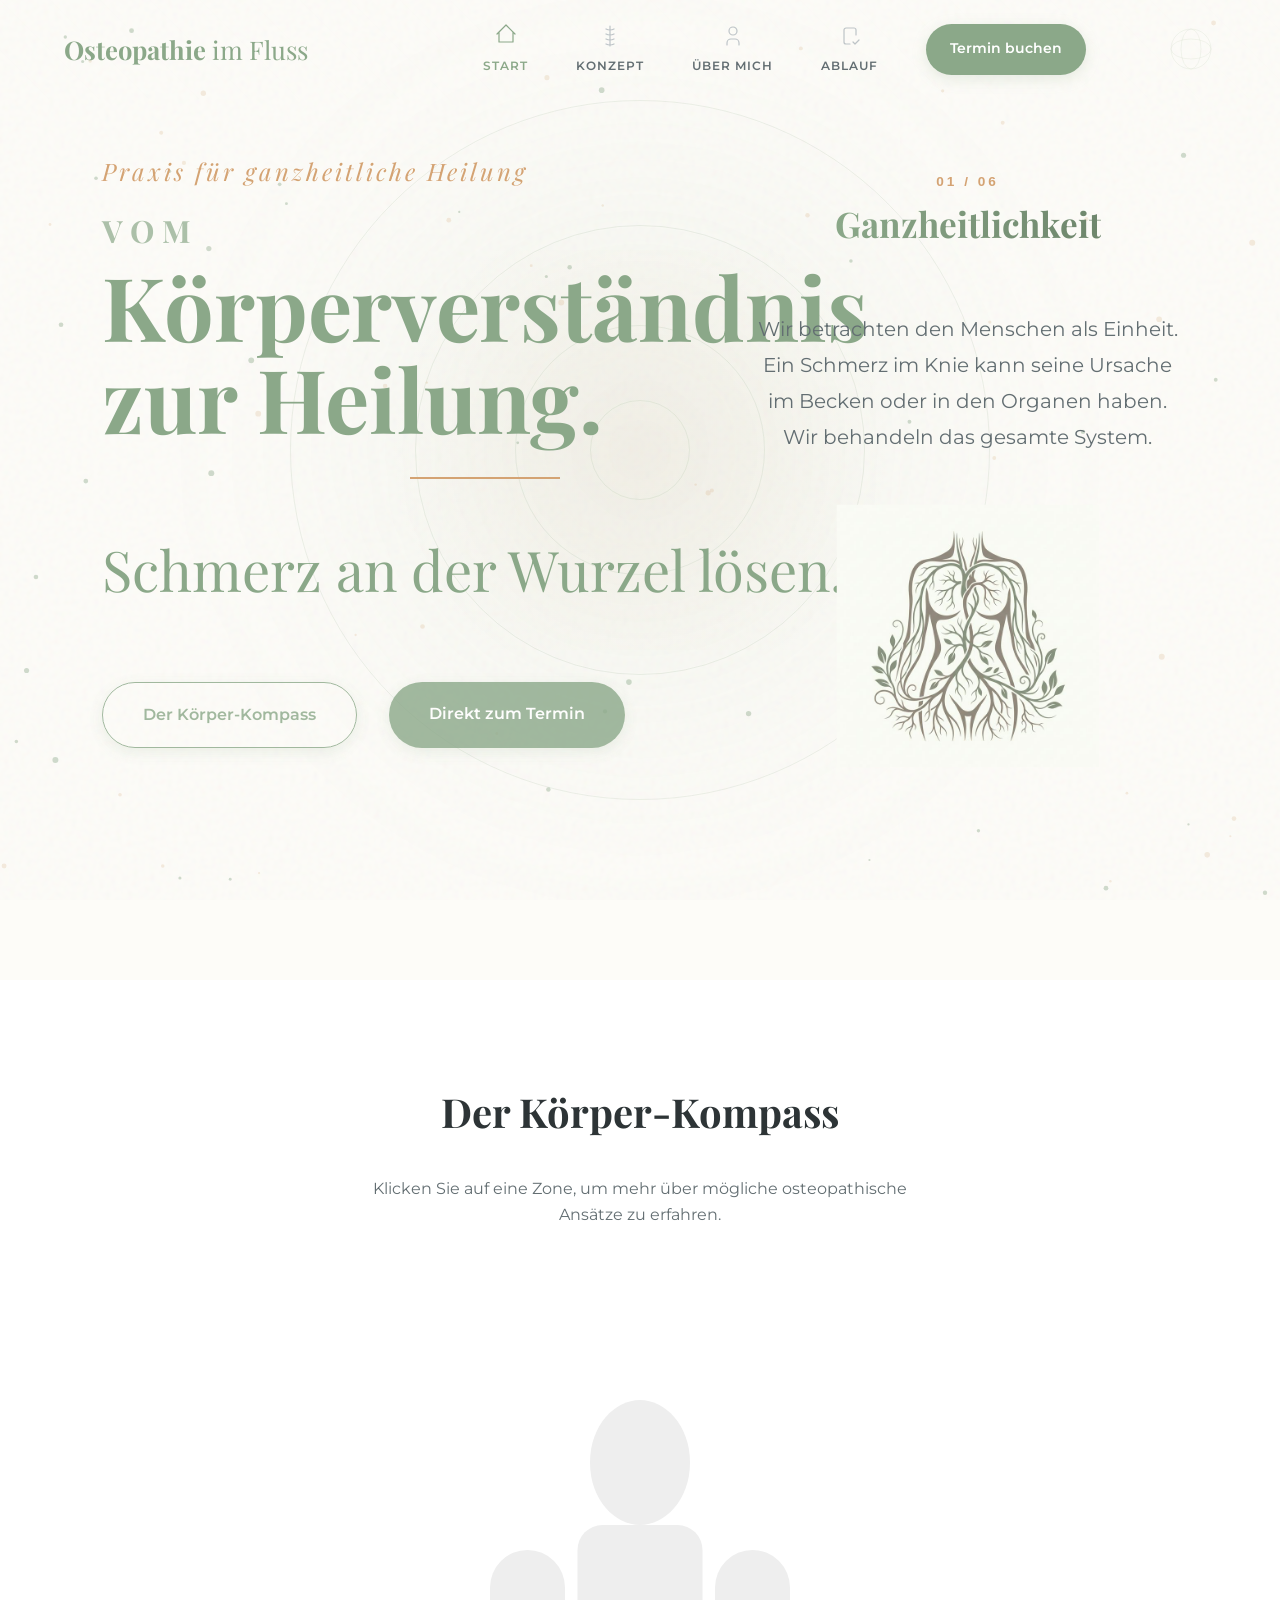
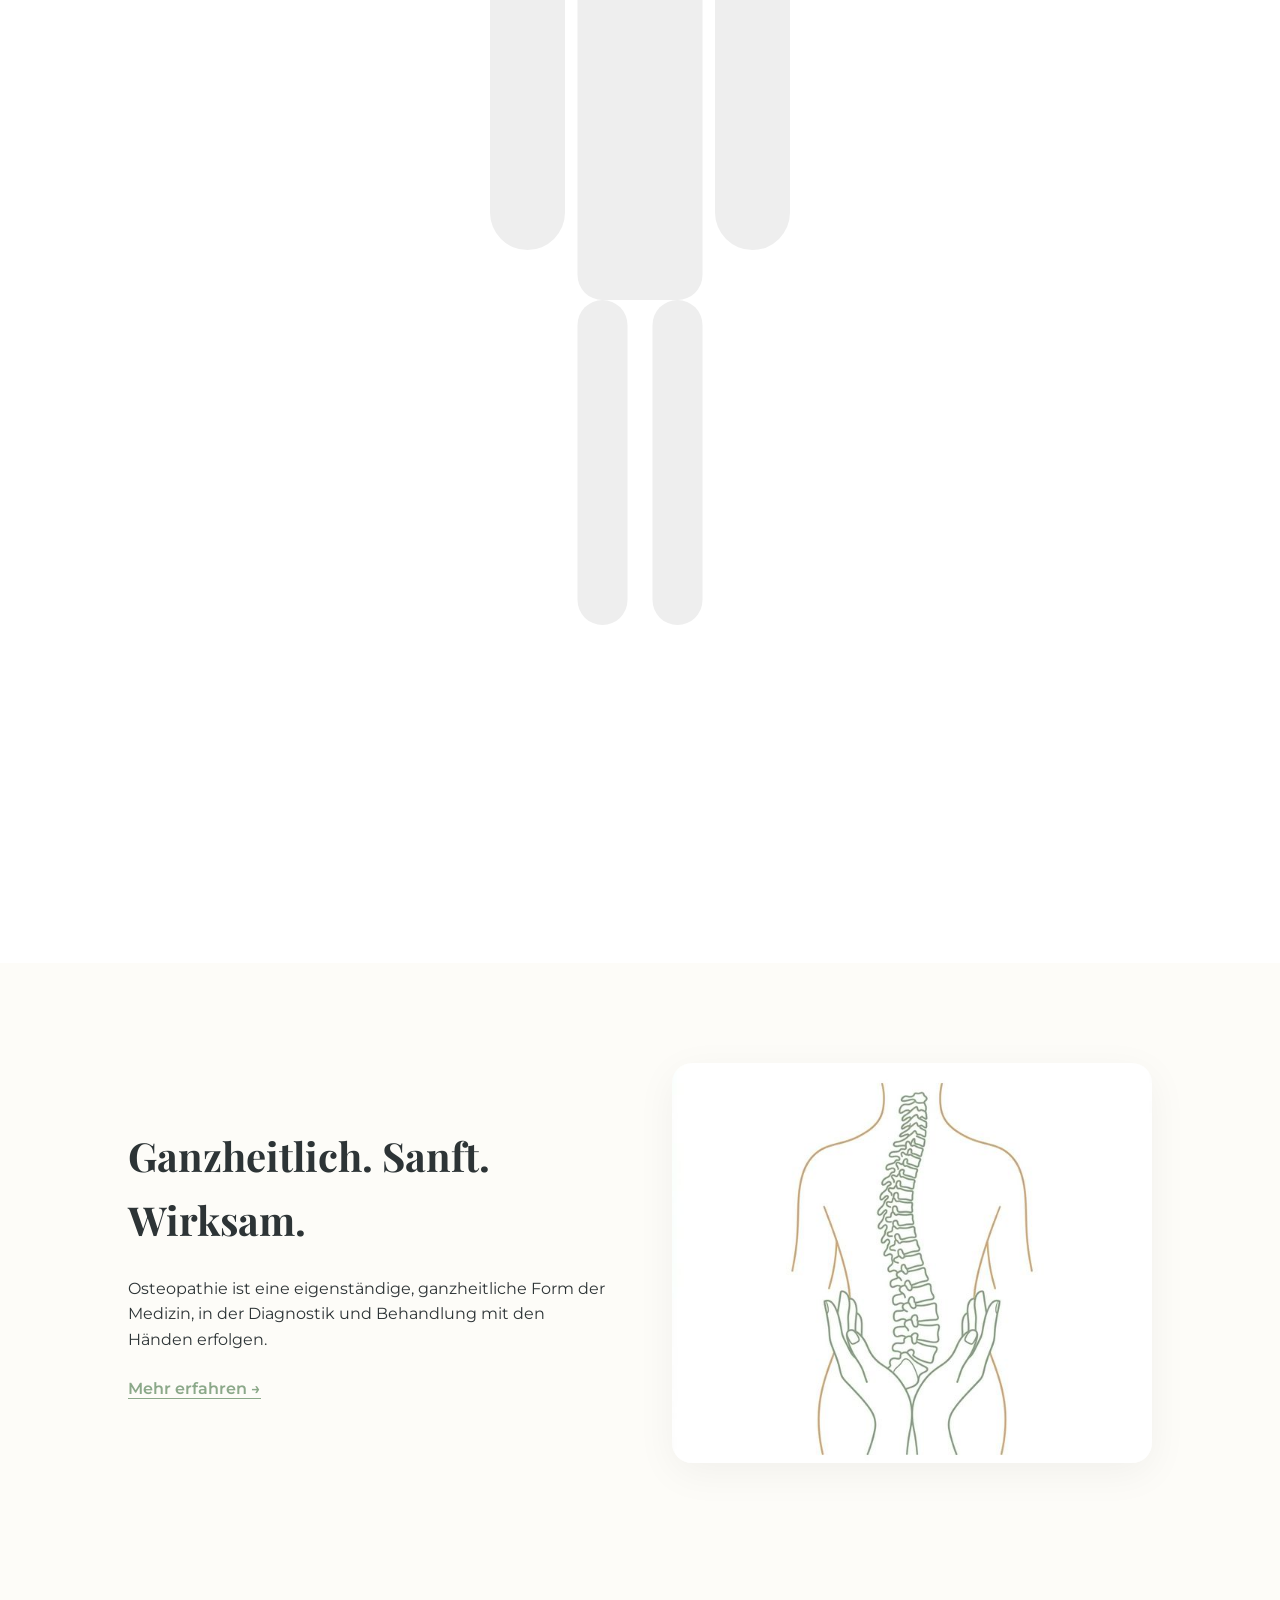
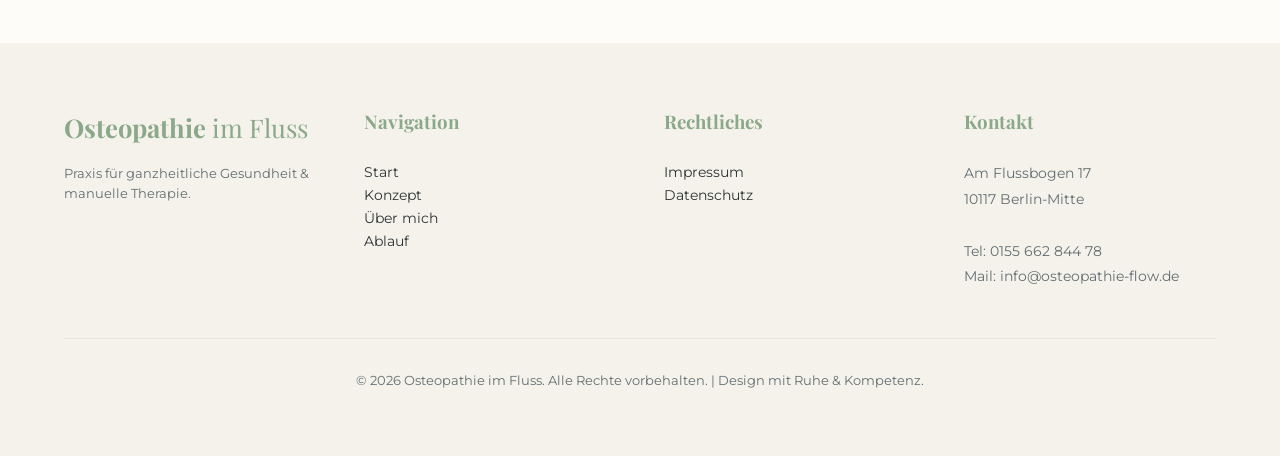
<file: index.html>
<!DOCTYPE html>
<html lang="de">
<head>
    <meta charset="UTF-8">
    <meta name="viewport" content="width=device-width, initial-scale=1.0">
    <title>Osteopathie Berlin | Den Körper verstehen. Schmerz an der Wurzel lösen.</title>
    <meta name="description" content="Ganzheitliche Osteopathie in Berlin. Wir verstehen Ihren Körper und lösen Schmerzen an der Wurzel. Jetzt Termin vereinbaren!">
    <link rel="stylesheet" href="style.css">
    <link rel="icon" type="image/svg+xml" href="favicon.svg">
    <!-- PRELOAD HERO CONTENT -->
    <link rel="preload" as="image" href="hero-img.png">
</head>
<body>

    <nav id="mainNav">
        <div class="logo">Osteopathie <span style="font-weight: 300;">im Fluss</span></div>
        <div class="nav-links">
            <a href="index.html" class="nav-item active">
                <svg viewBox="0 0 24 24" fill="none" stroke="currentColor" xmlns="http://www.w3.org/2000/svg">
                    <path d="M3 12L12 3L21 12M5 10V20H19V10" stroke-linecap="round" stroke-linejoin="round"/>
                </svg>
                <span>Start</span>
            </a>
            <a href="was-ist-osteopathie.html" class="nav-item">
                <svg viewBox="0 0 24 24" fill="none" stroke="currentColor" xmlns="http://www.w3.org/2000/svg">
                    <path d="M12 2V22M8 5C8 5 10 6 12 6C14 6 16 5 16 5M8 10C8 10 10 11 12 11C14 11 16 10 16 10M8 15C8 15 10 16 12 16C14 16 16 15 16 15M8 20C8 20 10 21 12 21C14 21 16 20 16 20" stroke-linecap="round" stroke-linejoin="round"/>
                </svg>
                <span>Konzept</span>
            </a>
            <a href="ueber-mich.html" class="nav-item">
                <svg viewBox="0 0 24 24" fill="none" stroke="currentColor" xmlns="http://www.w3.org/2000/svg">
                    <path d="M12 11C14.2091 11 16 9.20914 16 7C16 4.79086 14.2091 3 12 3C9.79086 3 8 4.79086 8 7C8 9.20914 9.79086 11 12 11Z" stroke-linecap="round" stroke-linejoin="round"/>
                    <path d="M6 21V19C6 16.7909 7.79086 15 10 15H14C16.2091 15 18 16.7909 18 19V21" stroke-linecap="round" stroke-linejoin="round"/>
                </svg>
                <span>Über mich</span>
            </a>
            <a href="ablauf-kosten.html" class="nav-item">
                <svg viewBox="0 0 24 24" fill="none" stroke="currentColor" xmlns="http://www.w3.org/2000/svg">
                    <path d="M18 11V6C18 4.89543 17.1046 4 16 4H8C6.89543 4 6 4.89543 6 6V18C6 19.1046 6.89543 20 8 20H12" stroke-linecap="round" stroke-linejoin="round"/>
                    <path d="M15 18L17 20L21 16" stroke-linecap="round" stroke-linejoin="round"/>
                </svg>
                <span>Ablauf</span>
            </a>
            <a href="kontakt.html" class="cta-button">Termin buchen</a>
            <!-- MOBILE SCULPTURE -->
            <div class="sculpture-container">
                <svg viewBox="0 0 100 100">
                    <circle class="sculpture-part" cx="50" cy="50" r="40" />
                    <ellipse class="sculpture-part" cx="50" cy="50" rx="20" ry="40" />
                    <ellipse class="sculpture-part" cx="50" cy="50" rx="40" ry="20" />
                </svg>
            </div>
        </div>
    </nav>

    <main>
        <section class="concept-hero" id="conceptHero">
            <!-- Background Orbit System (Subtle Background) -->
            <div class="orbital-bg-system" id="orbitalSystem">
                <div class="orbit-line"></div>
                <div class="orbit-line"></div>
                <div class="orbit-line"></div>
                <div class="orbit-line"></div>
            </div>
            
            <canvas id="starfieldCanvas" class="particle-canvas"></canvas>
            
            <div class="glow-focus-box"></div>
            <div class="starfield-glow"></div>
 
            <!-- Left: Brand Message -->
            <div class="concept-hero-content">
                <span style="font-family: 'Playfair Display'; font-style: italic; color: var(--accent); font-size: 1.5rem; letter-spacing: 3px; display: block; margin-bottom: 1.5rem;">Praxis für ganzheitliche Heilung</span>
                <h1>
                    <span style="font-size: 0.35em; display: block; margin-bottom: 0.8rem; opacity: 0.7; letter-spacing: 8px;">VOM</span> 
                    Körperverständnis <br>zur Heilung.
                </h1>
                <div class="title-line"></div>
                <h2>Schmerz an der Wurzel lösen.</h2>
                
                <div class="hero-actions">
                    <a href="#kompass" class="cta-button" onclick="window.triggerRipple(event.clientX, event.clientY)" style="background: transparent; border: 1px solid var(--primary); color: var(--primary); padding: 1.2rem 2.5rem; font-size: 1rem;">Der Körper-Kompass</a>
                    <a href="kontakt.html" class="cta-button" style="padding: 1.2rem 2.5rem; font-size: 1rem;">Direkt zum Termin</a>
                </div>
            </div>

            <!-- Right: Rotating Insights -->
            <div class="insight-card-container">
                <!-- 1. Ganzheitlichkeit -->
                <div class="insight-card active">
                    <span class="insight-number">01 / 06</span>
                    <div class="insight-element" style="background-image: url('illus_ganzheit.png');"></div>
                    <h3>Ganzheitlichkeit</h3>
                    <p>Wir betrachten den Menschen als Einheit. Ein Schmerz im Knie kann seine Ursache im Becken oder in den Organen haben. Wir behandeln das gesamte System.</p>
                </div>

                <!-- 2. Autokorrektur -->
                <div class="insight-card">
                    <span class="insight-number">02 / 06</span>
                    <div class="insight-element" style="background-image: url('illus_autokor.png');"></div>
                    <h3>Autokorrektur</h3>
                    <p>Der Körper trägt die Heilkraft in sich. Wir lösen Barrieren, damit Ihr System seine eigenen Selbstheilungskräfte wieder voll entfalten kann.</p>
                </div>

                <!-- 3. Struktur und Funktion -->
                <div class="insight-card">
                    <span class="insight-number">03 / 06</span>
                    <div class="insight-element" style="background-image: url('illus_struktur.png');"></div>
                    <h3>Struktur & Funktion</h3>
                    <p>Die Form bestimmt die Funktion – und umgekehrt. Wir setzen an beiden Punkten gleichzeitig an, um Bewegungseinschränkungen nachhaltig zu lösen.</p>
                </div>

                <!-- 4. Rule of the Artery -->
                <div class="insight-card">
                    <span class="insight-number">04 / 06</span>
                    <div class="insight-element" style="background-image: url('illus_arterie.png');"></div>
                    <h3>Gesetz der Arterie</h3>
                    <p>Alle Körperflüssigkeiten müssen frei fließen, um Zellen zu versorgen. Getreu unserem Motto „im Fluss“ sorgen wir für uneingeschränkte Zirkulation.</p>
                </div>

                <!-- 5. Die drei Teilbereiche -->
                <div class="insight-card">
                    <span class="insight-number">05 / 06</span>
                    <div class="insight-element" style="background-image: url('illus_trio.png');"></div>
                    <h3>Das Trio der Heilung</h3>
                    <p>Wir vereinen Parietale (Bewegungsapparat), Viszerale (Organe) und Craniosacrale (Nervensystem) Osteopathie in einer Behandlung.</p>
                </div>

                <!-- 6. Die Palpation -->
                <div class="insight-card">
                    <span class="insight-number">06 / 06</span>
                    <div class="insight-element" style="background-image: url('illus_palpat.png');"></div>
                    <h3>Die Palpation</h3>
                    <p>Unsere Hände sind das wichtigste Werkzeug. Wir spüren feinste Spannungsänderungen, die für technische Geräte oft unsichtbar bleiben.</p>
                </div>
            </div>
        </section>

        <script>
            // Orbital Parallax & Particle System
            const hero = document.getElementById('conceptHero');
            const orbitLines = document.querySelectorAll('.orbit-line');
            const canvas = document.getElementById('starfieldCanvas');
            const ctx = canvas.getContext('2d');
            const insightCards = document.querySelectorAll('.insight-card');
            let currentInsight = 0;

            setTimeout(() => hero.classList.add('visible'), 500);

            // Cycle through insights every 2 seconds
            setInterval(() => {
                insightCards[currentInsight].classList.remove('active');
                currentInsight = (currentInsight + 1) % insightCards.length;
                insightCards[currentInsight].classList.add('active');
            }, 3000); // 3 seconds for better readability, can change back to 2000 if needed

            function resize() {
                canvas.width = window.innerWidth;
                canvas.height = window.innerHeight;
            }
            window.addEventListener('resize', resize);
            resize();

            const particles = [];
            for (let i = 0; i < 80; i++) {
                particles.push({
                    x: Math.random() * canvas.width,
                    y: Math.random() * canvas.height,
                    size: Math.random() * 2 + 1,
                    speedX: Math.random() * 0.4 - 0.2,
                    speedY: Math.random() * 0.4 - 0.2,
                    glow: Math.random() > 0.5
                });
            }

            function animate() {
                ctx.clearRect(0, 0, canvas.width, canvas.height);
                particles.forEach(p => {
                    p.x += p.speedX;
                    p.y += p.speedY;
                    if (p.x < 0 || p.x > canvas.width) p.speedX *= -1;
                    if (p.y < 0 || p.y > canvas.height) p.speedY *= -1;

                    ctx.beginPath();
                    ctx.arc(p.x, p.y, p.size, 0, Math.PI * 2);
                    ctx.fillStyle = p.glow ? 'rgba(139, 168, 137, 0.4)' : 'rgba(212, 163, 115, 0.2)';
                    ctx.fill();
                });
                requestAnimationFrame(animate);
            }
            animate();

            hero.addEventListener('mousemove', (e) => {
                const moveX = (e.clientX - window.innerWidth / 2) * 0.05;
                const moveY = (e.clientY - window.innerHeight / 2) * 0.05;
                
                orbitLines.forEach((line, index) => {
                    const depth = (index + 1) * 0.2;
                    line.style.transform = `translate(calc(-50% + ${moveX * depth}px), calc(-50% + ${moveY * depth}px))`;
                });
            });
        </script>

        <!-- KÖRPER-KOMPASS SECTION -->
        <section id="kompass" class="kompass-section" style="padding: 100px 5%; text-align: center; background: #fff;">
            <div class="container" style="max-width: 1200px; margin: 0 auto; display: flex; flex-direction: column; align-items: center;">
                <h2 style="font-size: 2.5rem; margin-bottom: 2rem;">Der Körper-Kompass</h2>
                <p style="margin-bottom: 3rem; color: var(--text-light); max-width: 600px;">Klicken Sie auf eine Zone, um mehr über mögliche osteopathische Ansätze zu erfahren.</p>
                
                <div class="compass-wrapper" style="position: relative; width: 100%; max-width: 500px;">
                    <!-- Minimalist Body SVG -->
                    <svg viewBox="0 0 200 400" xmlns="http://www.w3.org/2000/svg" style="width: 100%; height: auto;">
                        <path d="M100,50 C110,50 120,60 120,75 C120,90 110,100 100,100 C90,100 80,90 80,75 C80,60 90,50 100,50 Z" fill="#eee" class="zone" data-zone="Nacken" cursor="pointer" />
                        <rect x="75" y="100" width="50" height="150" fill="#eee" class="zone" data-zone="Rücken" cursor="pointer" rx="10" />
                        <rect x="40" y="110" width="30" height="120" fill="#eee" class="zone" data-zone="Hand/Arm" cursor="pointer" rx="15" />
                        <rect x="130" y="110" width="30" height="120" fill="#eee" class="zone" data-zone="Hand/Arm" cursor="pointer" rx="15" />
                        <rect x="75" y="250" width="20" height="130" fill="#eee" class="zone" data-zone="Beine" cursor="pointer" rx="10" />
                        <rect x="105" y="250" width="20" height="130" fill="#eee" class="zone" data-zone="Beine" cursor="pointer" rx="10" />
                    </svg>
                    
                    <div id="zone-info" style="margin-top: 2rem; padding: 2rem; background: var(--base); border-left: 4px solid var(--accent); border-radius: 8px; text-align: left; opacity: 0; transform: translateY(10px); transition: var(--transition);">
                        <h3 id="zone-title" style="margin-bottom: 0.5rem; color: var(--primary);">Zone wählen</h3>
                        <p id="zone-text" style="font-size: 0.9rem; color: var(--text-light);">Bitte klicken Sie auf eine Körperregion in der Grafik für Informationen.</p>
                    </div>
                </div>
            </div>
        </section>

        <!-- PHILOSOPHIE PREVIEW -->
        <section class="philosophy-preview" style="padding: 100px 10%; display: grid; grid-template-columns: 1fr 1fr; gap: 4rem; align-items: center;">
            <div class="content">
                <h2 style="font-size: 2.5rem; margin-bottom: 1.5rem;">Ganzheitlich. Sanft. Wirksam.</h2>
                <p style="margin-bottom: 1.5rem;">Osteopathie ist eine eigenständige, ganzheitliche Form der Medizin, in der Diagnostik und Behandlung mit den Händen erfolgen.</p>
                <a href="was-ist-osteopathie.html" style="color: var(--primary); font-weight: 600; border-bottom: 1px solid var(--primary);">Mehr erfahren &rarr;</a>
            </div>
            <div class="illustration" style="height: 400px; border-radius: 20px; overflow: hidden; position: relative; box-shadow: 0 10px 40px rgba(0,0,0,0.05);">
                <img src="hero-img.png" alt="Osteopathische Behandlung Illustration" style="width: 100%; height: 100%; object-fit: cover;">
            </div>
        </section>
    </main>

    <footer>
        <div class="footer-content">
            <div class="footer-section">
                <div class="logo">Osteopathie <span style="font-weight: 300;">im Fluss</span></div>
                <p style="font-size: 0.8rem; margin-top: 1rem; color: var(--text-light);">Praxis für ganzheitliche Gesundheit & manuelle Therapie.</p>
            </div>
            <div class="footer-section">
                <h3>Navigation</h3>
                <ul style="font-size: 0.9rem;">
                    <li><a href="index.html">Start</a></li>
                    <li><a href="was-ist-osteopathie.html">Konzept</a></li>
                    <li><a href="ueber-mich.html">Über mich</a></li>
                    <li><a href="ablauf-kosten.html">Ablauf</a></li>
                </ul>
            </div>
            <div class="footer-section">
                <h3>Rechtliches</h3>
                <ul style="font-size: 0.9rem;">
                    <li><a href="impressum.html">Impressum</a></li>
                    <li><a href="datenschutz.html">Datenschutz</a></li>
                </ul>
            </div>
            <div class="footer-section">
                <h3>Kontakt</h3>
                <p style="font-size: 0.9rem; color: var(--text-light); line-height: 1.8;">
                    Am Flussbogen 17<br>
                    10117 Berlin-Mitte<br><br>
                    Tel: 0155 662 844 78<br>
                    Mail: info@osteopathie-flow.de
                </p>
            </div>
        </div>
        <div class="footer-bottom">
            &copy; 2026 Osteopathie im Fluss. Alle Rechte vorbehalten. | Design mit Ruhe & Kompetenz.
        </div>
    </footer>

    <script>
        const zones = {
            "Nacken": "Nackenschmerzen und Blockaden der Halswirbelsäule können oft durch sanfte manuelle Techniken gelöst werden, die den Lymphfluss und die Durchblutung fördern.",
            "Rücken": "Rückenschmerzen sind oft komplex. Wir betrachten nicht nur die Wirbel, sondern auch die Faszien und inneren Organe, die oft die wahre Ursache für Verspannungen sind.",
            "Hand/Arm": "Bei Schulter-Arm-Syndromen oder Handgelenksbeschwerden suchen wir nach Bewegungseinschränkungen entlang der gesamten motorischen Kette von der Wirbelsäule bis zur Fingerspitze.",
            "Beine": "Beinhaltende Beschwerden, ob im Knie oder Hüfte, werden oft durch Statikprobleme im Becken verursacht. Wir balancieren Ihren Körperschwerpunkt aus."
        };

        const zoneElements = document.querySelectorAll('.zone');
        const infoBox = document.getElementById('zone-info');
        const titleEl = document.getElementById('zone-title');
        const textEl = document.getElementById('zone-text');

        zoneElements.forEach(zone => {
            zone.addEventListener('mouseenter', () => zone.style.fill = '#8BA889');
            zone.addEventListener('mouseleave', () => {
                if(titleEl.innerText !== zone.dataset.zone) zone.style.fill = '#eee';
            });
            zone.addEventListener('click', () => {
                // Reset all
                zoneElements.forEach(z => z.style.fill = '#eee');
                // Set active
                zone.style.fill = '#D4A373';
                
                titleEl.textContent = zone.dataset.zone;
                textEl.textContent = zones[zone.dataset.zone];
                
                infoBox.style.opacity = '1';
                infoBox.style.transform = 'translateY(0)';
            });
        });

        // Simple Fade-in animation on scroll
        const faders = document.querySelectorAll('section');
        const appearOptions = { threshold: 0.2 };
        const appearOnScroll = new IntersectionObserver((entries, observer) => {
            entries.forEach(entry => {
                if (!entry.isIntersecting) return;
                entry.target.style.opacity = '1';
                entry.target.style.transform = 'translateY(0)';
                observer.unobserve(entry.target);
            });
        }, appearOptions);

        faders.forEach(fader => {
            fader.style.opacity = '0';
            fader.style.transform = 'translateY(30px)';
            fader.style.transition = 'all 1s ease';
            appearOnScroll.observe(fader);
        });
    </script>
    <script>
        // Header Scroll Effect
        const mainNav = document.getElementById('mainNav');
        window.addEventListener('scroll', () => {
            if (window.scrollY > 50) {
                mainNav.classList.add('scrolled');
            } else {
                mainNav.classList.remove('scrolled');
            }
        });
    </script>
    <script src="particles.js"></script>
    <script src="hero-mesh.js"></script>
</body>
</html>
</file>
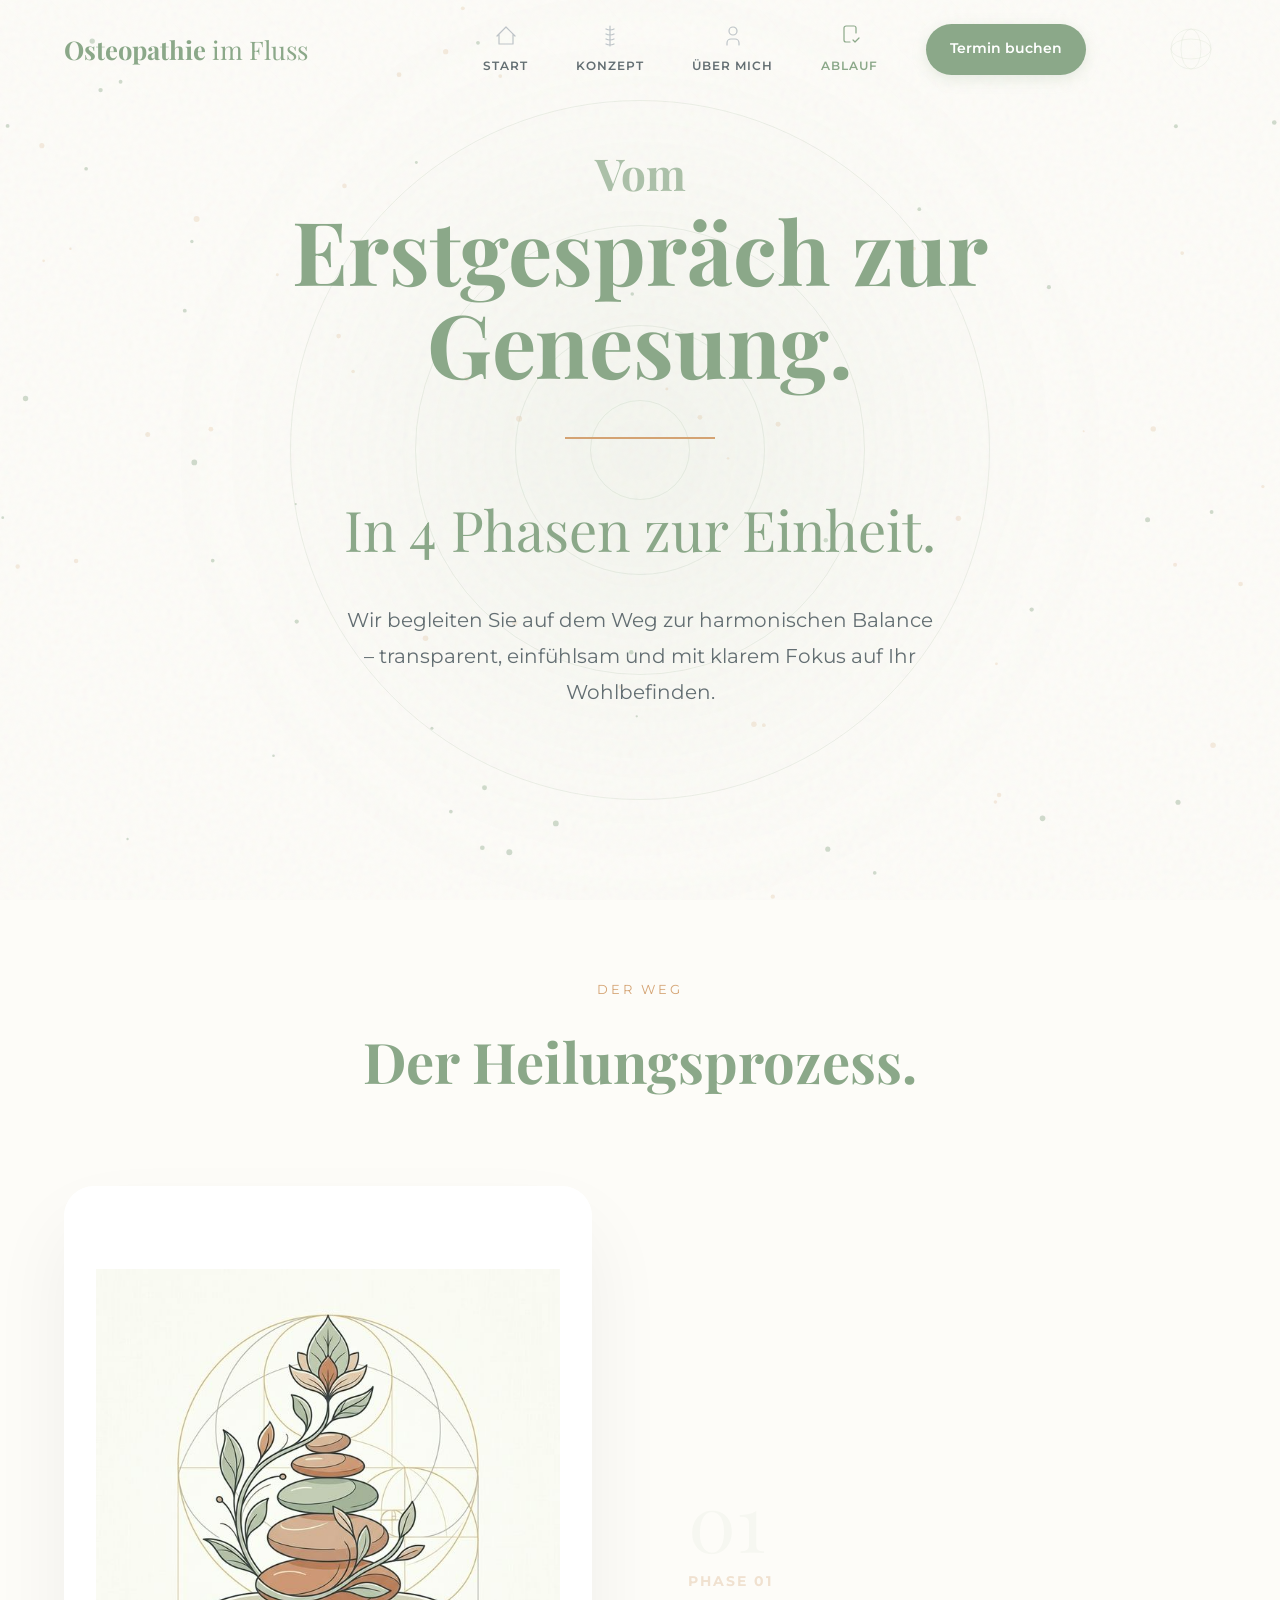
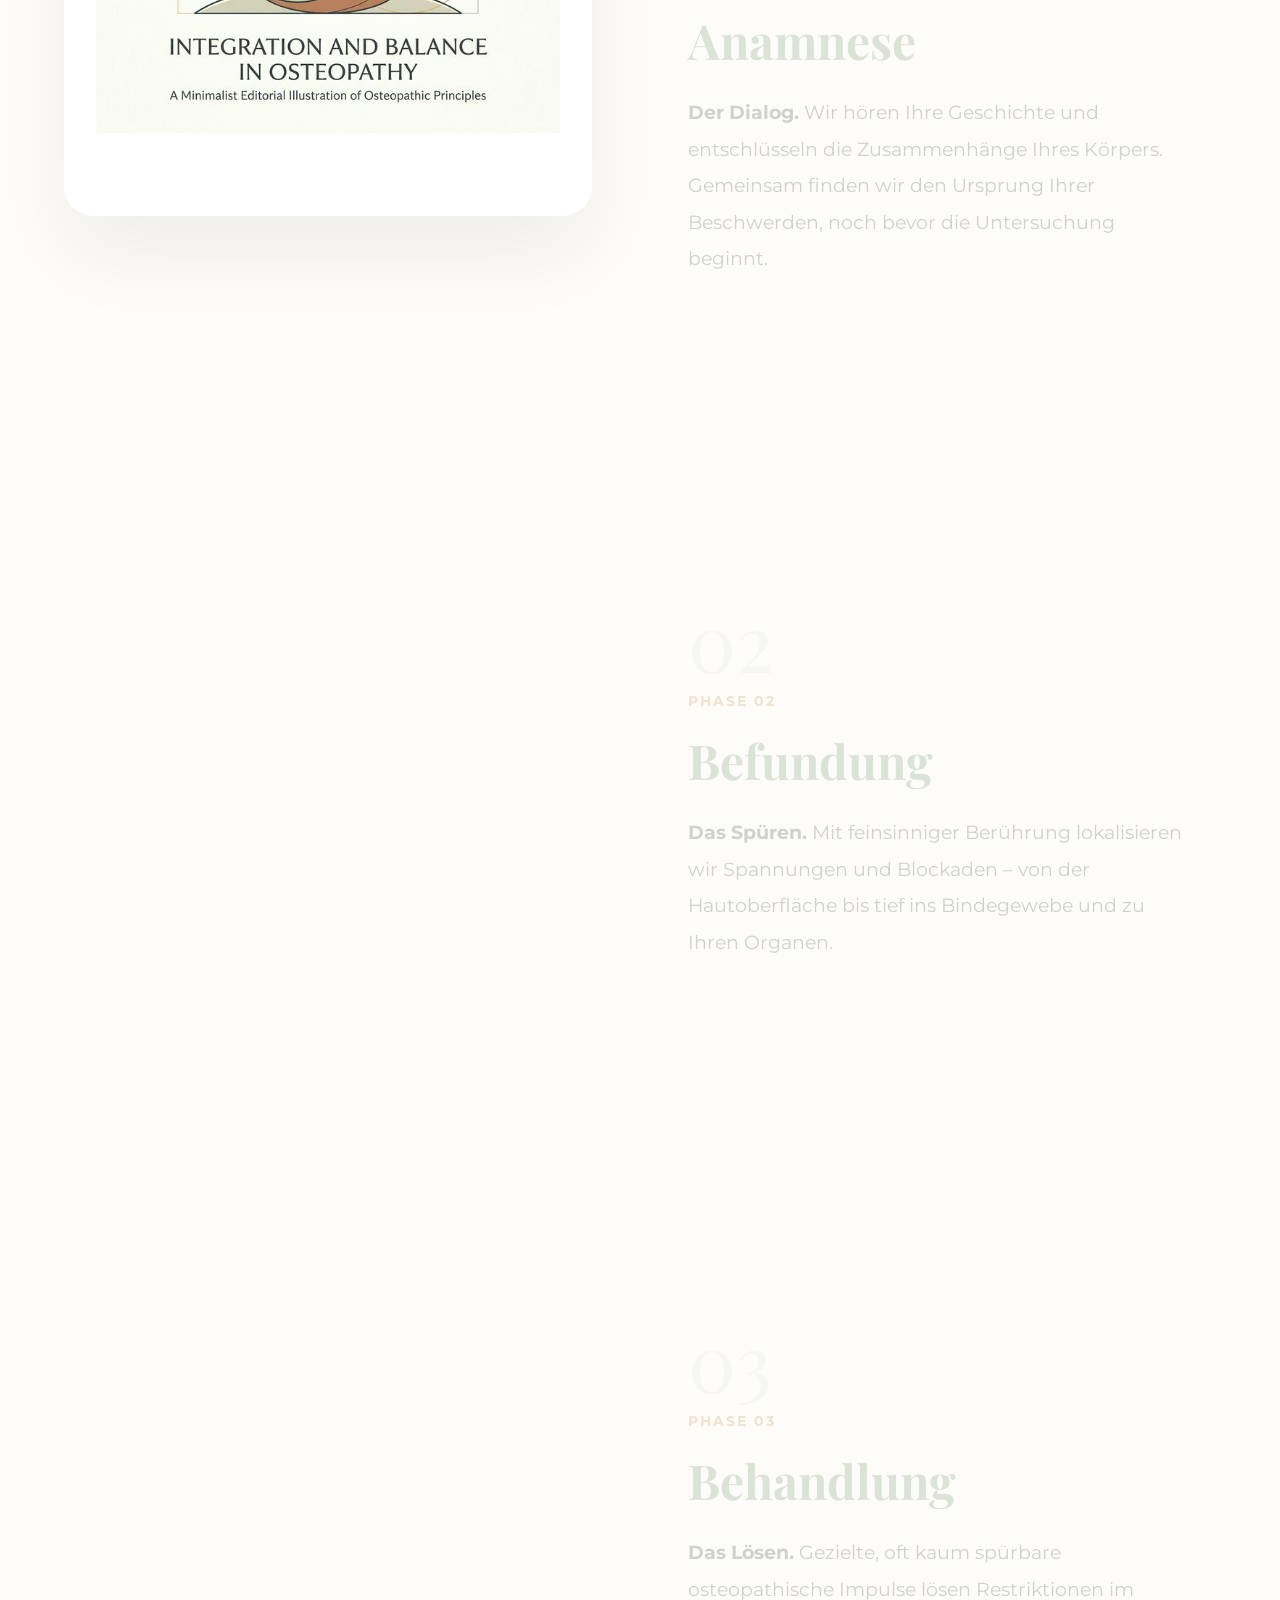
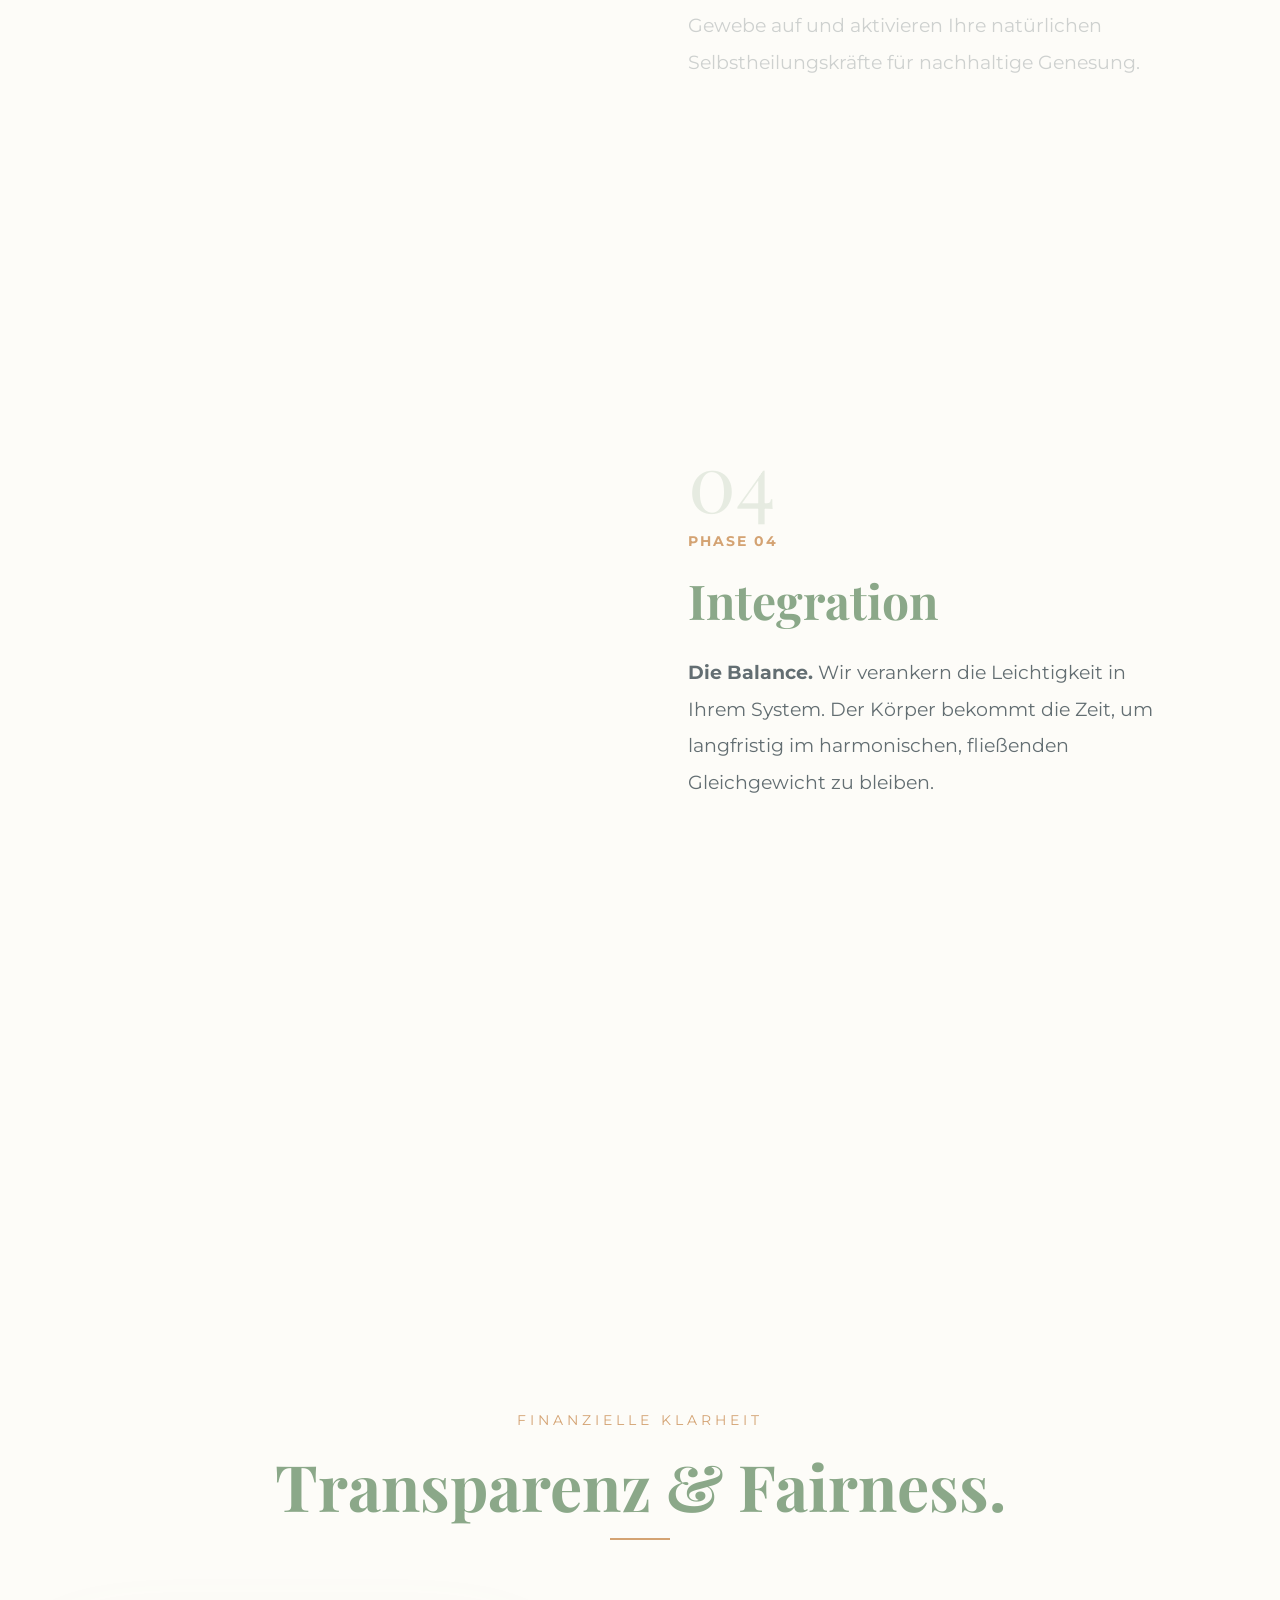
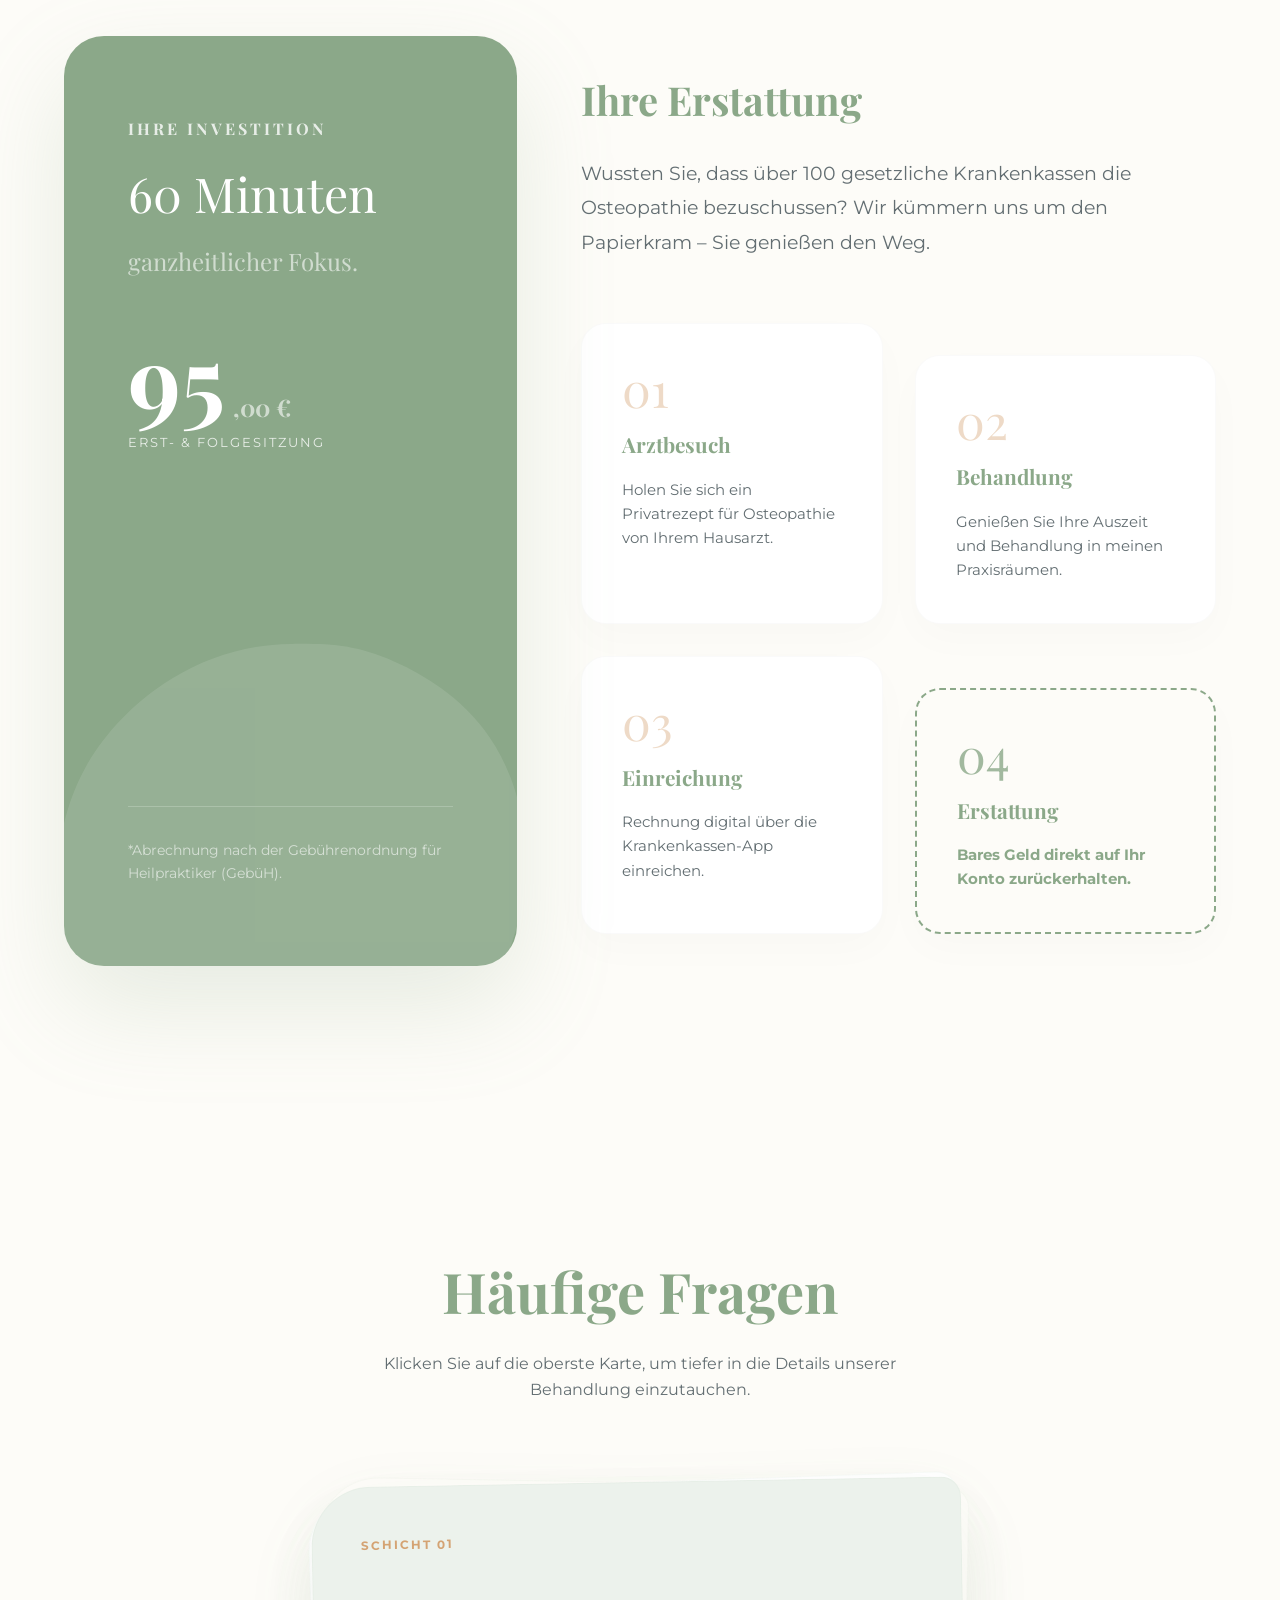
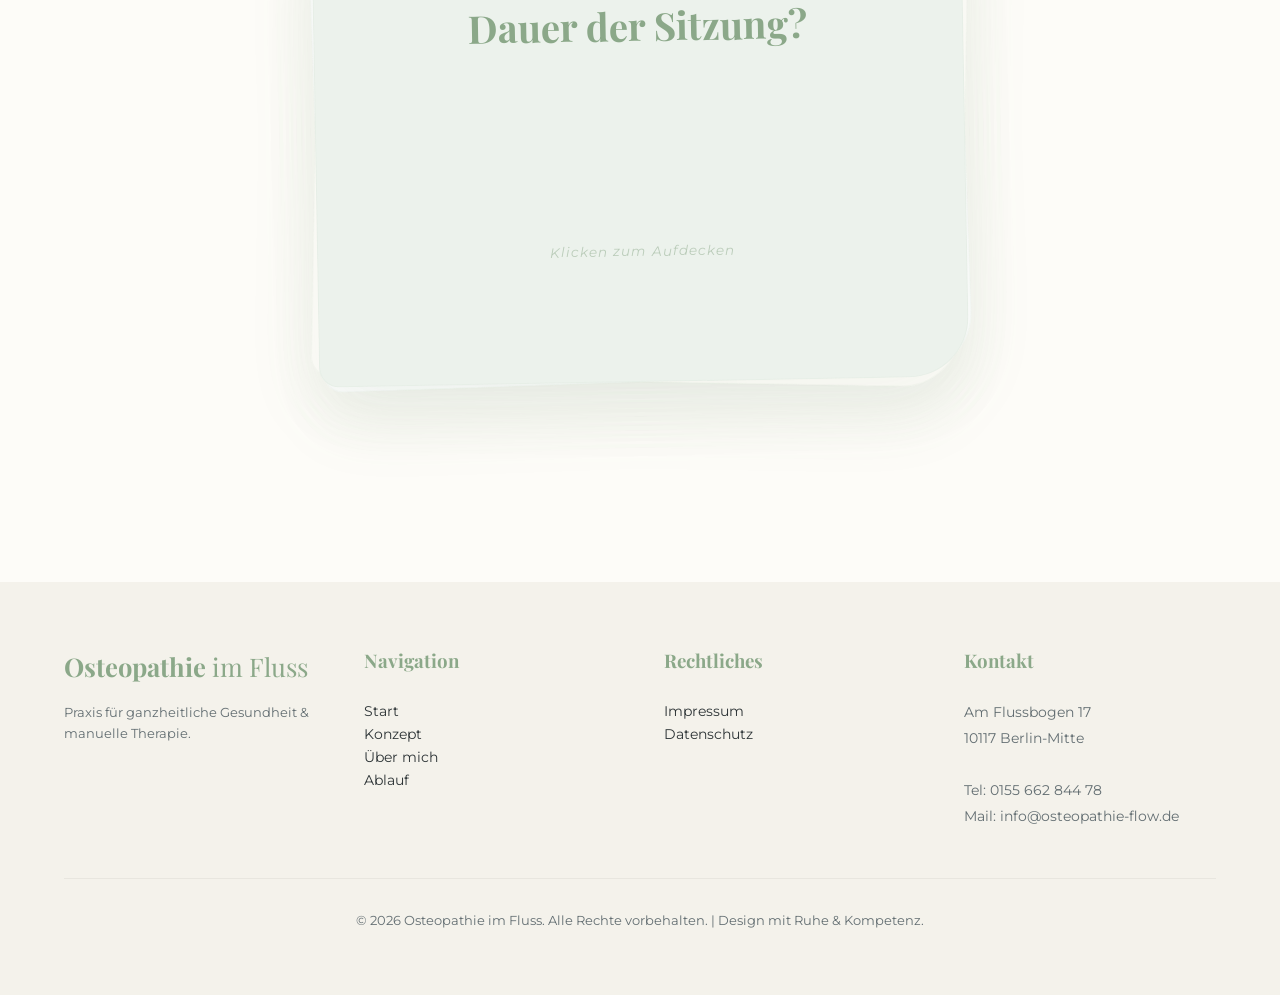
<file: ablauf-kosten.html>
<!DOCTYPE html>
<html lang="de">
<head>
    <meta charset="UTF-8">
    <meta name="viewport" content="width=device-width, initial-scale=1.0">
    <title>Ablauf & Kosten | Transparenz für Ihre Gesundheit</title>
    <meta name="description" content="Transparente Kosten & Informationen zum Ablauf einer osteopathischen Behandlung. Erstattung durch Krankenkassen & Erstgespräch.">
    <link rel="stylesheet" href="style.css">
    <link rel="icon" type="image/svg+xml" href="favicon.svg">
    <style>
        .step-card {
            display: flex;
            align-items: center;
            margin-bottom: 3rem;
            background: #fff;
            padding: 2rem;
            border-radius: 15px;
            box-shadow: 0 4px 15px rgba(0,0,0,0.03);
            transition: var(--transition);
        }
        .step-num {
            font-size: 3rem;
            color: var(--primary);
            font-family: 'Playfair Display', serif;
            margin-right: 2rem;
            font-weight: 700;
        }
        .faq-search {
            width: 100%;
            padding: 1rem;
            border: 1px solid #eee;
            border-radius: 50px;
            margin-bottom: 2rem;
            font-family: 'Montserrat', sans-serif;
        }
        .faq-item {
            margin-bottom: 1rem;
            padding: 1.5rem;
            background: #fff;
            border-radius: 10px;
            transition: var(--transition);
        }
        .faq-item h4 { margin-bottom: 0.5rem; color: var(--primary); }
    </style>
</head>
<body>

    <nav id="mainNav">
        <div class="logo">Osteopathie <span style="font-weight: 300;">im Fluss</span></div>
        <div class="nav-links">
            <a href="index.html" class="nav-item">
                <svg viewBox="0 0 24 24" fill="none" stroke="currentColor" xmlns="http://www.w3.org/2000/svg">
                    <path d="M3 12L12 3L21 12M5 10V20H19V10" stroke-linecap="round" stroke-linejoin="round"/>
                </svg>
                <span>Start</span>
            </a>
            <a href="was-ist-osteopathie.html" class="nav-item">
                <svg viewBox="0 0 24 24" fill="none" stroke="currentColor" xmlns="http://www.w3.org/2000/svg">
                    <path d="M12 2V22M8 5C8 5 10 6 12 6C14 6 16 5 16 5M8 10C8 10 10 11 12 11C14 11 16 10 16 10M8 15C8 15 10 16 12 16C14 16 16 15 16 15M8 20C8 20 10 21 12 21C14 21 16 20 16 20" stroke-linecap="round" stroke-linejoin="round"/>
                </svg>
                <span>Konzept</span>
            </a>
            <a href="ueber-mich.html" class="nav-item">
                <svg viewBox="0 0 24 24" fill="none" stroke="currentColor" xmlns="http://www.w3.org/2000/svg">
                    <path d="M12 11C14.2091 11 16 9.20914 16 7C16 4.79086 14.2091 3 12 3C9.79086 3 8 4.79086 8 7C8 9.20914 9.79086 11 12 11Z" stroke-linecap="round" stroke-linejoin="round"/>
                    <path d="M6 21V19C6 16.7909 7.79086 15 10 15H14C16.2091 15 18 16.7909 18 19V21" stroke-linecap="round" stroke-linejoin="round"/>
                </svg>
                <span>Über mich</span>
            </a>
            <a href="ablauf-kosten.html" class="nav-item active">
                <svg viewBox="0 0 24 24" fill="none" stroke="currentColor" xmlns="http://www.w3.org/2000/svg">
                    <path d="M18 11V6C18 4.89543 17.1046 4 16 4H8C6.89543 4 6 4.89543 6 6V18C6 19.1046 6.89543 20 8 20H12" stroke-linecap="round" stroke-linejoin="round"/>
                    <path d="M15 18L17 20L21 16" stroke-linecap="round" stroke-linejoin="round"/>
                </svg>
                <span>Ablauf</span>
            </a>
            <a href="kontakt.html" class="cta-button">Termin buchen</a>
            <!-- MOBILE SCULPTURE -->
            <div class="sculpture-container">
                <svg viewBox="0 0 100 100">
                    <circle class="sculpture-part" cx="50" cy="50" r="40" />
                    <ellipse class="sculpture-part" cx="50" cy="50" rx="20" ry="40" />
                    <ellipse class="sculpture-part" cx="50" cy="50" rx="40" ry="20" />
                </svg>
            </div>
        </div>
    </nav>

    <main>
        <!-- CONCEPT HERO (ORBITAL STARFIELD) -->
        <section class="concept-hero centered" id="conceptHero">
            <!-- Background Orbit System -->
            <div class="orbital-bg-system" id="orbitalSystem">
                <div class="orbit-line"></div>
                <div class="orbit-line"></div>
                <div class="orbit-line"></div>
                <div class="orbit-line"></div>
            </div>
            
            <!-- Stardust Particle System -->
            <canvas id="starfieldCanvas" class="particle-canvas"></canvas>
            
            <!-- Glow Focus -->
            <div class="glow-focus-box"></div>
            <div class="starfield-glow"></div>

            <div class="concept-hero-content">
                <h1><span style="font-size: 0.5em; display: block; margin-bottom: 0.5rem; opacity: 0.7;">Vom</span> Erstgespräch zur Genesung.</h1>
                <div class="title-line"></div>
                <h2>In 4 Phasen zur Einheit.</h2>
                <p>Wir begleiten Sie auf dem Weg zur harmonischen Balance – transparent, einfühlsam und mit klarem Fokus auf Ihr Wohlbefinden.</p>
            </div>
        </section>

        <script>
            // Orbital Parallax & Particle System
            const hero = document.getElementById('conceptHero');
            const orbitalSystem = document.getElementById('orbitalSystem');
            const orbitLines = document.querySelectorAll('.orbit-line');
            const canvas = document.getElementById('starfieldCanvas');
            const ctx = canvas.getContext('2d');

            setTimeout(() => hero.classList.add('visible'), 500);

            function resize() {
                canvas.width = window.innerWidth;
                canvas.height = window.innerHeight;
            }
            window.addEventListener('resize', resize);
            resize();

            const particles = [];
            for (let i = 0; i < 80; i++) {
                particles.push({
                    x: Math.random() * canvas.width,
                    y: Math.random() * canvas.height,
                    size: Math.random() * 2 + 1,
                    speedX: Math.random() * 0.5 - 0.25,
                    speedY: Math.random() * 0.5 - 0.25,
                    glow: Math.random() > 0.5
                });
            }

            function animate() {
                ctx.clearRect(0, 0, canvas.width, canvas.height);
                particles.forEach(p => {
                    p.x += p.speedX;
                    p.y += p.speedY;
                    if (p.x < 0 || p.x > canvas.width) p.speedX *= -1;
                    if (p.y < 0 || p.y > canvas.height) p.speedY *= -1;

                    ctx.beginPath();
                    ctx.arc(p.x, p.y, p.size, 0, Math.PI * 2);
                    ctx.fillStyle = p.glow ? 'rgba(139, 168, 137, 0.4)' : 'rgba(212, 163, 115, 0.2)';
                    ctx.fill();
                });
                requestAnimationFrame(animate);
            }
            animate();

            hero.addEventListener('mousemove', (e) => {
                const moveX = (e.clientX - window.innerWidth / 2) * 0.05;
                const moveY = (e.clientY - window.innerHeight / 2) * 0.05;
                
                orbitLines.forEach((line, index) => {
                    const depth = (index + 1) * 0.2;
                    line.style.transform = `translate(calc(-50% + ${moveX * depth}px), calc(-50% + ${moveY * depth}px))`;
                });
            });
        </script>

        <!-- STICKY SCROLL PROCESS (Der Heilungsprozess) -->
        <section class="sticky-process" style="max-width: 1400px; margin: 5rem auto 10rem auto; position: relative;">
            <div style="text-align: center; margin-bottom: 5rem;">
                <span style="text-transform: uppercase; font-size: 0.8rem; letter-spacing: 3px; color: var(--accent); display: block; margin-bottom: 1rem;">Der Weg</span>
                <h2 style="font-family: 'Playfair Display', serif; font-size: 3.5rem; color: var(--primary);">Der Heilungsprozess.</h2>
            </div>

            <div class="sticky-layout" style="display: flex; gap: 6rem; padding: 0 5%; align-items: flex-start;">
                
                <!-- Left: Sticky Image Container -->
                <div class="sticky-visuals" style="flex: 1; position: sticky; top: 15vh; height: 70vh; border-radius: 30px; overflow: hidden; box-shadow: 0 40px 80px rgba(0,0,0,0.06); background: #fff;">
                    <img id="img-step-1" src="phase_anamnese.png" class="step-image" style="position: absolute; top:0; left:0; width: 100%; height: 100%; object-fit: contain; mix-blend-mode: multiply; padding: 2rem; transition: opacity 0.8s ease, transform 1s ease;">
                    <img id="img-step-2" src="phase_befundung.png" class="step-image" style="position: absolute; top:0; left:0; width: 100%; height: 100%; object-fit: contain; mix-blend-mode: multiply; padding: 2rem; transition: opacity 0.8s ease, transform 1s ease; opacity: 0;">
                    <img id="img-step-3" src="phase_behandlung.png" class="step-image" style="position: absolute; top:0; left:0; width: 100%; height: 100%; object-fit: contain; mix-blend-mode: multiply; padding: 2rem; transition: opacity 0.8s ease, transform 1s ease; opacity: 0;">
                    <img id="img-step-4" src="phase_integration.png" class="step-image" style="position: absolute; top:0; left:0; width: 100%; height: 100%; object-fit: contain; mix-blend-mode: multiply; padding: 2rem; transition: opacity 0.8s ease, transform 1s ease; opacity: 0;">
                </div>

                <!-- Right: Scrolling Text Steps -->
                <div class="scrolling-steps" style="flex: 1; padding: 30vh 0 50vh 0;">
                    
                    <div class="process-text-step" data-step="1" style="min-height: 80vh;">
                        <span style="font-family: 'Playfair Display', serif; font-size: 5rem; color: rgba(139, 168, 137, 0.2); display: block; margin-bottom: -1rem;">01</span>
                        <span style="color: var(--accent); letter-spacing: 2px; text-transform: uppercase; font-size: 0.9rem; font-weight: 700;">Phase 01</span>
                        <h3 style="font-family: 'Playfair Display', serif; font-size: 3rem; color: var(--primary); margin: 0.5rem 0 1rem 0;">Anamnese</h3>
                        <p style="color: var(--text-light); line-height: 1.9; font-size: 1.2rem; max-width: 500px;"><strong>Der Dialog.</strong> Wir hören Ihre Geschichte und entschlüsseln die Zusammenhänge Ihres Körpers. Gemeinsam finden wir den Ursprung Ihrer Beschwerden, noch bevor die Untersuchung beginnt.</p>
                    </div>

                    <div class="process-text-step" data-step="2" style="min-height: 80vh;">
                        <span style="font-family: 'Playfair Display', serif; font-size: 5rem; color: rgba(139, 168, 137, 0.2); display: block; margin-bottom: -1rem;">02</span>
                        <span style="color: var(--accent); letter-spacing: 2px; text-transform: uppercase; font-size: 0.9rem; font-weight: 700;">Phase 02</span>
                        <h3 style="font-family: 'Playfair Display', serif; font-size: 3rem; color: var(--primary); margin: 0.5rem 0 1rem 0;">Befundung</h3>
                        <p style="color: var(--text-light); line-height: 1.9; font-size: 1.2rem; max-width: 500px;"><strong>Das Spüren.</strong> Mit feinsinniger Berührung lokalisieren wir Spannungen und Blockaden – von der Hautoberfläche bis tief ins Bindegewebe und zu Ihren Organen.</p>
                    </div>

                    <div class="process-text-step" data-step="3" style="min-height: 80vh;">
                        <span style="font-family: 'Playfair Display', serif; font-size: 5rem; color: rgba(139, 168, 137, 0.2); display: block; margin-bottom: -1rem;">03</span>
                        <span style="color: var(--accent); letter-spacing: 2px; text-transform: uppercase; font-size: 0.9rem; font-weight: 700;">Phase 03</span>
                        <h3 style="font-family: 'Playfair Display', serif; font-size: 3rem; color: var(--primary); margin: 0.5rem 0 1rem 0;">Behandlung</h3>
                        <p style="color: var(--text-light); line-height: 1.9; font-size: 1.2rem; max-width: 500px;"><strong>Das Lösen.</strong> Gezielte, oft kaum spürbare osteopathische Impulse lösen Restriktionen im Gewebe auf und aktivieren Ihre natürlichen Selbstheilungskräfte für nachhaltige Genesung.</p>
                    </div>

                    <div class="process-text-step" data-step="4" style="min-height: 30vh;">
                        <span style="font-family: 'Playfair Display', serif; font-size: 5rem; color: rgba(139, 168, 137, 0.2); display: block; margin-bottom: -1rem;">04</span>
                        <span style="color: var(--accent); letter-spacing: 2px; text-transform: uppercase; font-size: 0.9rem; font-weight: 700;">Phase 04</span>
                        <h3 style="font-family: 'Playfair Display', serif; font-size: 3rem; color: var(--primary); margin: 0.5rem 0 1rem 0;">Integration</h3>
                        <p style="color: var(--text-light); line-height: 1.9; font-size: 1.2rem; max-width: 500px;"><strong>Die Balance.</strong> Wir verankern die Leichtigkeit in Ihrem System. Der Körper bekommt die Zeit, um langfristig im harmonischen, fließenden Gleichgewicht zu bleiben.</p>
                    </div>

                </div>
            </div>

            <script>
                const processSteps = document.querySelectorAll('.process-text-step');
                const stepImages = document.querySelectorAll('.step-image');

                // Intersection Observer watches which text step is in the middle of the screen
                const processObserver = new IntersectionObserver((entries) => {
                    entries.forEach(entry => {
                        if (entry.isIntersecting) {
                            // Dim all text steps
                            processSteps.forEach(step => step.style.opacity = '0.3');
                            // Highlight the active text step
                            entry.target.style.opacity = '1';
                            
                            // Swap Image in sticky container
                            const stepId = entry.target.getAttribute('data-step');
                            stepImages.forEach(img => {
                                img.style.opacity = '0';
                                img.style.transform = 'scale(1.05)'; // slight zoom out when hidden
                            });
                            const activeImg = document.getElementById('img-step-' + stepId);
                            if(activeImg) {
                                activeImg.style.opacity = '1';
                                activeImg.style.transform = 'scale(1)'; // reset zoom when active
                            }
                        }
                    });
                }, { rootMargin: '-40% 0px -40% 0px', threshold: 0 });

                // Initialize styles and observer
                processSteps.forEach((step, index) => {
                    step.style.transition = 'opacity 0.6s ease';
                    step.style.opacity = index === 0 ? '1' : '0.3';
                    processObserver.observe(step);
                });
            </script>

            <style>
                @media (max-width: 900px) {
                    .sticky-layout { flex-direction: column !important; gap: 3rem !important; }
                    .sticky-visuals { position: relative !important; width: 100% !important; height: 400px !important; top: 0 !important; }
                    .scrolling-steps { padding: 0 !important; }
                    .process-text-step { min-height: auto !important; margin-bottom: 5rem; opacity: 1 !important; }
                }
            </style>
        </section>

        <!-- PREMIUM TRANSPARENCY SPREAD -->
        <section class="transparency-spread" style="margin: 0 auto 10rem auto; max-width: 1300px; padding: 0 5%;">
            <div style="text-align: center; margin-bottom: 6rem;">
                <span style="text-transform: uppercase; font-size: 0.85rem; letter-spacing: 4px; color: var(--accent); display: block; margin-bottom: 1.2rem;">Finanzielle Klarheit</span>
                <h2 style="font-family: 'Playfair Display', serif; font-size: 4rem; color: var(--primary); margin-bottom: 1rem; line-height: 1.1;">Transparenz & Fairness.</h2>
                <div style="width: 60px; height: 2px; background: var(--accent); margin: 0 auto;"></div>
            </div>

            <div class="spread-container" style="display: grid; grid-template-columns: 1fr 1.4fr; gap: 4rem; align-items: stretch;">
                
                <!-- COLUMN 1: THE TICKET (INVESTMENT) -->
                <div class="investment-card" style="background: var(--primary); color: #fff; padding: 5rem 4rem; border-radius: 40px; box-shadow: 0 40px 100px rgba(139, 168, 137, 0.2); position: relative; overflow: hidden; display: flex; flex-direction: column; justify-content: space-between;">
                    <!-- Decorative Background Wave -->
                    <svg style="position: absolute; bottom: -20%; right: -10%; width: 120%; opacity: 0.1; transform: rotate(-5deg);" viewBox="0 0 200 200">
                        <path fill="#fff" d="M44.7,-76.4C58.1,-69.2,70,-58.5,77.4,-45.3C84.8,-32,87.7,-16,86.6,-0.6C85.5,14.8,80.4,29.5,72.4,43.2C64.4,56.8,53.4,69.4,39.9,76.4C26.4,83.4,10.4,84.8,-5.1,83.7C-20.6,82.5,-35.6,78.8,-49.2,71.8C-62.8,64.7,-75,54.4,-81.4,41.2C-87.8,28.1,-88.4,12.1,-86.6,-3.4C-84.8,-18.9,-80.6,-33.9,-72.1,-46.8C-63.6,-59.7,-50.8,-70.5,-36.8,-77.4C-22.9,-84.3,-7.6,-87.3,7.6,-86.1C22.8,-84.9,31.3,-83.6,44.7,-76.4Z" transform="translate(100 100)" />
                    </svg>

                    <div>
                        <h3 style="font-family: 'Playfair Display', serif; font-size: 1rem; margin-bottom: 1.5rem; color: #fff; text-transform: uppercase; letter-spacing: 3px; opacity: 0.8;">Ihre Investition</h3>
                        <div style="font-family: 'Playfair Display', serif; font-size: 3rem; color: #fff; margin-bottom: 3rem; line-height: 1.2;">60 Minuten <br><span style="opacity: 0.6; font-size: 1.5rem;">ganzheitlicher Fokus.</span></div>
                        
                        <div class="price-row" style="margin-bottom: 3rem; position: relative; z-index: 2;">
                            <div style="font-family: 'Playfair Display', serif; font-size: 6rem; line-height: 1; font-weight: 700; margin-bottom: 0.5rem;">95<span style="font-size: 1.5rem; opacity: 0.6; margin-left: 0.5rem;">,00 €</span></div>
                            <span style="display: block; text-transform: uppercase; letter-spacing: 2px; font-size: 0.8rem; opacity: 0.8;">Erst- & Folgesitzung</span>
                        </div>
                    </div>

                    <div style="border-top: 1px solid rgba(255,255,255,0.2); padding-top: 2rem;">
                        <p style="font-size: 0.9rem; opacity: 0.6;">*Abrechnung nach der Gebührenordnung für Heilpraktiker (GebüH).</p>
                    </div>
                </div>

                <!-- COLUMN 2: THE REIMBURSEMENT FLOW (SOCIAL PROOF/PATH) -->
                <div class="reimbursement-panel" style="padding: 2rem 0; display: flex; flex-direction: column; justify-content: center;">
                    <div style="margin-bottom: 4rem;">
                        <h3 style="font-family: 'Playfair Display', serif; font-size: 2.5rem; color: var(--primary); margin-bottom: 1.5rem;">Ihre Erstattung</h3>
                        <p style="color: var(--text-light); font-size: 1.2rem; line-height: 1.8; max-width: 600px;">Wussten Sie, dass über 100 gesetzliche Krankenkassen die Osteopathie bezuschussen? Wir kümmern uns um den Papierkram – Sie genießen den Weg.</p>
                    </div>

                    <!-- Journey Tracker -->
                    <div class="journey-tracker" style="display: grid; grid-template-columns: 1fr 1fr; gap: 2rem;">
                        
                        <!-- Step 01 -->
                        <div class="journey-node" style="background: #fff; padding: 2.5rem; border-radius: 25px; box-shadow: 0 15px 40px rgba(0,0,0,0.02); transition: transform 0.4s ease; border: 1px solid rgba(0,0,0,0.02);">
                            <span style="color: var(--accent); font-family: 'Playfair Display', serif; font-size: 3rem; line-height: 1; display: block; margin-bottom: 1rem; opacity: 0.4;">01</span>
                            <h4 style="font-size: 1.3rem; color: var(--primary); margin-bottom: 1rem;">Arztbesuch</h4>
                            <p style="font-size: 0.95rem; color: var(--text-light); line-height: 1.6;">Holen Sie sich ein Privatrezept für Osteopathie von Ihrem Hausarzt.</p>
                        </div>

                        <!-- Step 02 -->
                        <div class="journey-node" style="background: #fff; padding: 2.5rem; border-radius: 25px; box-shadow: 0 15px 40px rgba(0,0,0,0.02); transition: transform 0.4s ease; border: 1px solid rgba(0,0,0,0.02); margin-top: 2rem;">
                            <span style="color: var(--accent); font-family: 'Playfair Display', serif; font-size: 3rem; line-height: 1; display: block; margin-bottom: 1rem; opacity: 0.4;">02</span>
                            <h4 style="font-size: 1.3rem; color: var(--primary); margin-bottom: 1rem;">Behandlung</h4>
                            <p style="font-size: 0.95rem; color: var(--text-light); line-height: 1.6;">Genießen Sie Ihre Auszeit und Behandlung in meinen Praxisräumen.</p>
                        </div>

                        <!-- Step 03 -->
                        <div class="journey-node" style="background: #fff; padding: 2.5rem; border-radius: 25px; box-shadow: 0 15px 40px rgba(0,0,0,0.02); transition: transform 0.4s ease; border: 1px solid rgba(0,0,0,0.02);">
                            <span style="color: var(--accent); font-family: 'Playfair Display', serif; font-size: 3rem; line-height: 1; display: block; margin-bottom: 1rem; opacity: 0.4;">03</span>
                            <h4 style="font-size: 1.3rem; color: var(--primary); margin-bottom: 1rem;">Einreichung</h4>
                            <p style="font-size: 0.95rem; color: var(--text-light); line-height: 1.6;">Rechnung digital über die Krankenkassen-App einreichen.</p>
                        </div>

                        <!-- Step 04 -->
                        <div class="journey-node" style="background: var(--base); padding: 2.5rem; border-radius: 25px; box-shadow: 0 15px 40px rgba(0,0,0,0.02); transition: transform 0.4s ease; border: 2px dashed var(--primary); margin-top: 2rem;">
                            <span style="color: var(--primary); font-family: 'Playfair Display', serif; font-size: 3rem; line-height: 1; display: block; margin-bottom: 1rem; opacity: 0.8;">04</span>
                            <h4 style="font-size: 1.3rem; color: var(--primary); margin-bottom: 1rem;">Erstattung</h4>
                            <p style="font-size: 0.95rem; color: var(--primary); font-weight: 700; line-height: 1.6;">Bares Geld direkt auf Ihr Konto zurückerhalten.</p>
                        </div>
                    </div>
                </div>
            </div>

            <style>
                .investment-card:hover { transform: translateY(-5px); }
                .journey-node:hover { transform: scale(1.05); border-color: var(--accent); }
                
                @media (max-width: 1000px) {
                    .transparency-spread .spread-container { grid-template-columns: 1fr !important; }
                    .transparency-spread .journey-tracker { grid-template-columns: 1fr !important; }
                    .transparency-spread .journey-node { margin-top: 0 !important; }
                }
            </style>
        </section>

        <!-- FAQ STACK SECTION -->
        <section class="faq-stack-section">
            <h2 style="text-align: center; font-size: 3.5rem; color: var(--primary);">Häufige Fragen</h2>
            <p style="text-align: center; color: var(--text-light); max-width: 600px; margin: 1rem auto 0;">Klicken Sie auf die oberste Karte, um tiefer in die Details unserer Behandlung einzutauchen.</p>
            
            <div class="stack-container" id="faqStack">
                <!-- Card 3: Clothing -->
                <div class="faq-card" style="z-index: 1;">
                    <span class="card-step">Schicht 03</span>
                    <h3>Was soll ich anziehen?</h3>
                    <p class="answer">Bequeme Unterwäsche ist ideal. Bringen Sie gerne ein großes Handtuch mit, damit Sie sich während der Behandlung rundum wohlfühlen.</p>
                </div>
                <!-- Card 2: Frequency -->
                <div class="faq-card" style="z-index: 2;">
                    <span class="card-step">Schicht 02</span>
                    <h3>Wie viele Termine?</h3>
                    <p class="answer">Oft reichen 2 bis 3 Sitzungen aus, um eine deutliche Besserung zu erzielen. Wir passen den Behandlungsplan ganz individuell an Ihre Bedürfnisse an.</p>
                </div>
                <!-- Card 1: Duration -->
                <div class="faq-card" style="z-index: 3;" onclick="revealCard(this)">
                    <span class="card-step">Schicht 01</span>
                    <h3>Dauer der Sitzung?</h3>
                    <p class="answer">Wir nehmen uns 55 bis 60 Minuten Zeit für Sie. Ruhe, Qualität und ein tiefes Verständnis stehen dabei für uns an oberster Stelle.</p>
                    <div class="reveal-hint">Klicken zum Aufdecken</div>
                </div>
            </div>
        </section>

    </main>

    <footer>
        <div class="footer-content">
            <div class="footer-section">
                <div class="logo">Osteopathie <span style="font-weight: 300;">im Fluss</span></div>
                <p style="font-size: 0.8rem; margin-top: 1rem; color: var(--text-light);">Praxis für ganzheitliche Gesundheit & manuelle Therapie.</p>
            </div>
            <div class="footer-section">
                <h3>Navigation</h3>
                <ul style="font-size: 0.9rem;">
                    <li><a href="index.html">Start</a></li>
                    <li><a href="was-ist-osteopathie.html">Konzept</a></li>
                    <li><a href="ueber-mich.html">Über mich</a></li>
                    <li><a href="ablauf-kosten.html">Ablauf</a></li>
                </ul>
            </div>
            <div class="footer-section">
                <h3>Rechtliches</h3>
                <ul style="font-size: 0.9rem;">
                    <li><a href="impressum.html">Impressum</a></li>
                    <li><a href="datenschutz.html">Datenschutz</a></li>
                </ul>
            </div>
            <div class="footer-section">
                <h3>Kontakt</h3>
                <p style="font-size: 0.9rem; color: var(--text-light); line-height: 1.8;">
                    Am Flussbogen 17<br>
                    10117 Berlin-Mitte<br><br>
                    Tel: 0155 662 844 78<br>
                    Mail: info@osteopathie-flow.de
                </p>
            </div>
        </div>
        <div class="footer-bottom">
            &copy; 2026 Osteopathie im Fluss. Alle Rechte vorbehalten. | Design mit Ruhe & Kompetenz.
        </div>
    </footer>

    <script>
        // FAQ STACK LOGIC
        function revealCard(card) {
            card.classList.add('fly-away');
            // Die nächste Karte wird interaktiv
            const nextCard = card.previousElementSibling;
            if (nextCard && nextCard.classList.contains('faq-card')) {
                nextCard.setAttribute('onclick', 'revealCard(this)');
                nextCard.querySelector('.answer').parentElement.classList.add('revealed');
                nextCard.innerHTML += '<span style="margin-top: 2rem; font-size: 0.8rem; color: var(--primary); opacity: 0.6;">Klicken zum Aufdecken</span>';
            }
        }

        // Header Scroll Effect
        const mainNav = document.getElementById('mainNav');
        window.addEventListener('scroll', () => {
            if (window.scrollY > 50) mainNav.classList.add('scrolled');
            else mainNav.classList.remove('scrolled');
        });
    </script>
    <script src="particles.js"></script>
</body>
</html>
</file>
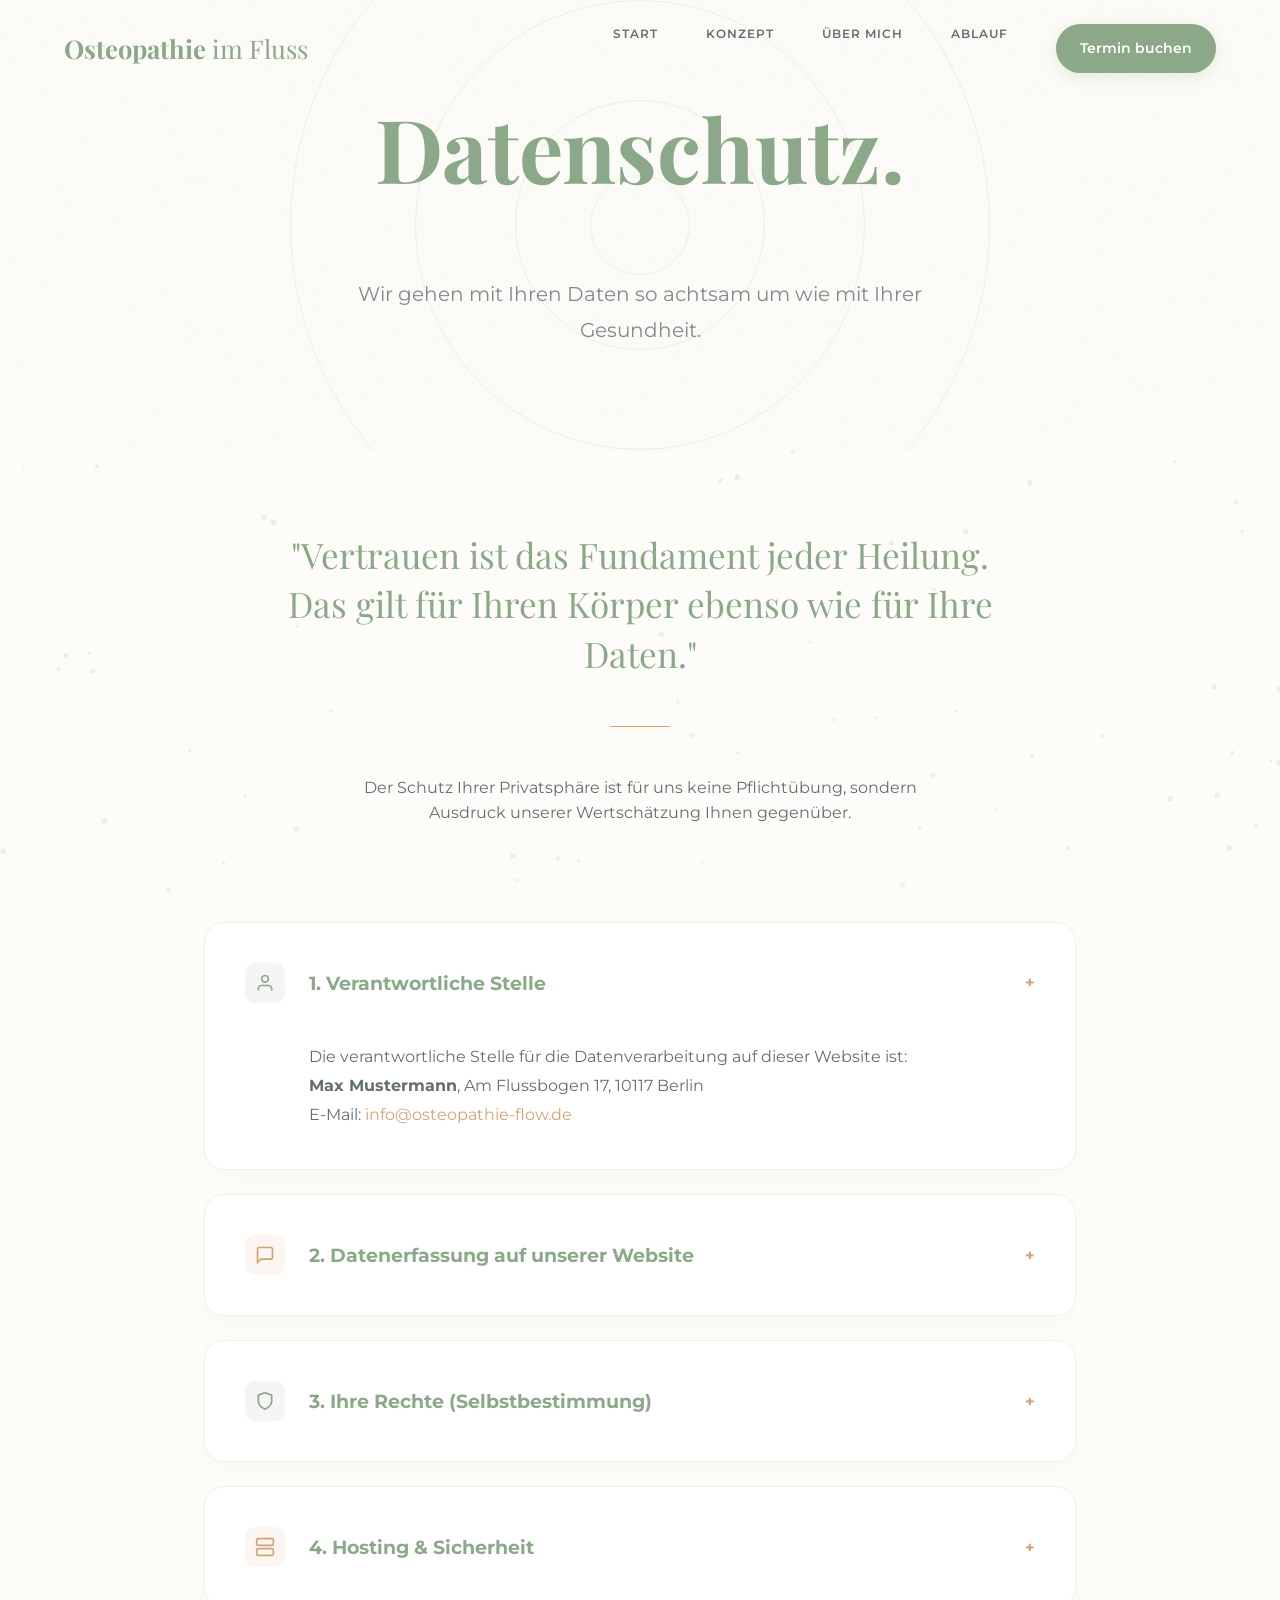
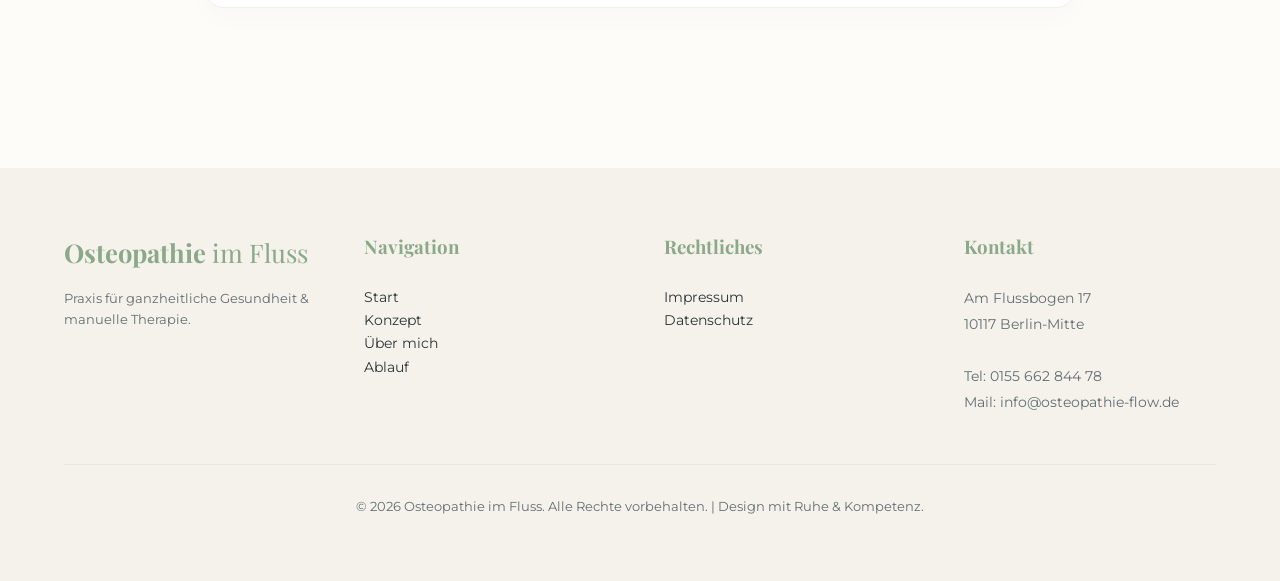
<file: datenschutz.html>
<!DOCTYPE html>
<html lang="de">
<head>
    <meta charset="UTF-8">
    <meta name="viewport" content="width=device-width, initial-scale=1.0">
    <title>Datenschutzerklärung | Osteopathie im Fluss</title>
    <link rel="stylesheet" href="style.css">
    <link rel="icon" type="image/svg+xml" href="favicon.svg">
</head>
<body>

    <nav id="mainNav">
        <div class="logo">Osteopathie <span style="font-weight: 300;">im Fluss</span></div>
        <div class="nav-links">
            <a href="index.html" class="nav-item"><span>Start</span></a>
            <a href="was-ist-osteopathie.html" class="nav-item"><span>Konzept</span></a>
            <a href="ueber-mich.html" class="nav-item"><span>Über mich</span></a>
            <a href="ablauf-kosten.html" class="nav-item"><span>Ablauf</span></a>
            <a href="kontakt.html" class="cta-button">Termin buchen</a>
        </div>
    </nav>

    <main>
        <section class="concept-hero" id="conceptHero" style="justify-content: center; padding: 0 5%; min-height: 50vh;">
            <div class="orbital-bg-system" id="orbitalSystem">
                <div class="orbit-line"></div>
                <div class="orbit-line"></div>
                <div class="orbit-line"></div>
                <div class="orbit-line"></div>
            </div>
            
            <canvas id="starfieldCanvas" class="particle-canvas"></canvas>
            
            <div class="concept-hero-content" style="text-align: center; display: flex; flex-direction: column; align-items: center; max-width: 800px; margin: 0 auto;">
                <h1>Datenschutz.</h1>
                <div class="title-line" style="margin-left: auto; margin-right: auto;"></div>
                <p style="text-align: center; margin: 2rem auto 0; opacity: 0.8;">Wir gehen mit Ihren Daten so achtsam um wie mit Ihrer Gesundheit.</p>
            </div>
        </section>

        <!-- MINDFUL DATA LAYOUT -->
        <section class="privacy-editorial" style="max-width: 1000px; margin: 0 auto 10rem; padding: 0 5%;">
            
            <!-- INTRO STATEMENT -->
            <div style="text-align: center; margin-bottom: 6rem;">
                <p style="font-family: 'Playfair Display', serif; font-size: 2.2rem; color: var(--primary); line-height: 1.4; max-width: 800px; margin: 0 auto;">
                    "Vertrauen ist das Fundament jeder Heilung. <br>Das gilt für Ihren Körper ebenso wie für Ihre Daten."
                </p>
                <div style="width: 60px; height: 1px; background: var(--accent); margin: 3rem auto;"></div>
                <p style="color: var(--text-light); max-width: 600px; margin: 0 auto;">Der Schutz Ihrer Privatsphäre ist für uns keine Pflichtübung, sondern Ausdruck unserer Wertschätzung Ihnen gegenüber.</p>
            </div>

            <!-- INTERACTIVE ACCORDION AREA -->
            <div class="data-accordion">
                
                <!-- Section 01 -->
                <details style="margin-bottom: 1.5rem; background: #fff; border-radius: 20px; box-shadow: 0 10px 30px rgba(0,0,0,0.02); border: 1px solid #f0efeb;" open>
                    <summary style="padding: 2.5rem; cursor: pointer; list-style: none; display: flex; justify-content: space-between; align-items: center; outline: none;">
                        <div style="display: flex; align-items: center; gap: 1.5rem;">
                            <div style="width: 40px; height: 40px; background: rgba(139, 168, 137, 0.1); border-radius: 10px; display: flex; align-items: center; justify-content: center; color: var(--primary);">
                                <svg width="20" height="20" viewBox="0 0 24 24" fill="none" stroke="currentColor" stroke-width="2"><path d="M20 21v-2a4 4 0 0 0-4-4H8a4 4 0 0 0-4 4v2"></path><circle cx="12" cy="7" r="4"></circle></svg>
                            </div>
                            <span style="font-weight: 700; font-size: 1.2rem; color: var(--primary);">1. Verantwortliche Stelle</span>
                        </div>
                        <span style="color: var(--accent); font-weight: bold;">+</span>
                    </summary>
                    <div style="padding: 0 2.5rem 2.5rem 6.5rem; color: var(--text-light); line-height: 1.8;">
                        Die verantwortliche Stelle für die Datenverarbeitung auf dieser Website ist:<br>
                        <strong>Max Mustermann</strong>, Am Flussbogen 17, 10117 Berlin<br>
                        E-Mail: <span style="color: var(--accent);">info@osteopathie-flow.de</span>
                    </div>
                </details>

                <!-- Section 02 -->
                <details style="margin-bottom: 1.5rem; background: #fff; border-radius: 20px; box-shadow: 0 10px 30px rgba(0,0,0,0.02); border: 1px solid #f0efeb;">
                    <summary style="padding: 2.5rem; cursor: pointer; list-style: none; display: flex; justify-content: space-between; align-items: center; outline: none;">
                        <div style="display: flex; align-items: center; gap: 1.5rem;">
                            <div style="width: 40px; height: 40px; background: rgba(212, 163, 115, 0.1); border-radius: 10px; display: flex; align-items: center; justify-content: center; color: var(--accent);">
                                <svg width="20" height="20" viewBox="0 0 24 24" fill="none" stroke="currentColor" stroke-width="2"><path d="M21 15a2 2 0 0 1-2 2H7l-4 4V5a2 2 0 0 1 2-2h14a2 2 0 0 1 2 2z"></path></svg>
                            </div>
                            <span style="font-weight: 700; font-size: 1.2rem; color: var(--primary);">2. Datenerfassung auf unserer Website</span>
                        </div>
                        <span style="color: var(--accent); font-weight: bold;">+</span>
                    </summary>
                    <div style="padding: 0 2.5rem 2.5rem 6.5rem; color: var(--text-light); line-height: 1.8;">
                        <h4 style="color: var(--text); margin-bottom: 1rem;">Kontaktformular & Termin-Simulator</h4>
                        <p style="margin-bottom: 2rem;">Ihre Angaben (Name, E-Mail, Wunschtermin) werden verschlüsselt übertragen und zwecks Bearbeitung Ihrer Anfrage sicher bei uns gespeichert. Wir nutzen diese Daten ausschließlich zur Terminplanung und Kommunikation mit Ihnen.</p>
                        
                        <h4 style="color: var(--text); margin-bottom: 1rem;">Google Maps</h4>
                        <p>Zur Darstellung unserer Praxis-Location nutzen wir Google Maps. Hierbei kann Ihre IP-Adresse an Server von Google übertragen werden, um den Kartendienst bereitzustellen.</p>
                    </div>
                </details>

                <!-- Section 03 -->
                <details style="margin-bottom: 1.5rem; background: #fff; border-radius: 20px; box-shadow: 0 10px 30px rgba(0,0,0,0.02); border: 1px solid #f0efeb;">
                    <summary style="padding: 2.5rem; cursor: pointer; list-style: none; display: flex; justify-content: space-between; align-items: center; outline: none;">
                        <div style="display: flex; align-items: center; gap: 1.5rem;">
                            <div style="width: 40px; height: 40px; background: rgba(139, 168, 137, 0.1); border-radius: 10px; display: flex; align-items: center; justify-content: center; color: var(--primary);">
                                <svg width="20" height="20" viewBox="0 0 24 24" fill="none" stroke="currentColor" stroke-width="2"><path d="M12 22s8-4 8-10V5l-8-3-8 3v7c0 6 8 10 8 10z"></path></svg>
                            </div>
                            <span style="font-weight: 700; font-size: 1.2rem; color: var(--primary);">3. Ihre Rechte (Selbstbestimmung)</span>
                        </div>
                        <span style="color: var(--accent); font-weight: bold;">+</span>
                    </summary>
                    <div style="padding: 0 2.5rem 2.5rem 6.5rem; color: var(--text-light); line-height: 1.8;">
                        Sie sind Herr über Ihre Daten. Sie haben jederzeit das Recht auf:<br>
                        • <strong>Auskunft</strong> über gespeicherte Daten<br>
                        • <strong>Berichtigung</strong> fehlerhafter Daten<br>
                        • <strong>Löschung</strong> (Recht auf Vergessenwerden)<br>
                        Kontaktieren Sie uns dazu einfach per E-Mail.
                    </div>
                </details>

                <!-- Section 04 -->
                <details style="margin-bottom: 1.5rem; background: #fff; border-radius: 20px; box-shadow: 0 10px 30px rgba(0,0,0,0.02); border: 1px solid #f0efeb;">
                    <summary style="padding: 2.5rem; cursor: pointer; list-style: none; display: flex; justify-content: space-between; align-items: center; outline: none;">
                        <div style="display: flex; align-items: center; gap: 1.5rem;">
                            <div style="width: 40px; height: 40px; background: rgba(212, 163, 115, 0.1); border-radius: 10px; display: flex; align-items: center; justify-content: center; color: var(--accent);">
                                <svg width="20" height="20" viewBox="0 0 24 24" fill="none" stroke="currentColor" stroke-width="2"><rect x="2" y="2" width="20" height="8" rx="2" ry="2"></rect><rect x="2" y="14" width="20" height="8" rx="2" ry="2"></rect><line x1="6" y1="6" x2="6" y2="6"></line><line x1="6" y1="18" x2="6" y2="18"></line></svg>
                            </div>
                            <span style="font-weight: 700; font-size: 1.2rem; color: var(--primary);">4. Hosting & Sicherheit</span>
                        </div>
                        <span style="color: var(--accent); font-weight: bold;">+</span>
                    </summary>
                    <div style="padding: 0 2.5rem 2.5rem 6.5rem; color: var(--text-light); line-height: 1.8;">
                        Wir hosten unsere Website bei einem spezialisierten Hoster in Deutschland. Die Datenübertragung erfolgt via SSL-Verschlüsselung, um den höchstmöglichen Schutz Ihrer Kommunikation zu gewährleisten.
                    </div>
                </details>

            </div>
        </section>
    </main>

    <footer>
        <div class="footer-content">
            <div class="footer-section">
                <div class="logo">Osteopathie <span style="font-weight: 300;">im Fluss</span></div>
                <p style="font-size: 0.8rem; margin-top: 1rem; color: var(--text-light);">Praxis für ganzheitliche Gesundheit & manuelle Therapie.</p>
            </div>
            <div class="footer-section">
                <h3>Navigation</h3>
                <ul style="font-size: 0.9rem;">
                    <li><a href="index.html">Start</a></li>
                    <li><a href="was-ist-osteopathie.html">Konzept</a></li>
                    <li><a href="ueber-mich.html">Über mich</a></li>
                    <li><a href="ablauf-kosten.html">Ablauf</a></li>
                </ul>
            </div>
            <div class="footer-section">
                <h3>Rechtliches</h3>
                <ul style="font-size: 0.9rem;">
                    <li><a href="impressum.html">Impressum</a></li>
                    <li><a href="datenschutz.html">Datenschutz</a></li>
                </ul>
            </div>
            <div class="footer-section">
                <h3>Kontakt</h3>
                <p style="font-size: 0.9rem; color: var(--text-light); line-height: 1.8;">
                    Am Flussbogen 17<br>
                    10117 Berlin-Mitte<br><br>
                    Tel: 0155 662 844 78<br>
                    Mail: info@osteopathie-flow.de
                </p>
            </div>
        </div>
        <div class="footer-bottom">
            &copy; 2026 Osteopathie im Fluss. Alle Rechte vorbehalten. | Design mit Ruhe & Kompetenz.
        </div>
    </footer>

    <script src="particles.js"></script>
    <script>
        window.addEventListener('scroll', () => {
            const nav = document.getElementById('mainNav');
            if (window.scrollY > 50) nav.classList.add('scrolled');
            else nav.classList.remove('scrolled');
        });
    </script>
</body>
</html>
</file>
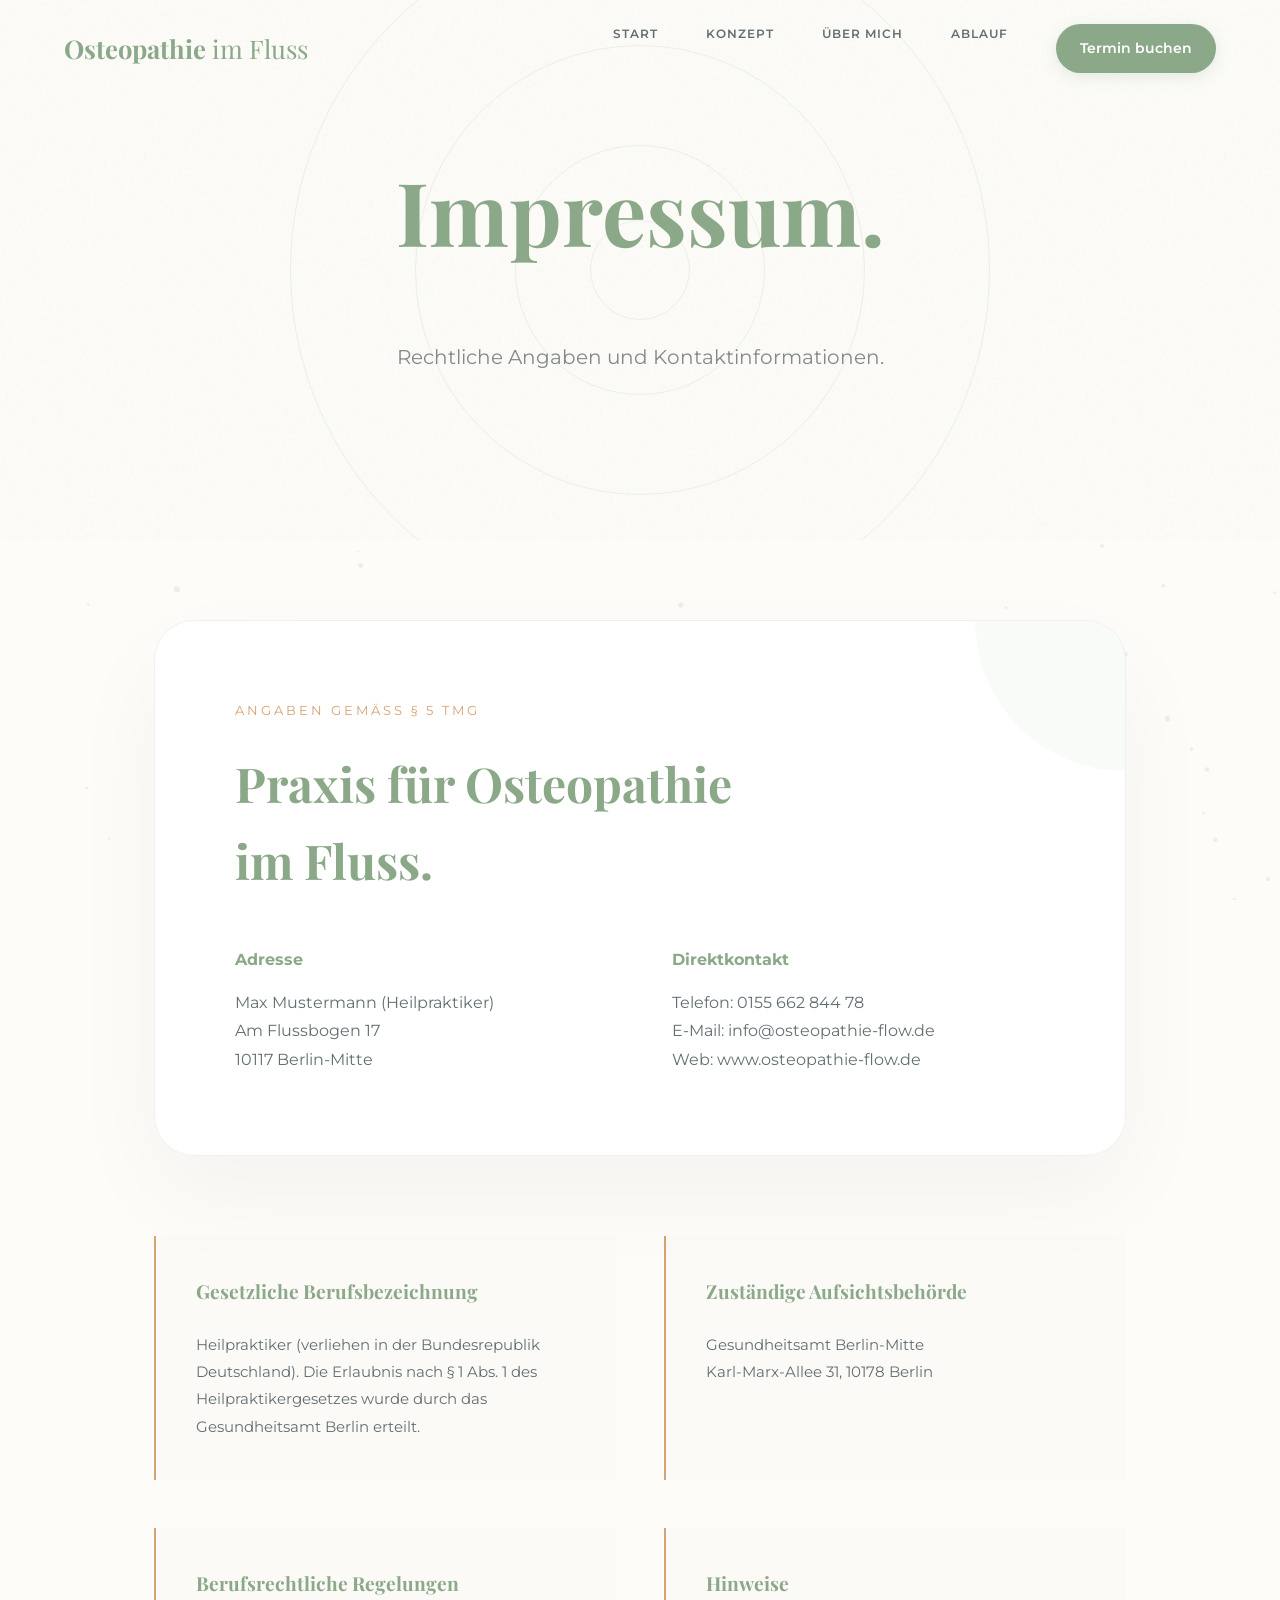
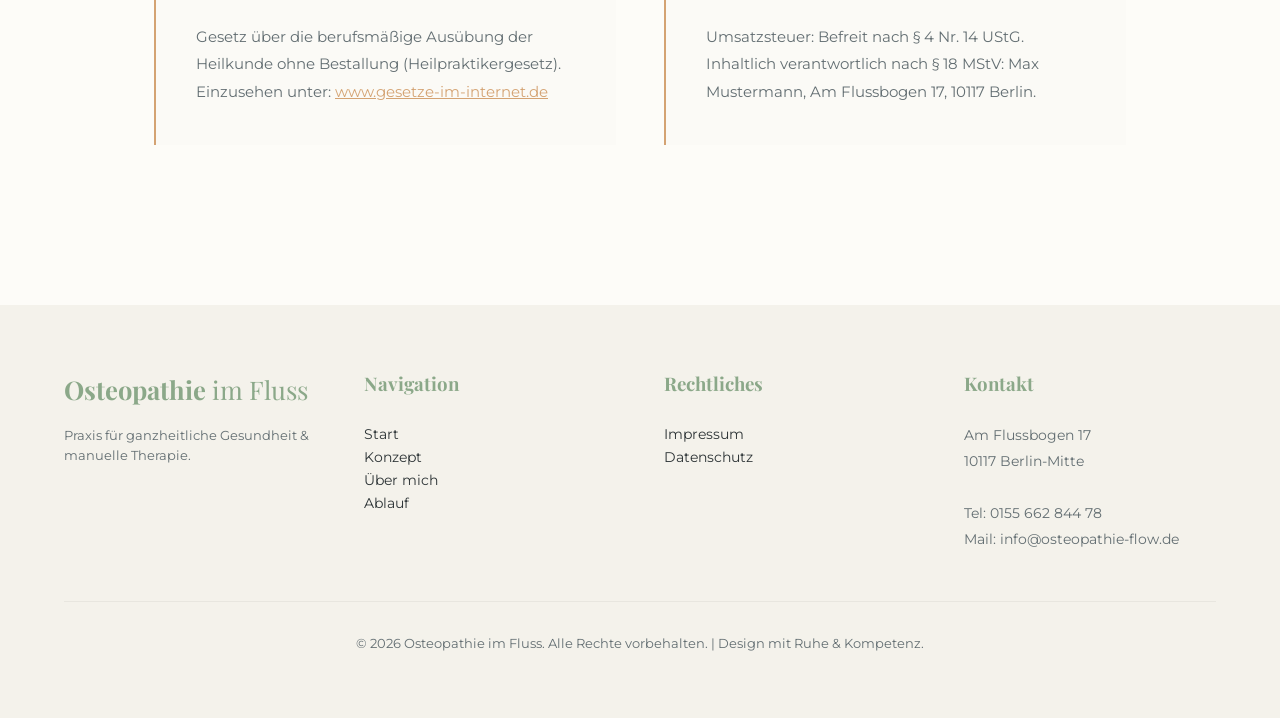
<file: impressum.html>
<!DOCTYPE html>
<html lang="de">
<head>
    <meta charset="UTF-8">
    <meta name="viewport" content="width=device-width, initial-scale=1.0">
    <title>Impressum | Osteopathie im Fluss</title>
    <link rel="stylesheet" href="style.css">
    <link rel="icon" type="image/svg+xml" href="favicon.svg">
</head>
<body>

    <nav id="mainNav">
        <div class="logo">Osteopathie <span style="font-weight: 300;">im Fluss</span></div>
        <div class="nav-links">
            <a href="index.html" class="nav-item"><span>Start</span></a>
            <a href="was-ist-osteopathie.html" class="nav-item"><span>Konzept</span></a>
            <a href="ueber-mich.html" class="nav-item"><span>Über mich</span></a>
            <a href="ablauf-kosten.html" class="nav-item"><span>Ablauf</span></a>
            <a href="kontakt.html" class="cta-button">Termin buchen</a>
        </div>
    </nav>

    <main>
        <section class="concept-hero" id="conceptHero" style="justify-content: center; padding: 0 5%; min-height: 60vh;">
            <div class="orbital-bg-system" id="orbitalSystem">
                <div class="orbit-line"></div>
                <div class="orbit-line"></div>
                <div class="orbit-line"></div>
                <div class="orbit-line"></div>
            </div>
            
            <canvas id="starfieldCanvas" class="particle-canvas"></canvas>
            
            <div class="concept-hero-content" style="text-align: center; display: flex; flex-direction: column; align-items: center; max-width: 800px; margin: 0 auto;">
                <h1>Impressum.</h1>
                <div class="title-line" style="margin-left: auto; margin-right: auto;"></div>
                <p style="text-align: center; margin: 2rem auto 0; opacity: 0.8;">Rechtliche Angaben und Kontaktinformationen.</p>
            </div>
        </section>

        <!-- CREATIVE LEGAL LAYOUT -->
        <section class="legal-editorial" style="max-width: 1100px; margin: 0 auto 10rem; padding: 0 5%;">
            
            <!-- PART 1: IDENTITY CARD -->
            <div style="background: #fff; border-radius: 40px; padding: 5rem; box-shadow: 0 40px 100px rgba(0,0,0,0.04); margin-bottom: 5rem; border: 1px solid #f0f0f0; position: relative; overflow: hidden;">
                <div style="position: absolute; top: 0; right: 0; width: 150px; height: 150px; background: var(--primary); opacity: 0.05; border-radius: 0 0 0 100%;"></div>
                
                <span style="text-transform: uppercase; font-size: 0.8rem; letter-spacing: 3px; color: var(--accent); display: block; margin-bottom: 1.5rem;">Angaben gemäß § 5 TMG</span>
                <h2 style="font-family: 'Playfair Display', serif; font-size: 3rem; color: var(--primary); margin-bottom: 3rem;">Praxis für Osteopathie <br>im Fluss.</h2>
                
                <div style="display: grid; grid-template-columns: 1fr 1fr; gap: 4rem;">
                    <div>
                        <p style="font-weight: 700; margin-bottom: 1rem; color: var(--primary);">Adresse</p>
                        <p style="line-height: 1.8; color: var(--text-light);">Max Mustermann (Heilpraktiker)<br>
                        Am Flussbogen 17<br>
                        10117 Berlin-Mitte</p>
                    </div>
                    <div>
                        <p style="font-weight: 700; margin-bottom: 1rem; color: var(--primary);">Direktkontakt</p>
                        <p style="line-height: 1.8; color: var(--text-light);">Telefon: 0155 662 844 78<br>
                        E-Mail: info@osteopathie-flow.de<br>
                        Web: www.osteopathie-flow.de</p>
                    </div>
                </div>
            </div>

            <!-- PART 2: REGULATORY GRID -->
            <div style="display: grid; grid-template-columns: repeat(auto-fit, minmax(300px, 1fr)); gap: 3rem;">
                
                <!-- Box: Berufsbezeichnung -->
                <div style="padding: 2.5rem; border-left: 2px solid var(--accent); background: rgba(139, 168, 137, 0.02);">
                    <h3 style="font-size: 1.2rem; margin-bottom: 1.5rem; color: var(--primary);">Gesetzliche Berufsbezeichnung</h3>
                    <p style="font-size: 0.95rem; color: var(--text-light); line-height: 1.8;">Heilpraktiker (verliehen in der Bundesrepublik Deutschland). Die Erlaubnis nach § 1 Abs. 1 des Heilpraktikergesetzes wurde durch das Gesundheitsamt Berlin erteilt.</p>
                </div>

                <!-- Box: Aufsichtsbehörde -->
                <div style="padding: 2.5rem; border-left: 2px solid var(--accent); background: rgba(139, 168, 137, 0.02);">
                    <h3 style="font-size: 1.2rem; margin-bottom: 1.5rem; color: var(--primary);">Zuständige Aufsichtsbehörde</h3>
                    <p style="font-size: 0.95rem; color: var(--text-light); line-height: 1.8;">Gesundheitsamt Berlin-Mitte<br>Karl-Marx-Allee 31, 10178 Berlin</p>
                </div>

                <!-- Box: Berufsrecht -->
                <div style="padding: 2.5rem; border-left: 2px solid var(--accent); background: rgba(139, 168, 137, 0.02);">
                    <h3 style="font-size: 1.2rem; margin-bottom: 1.5rem; color: var(--primary);">Berufsrechtliche Regelungen</h3>
                    <p style="font-size: 0.95rem; color: var(--text-light); line-height: 1.8;">Gesetz über die berufsmäßige Ausübung der Heilkunde ohne Bestallung (Heilpraktikergesetz). Einzusehen unter: <a href="http://www.gesetze-im-internet.de" style="color: var(--accent); text-decoration: underline;">www.gesetze-im-internet.de</a></p>
                </div>

                <!-- Box: Finanzen & Inhalt -->
                <div style="padding: 2.5rem; border-left: 2px solid var(--accent); background: rgba(139, 168, 137, 0.02);">
                    <h3 style="font-size: 1.2rem; margin-bottom: 1.5rem; color: var(--primary);">Hinweise</h3>
                    <p style="font-size: 0.95rem; color: var(--text-light); line-height: 1.8;">Umsatzsteuer: Befreit nach § 4 Nr. 14 UStG.<br>Inhaltlich verantwortlich nach § 18 MStV: Max Mustermann, Am Flussbogen 17, 10117 Berlin.</p>
                </div>

            </div>
        </section>
    </main>

    <footer>
        <div class="footer-content">
            <div class="footer-section">
                <div class="logo">Osteopathie <span style="font-weight: 300;">im Fluss</span></div>
                <p style="font-size: 0.8rem; margin-top: 1rem; color: var(--text-light);">Praxis für ganzheitliche Gesundheit & manuelle Therapie.</p>
            </div>
            <div class="footer-section">
                <h3>Navigation</h3>
                <ul style="font-size: 0.9rem;">
                    <li><a href="index.html">Start</a></li>
                    <li><a href="was-ist-osteopathie.html">Konzept</a></li>
                    <li><a href="ueber-mich.html">Über mich</a></li>
                    <li><a href="ablauf-kosten.html">Ablauf</a></li>
                </ul>
            </div>
            <div class="footer-section">
                <h3>Rechtliches</h3>
                <ul style="font-size: 0.9rem;">
                    <li><a href="impressum.html">Impressum</a></li>
                    <li><a href="datenschutz.html">Datenschutz</a></li>
                </ul>
            </div>
            <div class="footer-section">
                <h3>Kontakt</h3>
                <p style="font-size: 0.9rem; color: var(--text-light); line-height: 1.8;">
                    Am Flussbogen 17<br>
                    10117 Berlin-Mitte<br><br>
                    Tel: 0155 662 844 78<br>
                    Mail: info@osteopathie-flow.de
                </p>
            </div>
        </div>
        <div class="footer-bottom">
            &copy; 2026 Osteopathie im Fluss. Alle Rechte vorbehalten. | Design mit Ruhe & Kompetenz.
        </div>
    </footer>

    <script src="particles.js"></script>
    <script>
        // Simple fixed nav script
        window.addEventListener('scroll', () => {
            const nav = document.getElementById('mainNav');
            if (window.scrollY > 50) nav.classList.add('scrolled');
            else nav.classList.remove('scrolled');
        });
    </script>
</body>
</html>
</file>
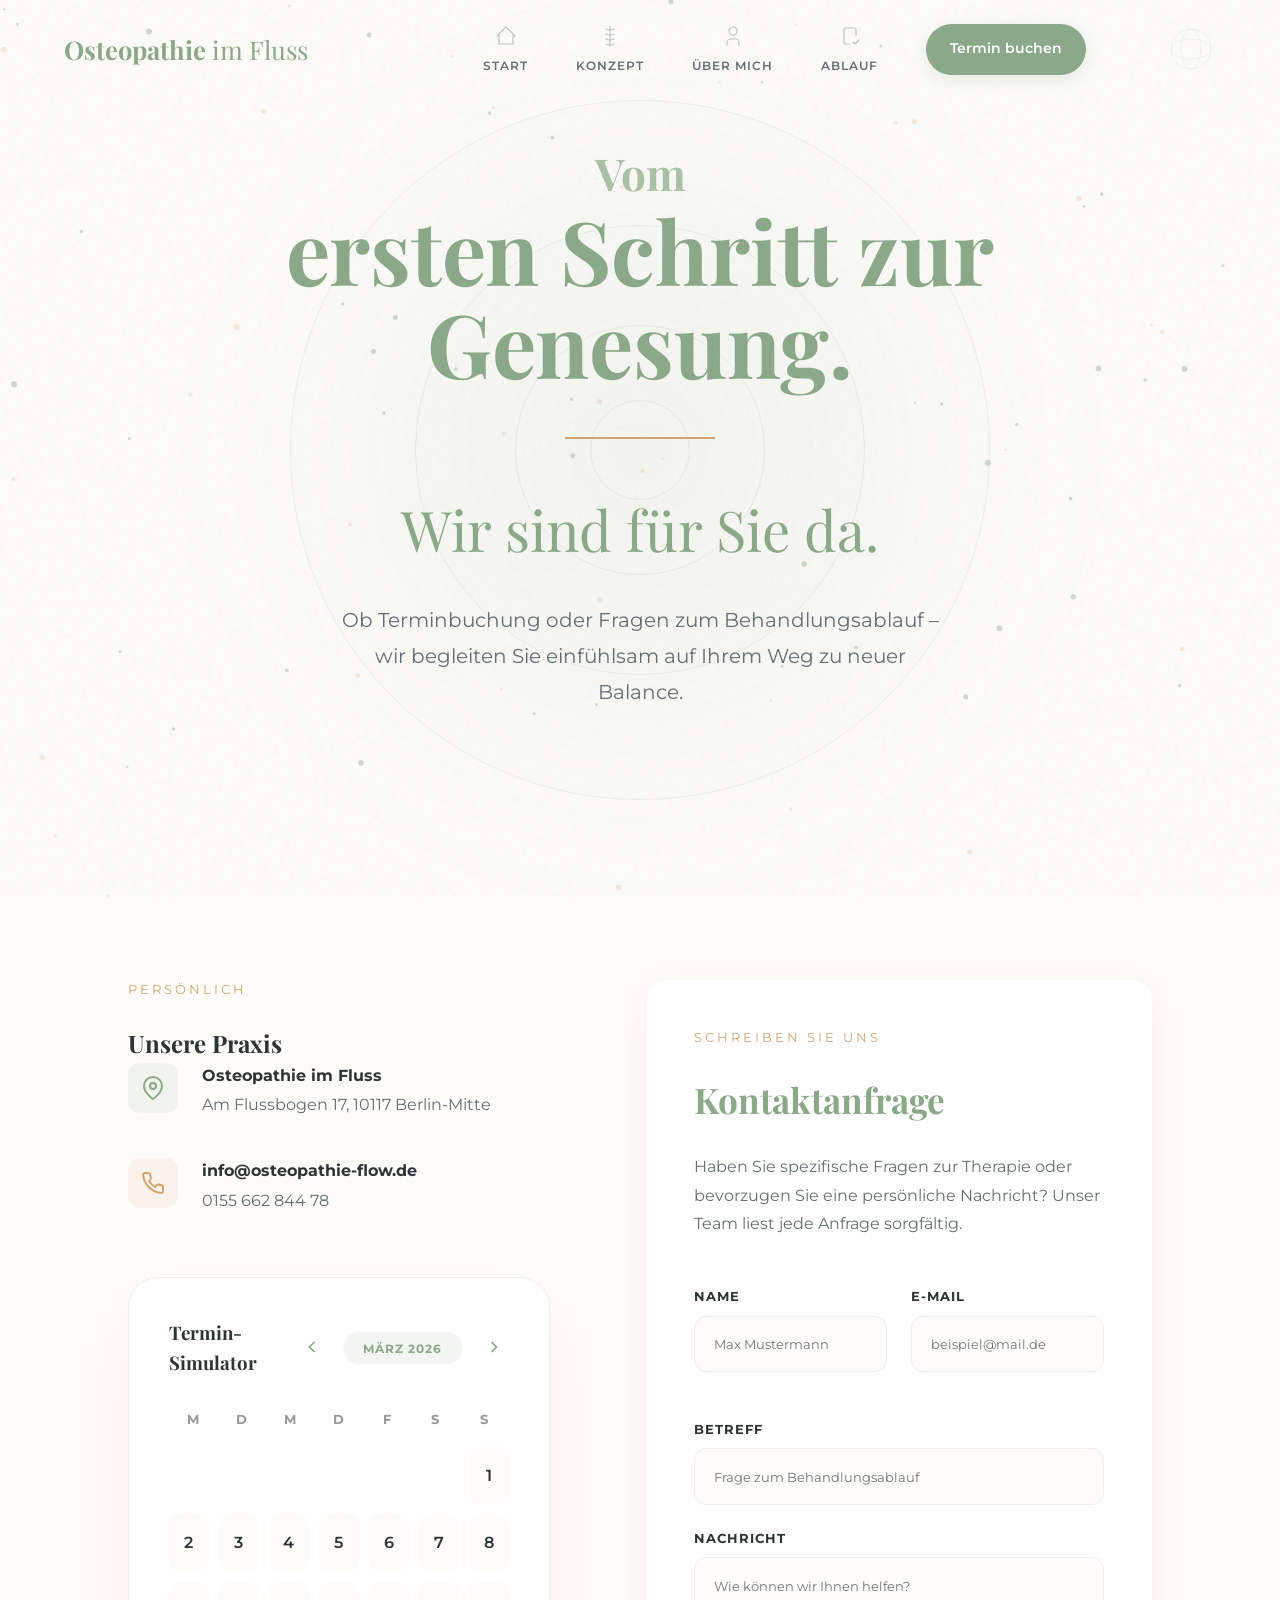
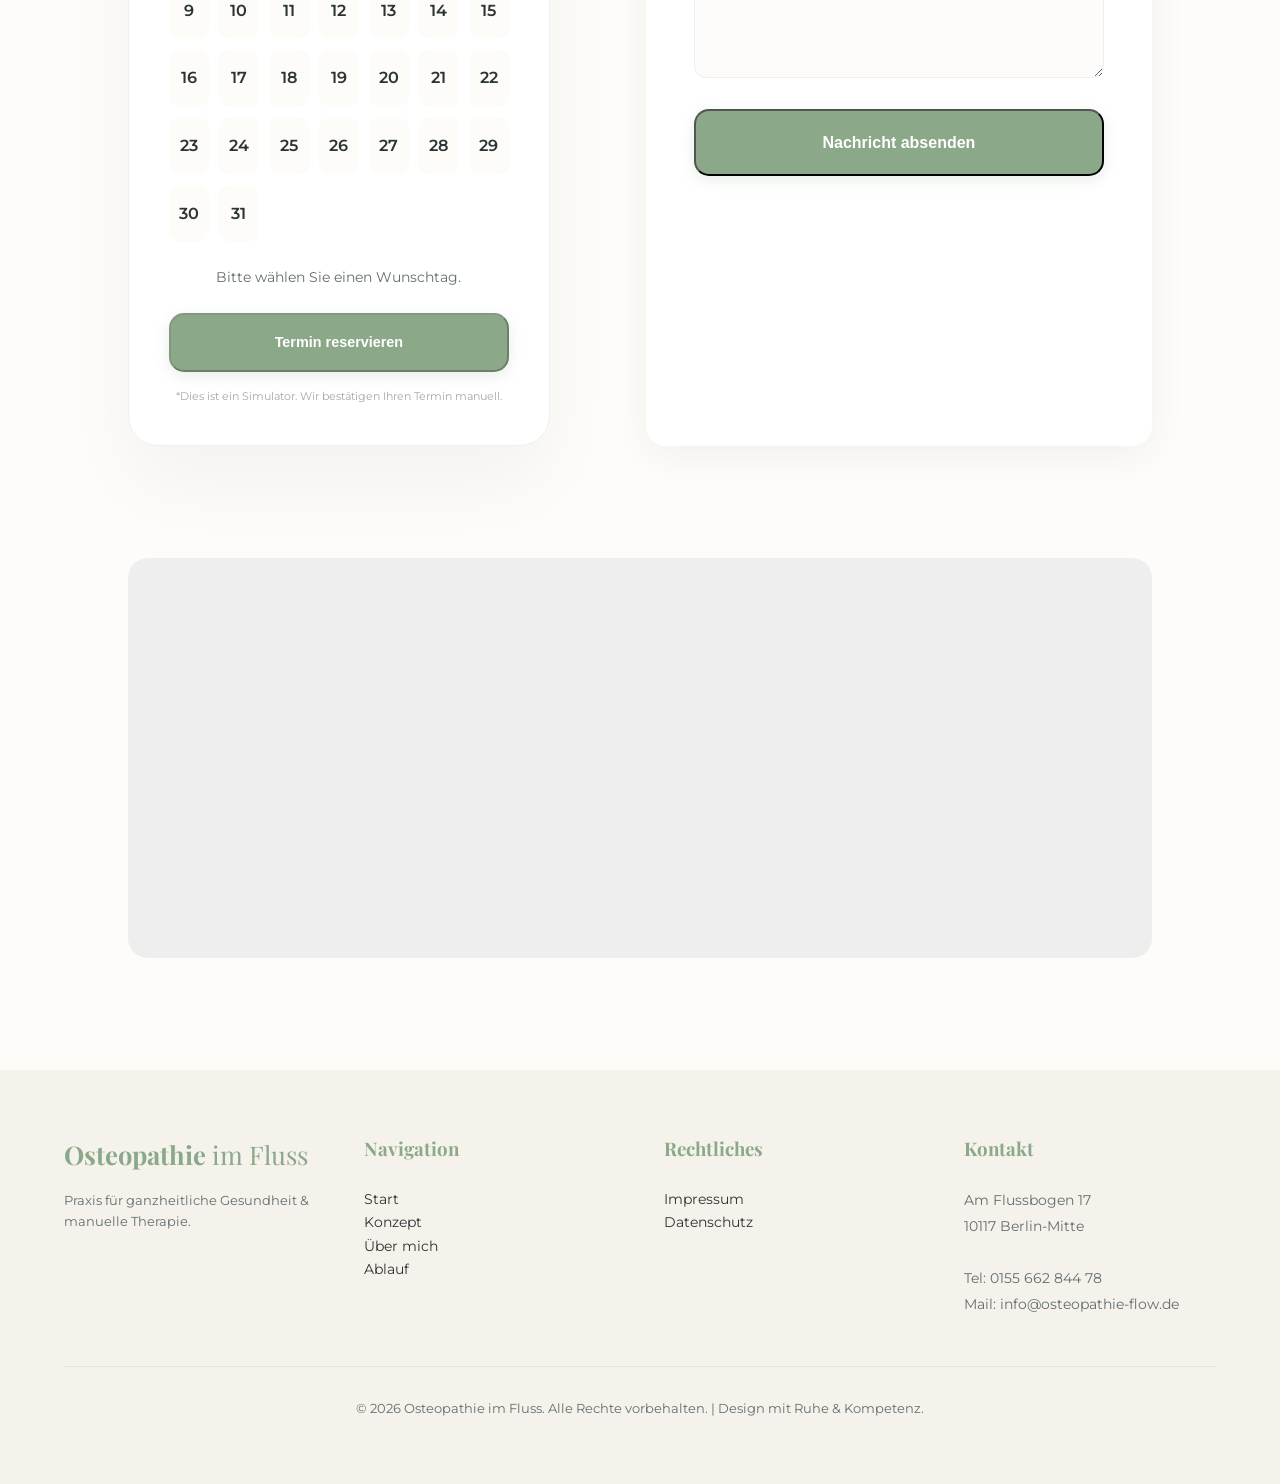
<file: kontakt.html>
<!DOCTYPE html>
<html lang="de">
<head>
    <meta charset="UTF-8">
    <meta name="viewport" content="width=device-width, initial-scale=1.0">
    <title>Kontakt & Terminanfrage | Osteopathie im Fluss</title>
    <meta name="description" content="Kontaktieren Sie uns jetzt für Ihre osteopathische Behandlung in Berlin-Mitte. Terminanfrage & Anfahrtsskizze Online.">
    <link rel="stylesheet" href="style.css">
    <link rel="icon" type="image/svg+xml" href="favicon.svg">
    <style>
        .contact-grid {
            display: grid;
            grid-template-columns: 1fr 1fr;
            gap: 4rem;
            padding: 0 10%;
            margin-bottom: 7rem;
        }
        .contact-form-card {
            background: #fff;
            padding: 3rem;
            border-radius: 20px;
            box-shadow: 0 10px 40px rgba(0,0,0,0.05);
        }
        .form-group { margin-bottom: 1.5rem; }
        .form-group label { display: block; margin-bottom: 0.5rem; font-weight: 500; }
        .form-group input, .form-group textarea {
            width: 100%;
            padding: 1rem;
            border: 1px solid #eee;
            border-radius: 10px;
            font-family: 'Montserrat', sans-serif;
        }
        .map-container {
            width: 100%;
            height: 400px;
            background: #eee;
            border-radius: 20px;
            overflow: hidden;
            margin-bottom: 7rem;
        }
        .calendar-sim {
            background: #fff;
            padding: 2rem;
            border-radius: 20px;
            border: 1px solid #eee;
        }
        .cal-grid {
            display: grid;
            grid-template-columns: repeat(7, 1fr);
            gap: 5px;
            margin-top: 1rem;
        }
        .cal-day {
            padding: 10px;
            text-align: center;
            background: var(--base);
            border-radius: 5px;
            cursor: pointer;
            transition: var(--transition);
        }
        .cal-day:hover { background: var(--accent); color: white; }
        .cal-day.active { background: var(--primary); color: white; }

        /* REFACTORED CONTACT CLASSES */
        .contact-grid {
            display: grid;
            grid-template-columns: 1fr 1.2fr;
            gap: 6rem;
            padding: 0 10%;
            margin-bottom: 7rem;
        }
        .section-label {
            text-transform: uppercase;
            font-size: 0.8rem;
            letter-spacing: 3px;
            color: var(--accent);
            display: block;
            margin-bottom: 1.5rem;
        }
        .contact-header-content { margin-bottom: 4rem; }
        .booking-widget {
            background: #fff;
            padding: 2.5rem;
            border-radius: 30px;
            box-shadow: 0 40px 80px rgba(0,0,0,0.04);
            border: 1px solid #f0efeb;
            overflow: hidden;
            position: relative;
        }
        .booking-header { display: flex; justify-content: space-between; align-items: center; margin-bottom: 2rem; }
        .month-nav { display: flex; align-items: center; gap: 1rem; }
        .month-nav button { background: none; border: none; cursor: pointer; color: var(--primary); padding: 5px; }
        .booking-status-tag {
            font-size: 0.75rem;
            background: rgba(139, 168, 137, 0.1);
            color: var(--primary);
            padding: 0.4rem 1rem;
            border-radius: 50px;
            font-weight: 700;
            letter-spacing: 1px;
            text-transform: uppercase;
            min-width: 120px;
            text-align: center;
        }
        .calendar-header { display: grid; grid-template-columns: repeat(7, 1fr); text-align: center; margin-bottom: 1rem; opacity: 0.5; font-size: 0.8rem; font-weight: 700; letter-spacing: 1px; }
        .calendar-grid { display: grid; grid-template-columns: repeat(7, 1fr); gap: 10px; }
        .time-selection-step { margin-top: 2rem; display: none; opacity: 0; transition: all 0.5s ease; border-top: 1px dashed #eee; padding-top: 2rem; }
        .step-label { font-size: 0.85rem; font-weight: 700; margin-bottom: 1rem; text-transform: uppercase; letter-spacing: 1px; color: var(--text-light); }
        .time-slot-container { display: flex; gap: 10px; flex-wrap: wrap; }
        .selection-feedback-text { margin-top: 1.5rem; font-size: 0.9rem; color: var(--text-light); text-align: center; min-height: 1.2rem; }
        .booking-submit-btn { width: 100%; margin-top: 1.5rem; padding: 1.2rem; border-radius: 15px; font-size: 0.9rem; justify-content: center; }

        .form-title { font-family: 'Playfair Display', serif; font-size: 2.2rem; color: var(--primary); margin-bottom: 1.5rem; }
        .form-desc { color: var(--text-light); margin-bottom: 3rem; line-height: 1.8; }
        .form-row-split { display: grid; grid-template-columns: 1fr 1fr; gap: 1.5rem; margin-bottom: 1.5rem; }
        
        .form-group input, .form-group textarea {
            width: 100%;
            padding: 1.2rem;
            border-radius: 12px;
            border: 1px solid #eee;
            background: #fdfcfb;
            font-family: inherit;
        }
        .form-group label {
            display: block;
            font-size: 0.8rem;
            text-transform: uppercase;
            letter-spacing: 1px;
            margin-bottom: 0.5rem;
            font-weight: 700;
        }
        .submit-btn { width: 100%; padding: 1.4rem; border-radius: 15px; justify-content: center; font-size: 1rem; }

        /* MOBILE MEDIA QUERIES */
        @media (max-width: 992px) {
            .contact-grid {
                grid-template-columns: 1fr;
                gap: 4rem;
                padding: 0 5%;
            }
            .contact-header-content { text-align: center; }
            .info-card-minimal { justify-content: center; }
            .form-row-split { grid-template-columns: 1fr; }
            .contact-form-card { padding: 2rem; }
            .booking-widget { padding: 1.5rem; }
            .form-title { font-size: 1.8rem; text-align: center; }
            .form-desc { text-align: center; margin-bottom: 2rem; }
            .map-section { padding: 0 5%; }
        }

        .map-section { padding: 0 10%; }
    </style>
</head>
<body>

    <nav id="mainNav">
        <div class="logo">Osteopathie <span style="font-weight: 300;">im Fluss</span></div>
        <div class="nav-links">
            <a href="index.html" class="nav-item">
                <svg viewBox="0 0 24 24" fill="none" stroke="currentColor" xmlns="http://www.w3.org/2000/svg">
                    <path d="M3 12L12 3L21 12M5 10V20H19V10" stroke-linecap="round" stroke-linejoin="round"/>
                </svg>
                <span>Start</span>
            </a>
            <a href="was-ist-osteopathie.html" class="nav-item">
                <svg viewBox="0 0 24 24" fill="none" stroke="currentColor" xmlns="http://www.w3.org/2000/svg">
                    <path d="M12 2V22M8 5C8 5 10 6 12 6C14 6 16 5 16 5M8 10C8 10 10 11 12 11C14 11 16 10 16 10M8 15C8 15 10 16 12 16C14 16 16 15 16 15M8 20C8 20 10 21 12 21C14 21 16 20 16 20" stroke-linecap="round" stroke-linejoin="round"/>
                </svg>
                <span>Konzept</span>
            </a>
            <a href="ueber-mich.html" class="nav-item">
                <svg viewBox="0 0 24 24" fill="none" stroke="currentColor" xmlns="http://www.w3.org/2000/svg">
                    <path d="M12 11C14.2091 11 16 9.20914 16 7C16 4.79086 14.2091 3 12 3C9.79086 3 8 4.79086 8 7C8 9.20914 9.79086 11 12 11Z" stroke-linecap="round" stroke-linejoin="round"/>
                    <path d="M6 21V19C6 16.7909 7.79086 15 10 15H14C16.2091 15 18 16.7909 18 19V21" stroke-linecap="round" stroke-linejoin="round"/>
                </svg>
                <span>Über mich</span>
            </a>
            <a href="ablauf-kosten.html" class="nav-item">
                <svg viewBox="0 0 24 24" fill="none" stroke="currentColor" xmlns="http://www.w3.org/2000/svg">
                    <path d="M18 11V6C18 4.89543 17.1046 4 16 4H8C6.89543 4 6 4.89543 6 6V18C6 19.1046 6.89543 20 8 20H12" stroke-linecap="round" stroke-linejoin="round"/>
                    <path d="M15 18L17 20L21 16" stroke-linecap="round" stroke-linejoin="round"/>
                </svg>
                <span>Ablauf</span>
            </a>
            <a href="kontakt.html" class="cta-button">Termin buchen</a>
            <!-- MOBILE SCULPTURE -->
            <div class="sculpture-container">
                <svg viewBox="0 0 100 100">
                    <circle class="sculpture-part" cx="50" cy="50" r="40" />
                    <ellipse class="sculpture-part" cx="50" cy="50" rx="20" ry="40" />
                    <ellipse class="sculpture-part" cx="50" cy="50" rx="40" ry="20" />
                </svg>
            </div>
        </div>
    </nav>

    <main>
        <!-- CONCEPT HERO (ORBITAL STARFIELD) -->
        <section class="concept-hero centered" id="conceptHero">
            <div class="orbital-bg-system" id="orbitalSystem">
                <div class="orbit-line"></div>
                <div class="orbit-line"></div>
                <div class="orbit-line"></div>
                <div class="orbit-line"></div>
            </div>
            
            <canvas id="starfieldCanvas" class="particle-canvas"></canvas>
            
            <div class="glow-focus-box"></div>
            <div class="starfield-glow"></div>

            <div class="concept-hero-content">
                <h1><span style="font-size: 0.5em; display: block; margin-bottom: 0.5rem; opacity: 0.7;">Vom</span> ersten Schritt zur Genesung.</h1>
                <div class="title-line"></div>
                <h2>Wir sind für Sie da.</h2>
                <p>Ob Terminbuchung oder Fragen zum Behandlungsablauf – wir begleiten Sie einfühlsam auf Ihrem Weg zu neuer Balance.</p>
            </div>
        </section>

        <script>
            // Orbital Parallax & Particle System
            const hero = document.getElementById('conceptHero');
            const orbitLines = document.querySelectorAll('.orbit-line');
            const canvas = document.getElementById('starfieldCanvas');
            const ctx = canvas.getContext('2d');

            setTimeout(() => hero.classList.add('visible'), 500);

            function resize() {
                canvas.width = window.innerWidth;
                canvas.height = window.innerHeight;
            }
            window.addEventListener('resize', resize);
            resize();

            const particles = [];
            for (let i = 0; i < 80; i++) {
                particles.push({
                    x: Math.random() * canvas.width,
                    y: Math.random() * canvas.height,
                    size: Math.random() * 2 + 1,
                    speedX: Math.random() * 0.4 - 0.2,
                    speedY: Math.random() * 0.4 - 0.2,
                    glow: Math.random() > 0.5
                });
            }

            function animate() {
                ctx.clearRect(0, 0, canvas.width, canvas.height);
                particles.forEach(p => {
                    p.x += p.speedX;
                    p.y += p.speedY;
                    if (p.x < 0 || p.x > canvas.width) p.speedX *= -1;
                    if (p.y < 0 || p.y > canvas.height) p.speedY *= -1;

                    ctx.beginPath();
                    ctx.arc(p.x, p.y, p.size, 0, Math.PI * 2);
                    ctx.fillStyle = p.glow ? 'rgba(139, 168, 137, 0.4)' : 'rgba(212, 163, 115, 0.2)';
                    ctx.fill();
                });
                requestAnimationFrame(animate);
            }
            animate();

            hero.addEventListener('mousemove', (e) => {
                const moveX = (e.clientX - window.innerWidth / 2) * 0.05;
                const moveY = (e.clientY - window.innerHeight / 2) * 0.05;
                
                orbitLines.forEach((line, index) => {
                    const depth = (index + 1) * 0.2;
                    line.style.transform = `translate(calc(-50% + ${moveX * depth}px), calc(-50% + ${moveY * depth}px))`;
                });
            });
        </script>

        <section class="contact-grid">
            <!-- Left Panel: Info & Interactive Calendar -->
            <div class="contact-info">
                <div class="contact-header-content">
                    <span class="section-label">Persönlich</span>
                    <h2>Unsere Praxis</h2>
                    
                    <div class="info-card-minimal" style="margin-bottom: 2.5rem; display: flex; gap: 1.5rem; align-items: flex-start;">
                        <div style="width: 50px; height: 50px; background: rgba(139, 168, 137, 0.1); border-radius: 12px; display: flex; align-items: center; justify-content: center; color: var(--primary); flex-shrink: 0;">
                            <svg width="24" height="24" viewBox="0 0 24 24" fill="none" stroke="currentColor" stroke-width="2"><path d="M21 10c0 7-9 13-9 13s-9-6-9-13a9 9 0 0 1 18 0z"></path><circle cx="12" cy="10" r="3"></circle></svg>
                        </div>
                        <div>
                            <p style="font-weight: 700; margin-bottom: 0.25rem;">Osteopathie im Fluss</p>
                            <p style="color: var(--text-light);">Am Flussbogen 17, 10117 Berlin-Mitte</p>
                        </div>
                    </div>

                    <div class="info-card-minimal" style="display: flex; gap: 1.5rem; align-items: flex-start;">
                        <div style="width: 50px; height: 50px; background: rgba(212, 163, 115, 0.1); border-radius: 12px; display: flex; align-items: center; justify-content: center; color: var(--accent); flex-shrink: 0;">
                            <svg width="24" height="24" viewBox="0 0 24 24" fill="none" stroke="currentColor" stroke-width="2"><path d="M22 16.92v3a2 2 0 0 1-2.18 2 19.79 19.79 0 0 1-8.63-3.07 19.5 19.5 0 0 1-6-6 19.79 19.79 0 0 1-3.07-8.67A2 2 0 0 1 4.11 2h3a2 2 0 0 1 2 1.72 12.84 12.84 0 0 0 .7 2.81 2 2 0 0 1-.45 2.11L8.09 9.91a16 16 0 0 0 6 6l1.91-1.91a2 2 0 0 1 2.11-.45 12.84 12.84 0 0 0 2.81.7A2 2 0 0 1 22 16.92z"></path></svg>
                        </div>
                        <div>
                            <p style="font-weight: 700; margin-bottom: 0.25rem;">info@osteopathie-flow.de</p>
                            <p style="color: var(--text-light);">0155 662 844 78</p>
                        </div>
                    </div>
                </div>
                
                <div class="booking-widget">
                    <div class="booking-header">
                        <h3>Termin-Simulator</h3>
                        <div class="month-nav">
                            <button onclick="changeMonth(-1)"><svg width="20" height="20" viewBox="0 0 24 24" fill="none" stroke="currentColor" stroke-width="2"><polyline points="15 18 9 12 15 6"></polyline></svg></button>
                            <span id="bookingStatus" class="booking-status-tag">März 2026</span>
                            <button onclick="changeMonth(1)"><svg width="20" height="20" viewBox="0 0 24 24" fill="none" stroke="currentColor" stroke-width="2"><polyline points="9 18 15 12 9 6"></polyline></svg></button>
                        </div>
                    </div>

                    <!-- Step 1: Calendar Grid -->
                    <div id="stepCalendar">
                        <div class="calendar-header">
                            <div>M</div><div>D</div><div>M</div><div>D</div><div>F</div><div>S</div><div>S</div>
                        </div>
                        <div class="calendar-grid" id="calGrid">
                            <!-- Generated Days -->
                        </div>
                    </div>

                    <!-- Step 2: Time Slots -->
                    <div id="stepTime" class="time-selection-step">
                        <p class="step-label">Verfügbare Uhrzeiten:</p>
                        <div class="time-slot-container">
                            <div class="time-slot" onclick="selectTime('09:00', this)">09:00</div>
                            <div class="time-slot" onclick="selectTime('10:30', this)">10:30</div>
                            <div class="time-slot" onclick="selectTime('14:00', this)">14:00</div>
                            <div class="time-slot" onclick="selectTime('16:15', this)">16:15</div>
                        </div>
                    </div>

                    <div id="selectedDateText" class="selection-feedback-text">
                        Bitte wählen Sie einen Wunschtag.
                    </div>

                    <button id="bookBtn" class="cta-button booking-submit-btn" disabled>
                        Termin reservieren
                    </button>
                    
                    <p style="text-align: center; font-size: 0.7rem; color: var(--text-light); margin-top: 1rem; opacity: 0.6;">*Dies ist ein Simulator. Wir bestätigen Ihren Termin manuell.</p>
                </div>

                <script>
                    const calGrid = document.getElementById('calGrid');
                    const stepTime = document.getElementById('stepTime');
                    const selectedText = document.getElementById('selectedDateText');
                    const bookBtn = document.getElementById('bookBtn');
                    const statusText = document.getElementById('bookingStatus');
                    
                    let currentDate = new Date(2026, 2, 1); // Start March 2026
                    let selectedDay = null;
                    let selectedTimeVal = null;

                    const monthNames = ["Januar", "Februar", "März", "April", "Mai", "Juni", "Juli", "August", "September", "Oktober", "November", "Dezember"];

                    function renderCalendar() {
                        calGrid.innerHTML = '';
                        statusText.innerText = `${monthNames[currentDate.getMonth()]} ${currentDate.getFullYear()}`;
                        
                        const year = currentDate.getFullYear();
                        const month = currentDate.getMonth();
                        const daysInMonth = new Date(year, month + 1, 0).getDate();
                        const firstDayIndex = new Date(year, month, 1).getDay(); // 0 is Sunday
                        
                        // Shift for European week (M-S)
                        const startOffset = (firstDayIndex === 0) ? 6 : firstDayIndex - 1;
                        
                        // Add empty slots
                        for(let x = 0; x < startOffset; x++) {
                            const empty = document.createElement('div');
                            calGrid.appendChild(empty);
                        }

                        for (let i = 1; i <= daysInMonth; i++) {
                            const day = document.createElement('div');
                            day.className = 'cal-day-cell';
                            day.textContent = i;
                            day.style.cssText = `
                                padding: 1rem 0;
                                text-align: center;
                                background: var(--base);
                                border-radius: 12px;
                                cursor: pointer;
                                font-weight: 600;
                                transition: all 0.3s ease;
                            `;
                            
                            day.onclick = () => {
                                document.querySelectorAll('.cal-day-cell').forEach(d => {
                                    d.style.background = 'var(--base)';
                                    d.style.color = 'var(--text)';
                                });
                                day.style.background = 'var(--primary)';
                                day.style.color = '#fff';
                                selectedDay = i;
                                selectedTimeVal = null;
                                updateSelection();
                                stepTime.style.display = 'block';
                                setTimeout(() => { stepTime.style.opacity = '1'; }, 10);
                            };
                            calGrid.appendChild(day);
                        }
                    }

                    window.changeMonth = (dir) => {
                        currentDate.setMonth(currentDate.getMonth() + dir);
                        selectedDay = null;
                        selectedTimeVal = null;
                        stepTime.style.opacity = '0';
                        setTimeout(() => { stepTime.style.display = 'none'; }, 500);
                        updateSelection();
                        renderCalendar();
                    };

                    window.selectTime = (time, el) => {
                        document.querySelectorAll('.time-slot').forEach(t => {
                            t.style.background = 'var(--base)';
                            t.style.color = 'var(--text)';
                        });
                        el.style.background = 'var(--accent)';
                        el.style.color = '#fff';
                        selectedTimeVal = time;
                        updateSelection();
                        bookBtn.disabled = false;
                        bookBtn.style.opacity = '1';
                    };

                    function updateSelection() {
                        if (selectedDay && selectedTimeVal) {
                            selectedText.innerHTML = `Gewählt: <strong>${selectedDay}. ${monthNames[currentDate.getMonth()]}</strong> um <strong>${selectedTimeVal} Uhr</strong>.`;
                        } else if (selectedDay) {
                            selectedText.innerHTML = `Tag gewählt. Jetzt Uhrzeit wählen.`;
                        } else {
                            selectedText.innerHTML = `Bitte wählen Sie einen Wunschtag.`;
                        }
                    }

                    bookBtn.onclick = () => {
                        bookBtn.innerHTML = "Reservierung gesendet...";
                        setTimeout(() => {
                            const widget = document.querySelector('.booking-widget');
                            widget.innerHTML = `
                                <div style="text-align: center; padding: 4rem 1rem; animation: fadeIn 1s ease;">
                                    <div style="width: 80px; height: 80px; background: var(--primary); color: #fff; border-radius: 50%; display: flex; align-items: center; justify-content: center; margin: 0 auto 2rem;">
                                        <svg width="40" height="40" viewBox="0 0 24 24" fill="none" stroke="currentColor" stroke-width="3" stroke-linecap="round" stroke-linejoin="round"><polyline points="20 6 9 17 4 12"></polyline></svg>
                                    </div>
                                    <h3 style="font-family: 'Playfair Display', serif; font-size: 2rem; margin-bottom: 1rem;">Termin reserviert ✓</h3>
                                    <p style="color: var(--text-light); line-height: 1.6;">Sie haben den <strong>${selectedDay}. ${monthNames[currentDate.getMonth()]} ${currentDate.getFullYear()}</strong> um <strong>${selectedTimeVal} Uhr</strong> gewählt.</p>
                                    <button onclick="location.reload()" style="margin-top: 3rem; background: none; border: 1px solid #ddd; padding: 0.8rem 2rem; border-radius: 10px; cursor: pointer; font-size: 0.85rem;">Zurück</button>
                                </div>
                            `;
                        }, 1000);
                    };

                    // Initial render
                    renderCalendar();
                </script>
            </div>

            <!-- Right Panel: Contact Form -->
            <div class="contact-form-card">
                <span class="section-label">Schreiben Sie uns</span>
                <h2 class="form-title">Kontaktanfrage</h2>
                <p class="form-desc">Haben Sie spezifische Fragen zur Therapie oder bevorzugen Sie eine persönliche Nachricht? Unser Team liest jede Anfrage sorgfältig.</p>
                
                <form>
                    <div class="form-row-split">
                        <div class="form-group">
                            <label>Name</label>
                            <input type="text" placeholder="Max Mustermann" required>
                        </div>
                        <div class="form-group">
                            <label>E-Mail</label>
                            <input type="email" placeholder="beispiel@mail.de" required>
                        </div>
                    </div>
                    <div class="form-group">
                        <label>Betreff</label>
                        <input type="text" placeholder="Frage zum Behandlungsablauf">
                    </div>
                    <div class="form-group">
                        <label>Nachricht</label>
                        <textarea rows="5" placeholder="Wie können wir Ihnen helfen?"></textarea>
                    </div>
                    <button type="submit" class="cta-button submit-btn">
                        Nachricht absenden
                    </button>
                </form>
            </div>
        </section>

        <!-- GOOGLE MAPS (Lazy Loaded) -->
        <section class="map-section">
            <div class="map-container">
                <iframe 
                    src="https://www.google.com/maps/embed?pb=!1m18!1m12!1m3!1d2427.65!2d13.3888!3d52.5170!2m3!1f0!2f0!3f0!3m2!1i1024!2i768!4f13.1!3m3!1m2!1s0x47a84e373f035901%3A0x6a21815e9a46c24!2sBerlin%20Mitte!5e0!3m2!1sde!2sde!4v1711617415444!5m2!1sde!2sde" 
                    width="100%" 
                    height="100%" 
                    style="border:0;" 
                    allowfullscreen="" 
                    loading="lazy" 
                    referrerpolicy="no-referrer-when-downgrade">
                </iframe>
            </div>
        </section>
    </main>

    <footer>
        <div class="footer-content">
            <div class="footer-section">
                <div class="logo">Osteopathie <span style="font-weight: 300;">im Fluss</span></div>
                <p style="font-size: 0.8rem; margin-top: 1rem; color: var(--text-light);">Praxis für ganzheitliche Gesundheit & manuelle Therapie.</p>
            </div>
            <div class="footer-section">
                <h3>Navigation</h3>
                <ul style="font-size: 0.9rem;">
                    <li><a href="index.html">Start</a></li>
                    <li><a href="was-ist-osteopathie.html">Konzept</a></li>
                    <li><a href="ueber-mich.html">Über mich</a></li>
                    <li><a href="ablauf-kosten.html">Ablauf</a></li>
                </ul>
            </div>
            <div class="footer-section">
                <h3>Rechtliches</h3>
                <ul style="font-size: 0.9rem;">
                    <li><a href="impressum.html">Impressum</a></li>
                    <li><a href="datenschutz.html">Datenschutz</a></li>
                </ul>
            </div>
            <div class="footer-section">
                <h3>Kontakt</h3>
                <p style="font-size: 0.9rem; color: var(--text-light); line-height: 1.8;">
                    Am Flussbogen 17<br>
                    10117 Berlin-Mitte<br><br>
                    Tel: 0155 662 844 78<br>
                    Mail: info@osteopathie-flow.de
                </p>
            </div>
        </div>
        <div class="footer-bottom">
            &copy; 2026 Osteopathie im Fluss. Alle Rechte vorbehalten. | Design mit Ruhe & Kompetenz.
        </div>
    </footer>
    <script>
        const mainNav = document.getElementById('mainNav');
        window.addEventListener('scroll', () => {
            if (window.scrollY > 50) mainNav.classList.add('scrolled');
            else mainNav.classList.remove('scrolled');
        });
    </script>
    <script src="particles.js"></script>
</body>
</html>
</file>
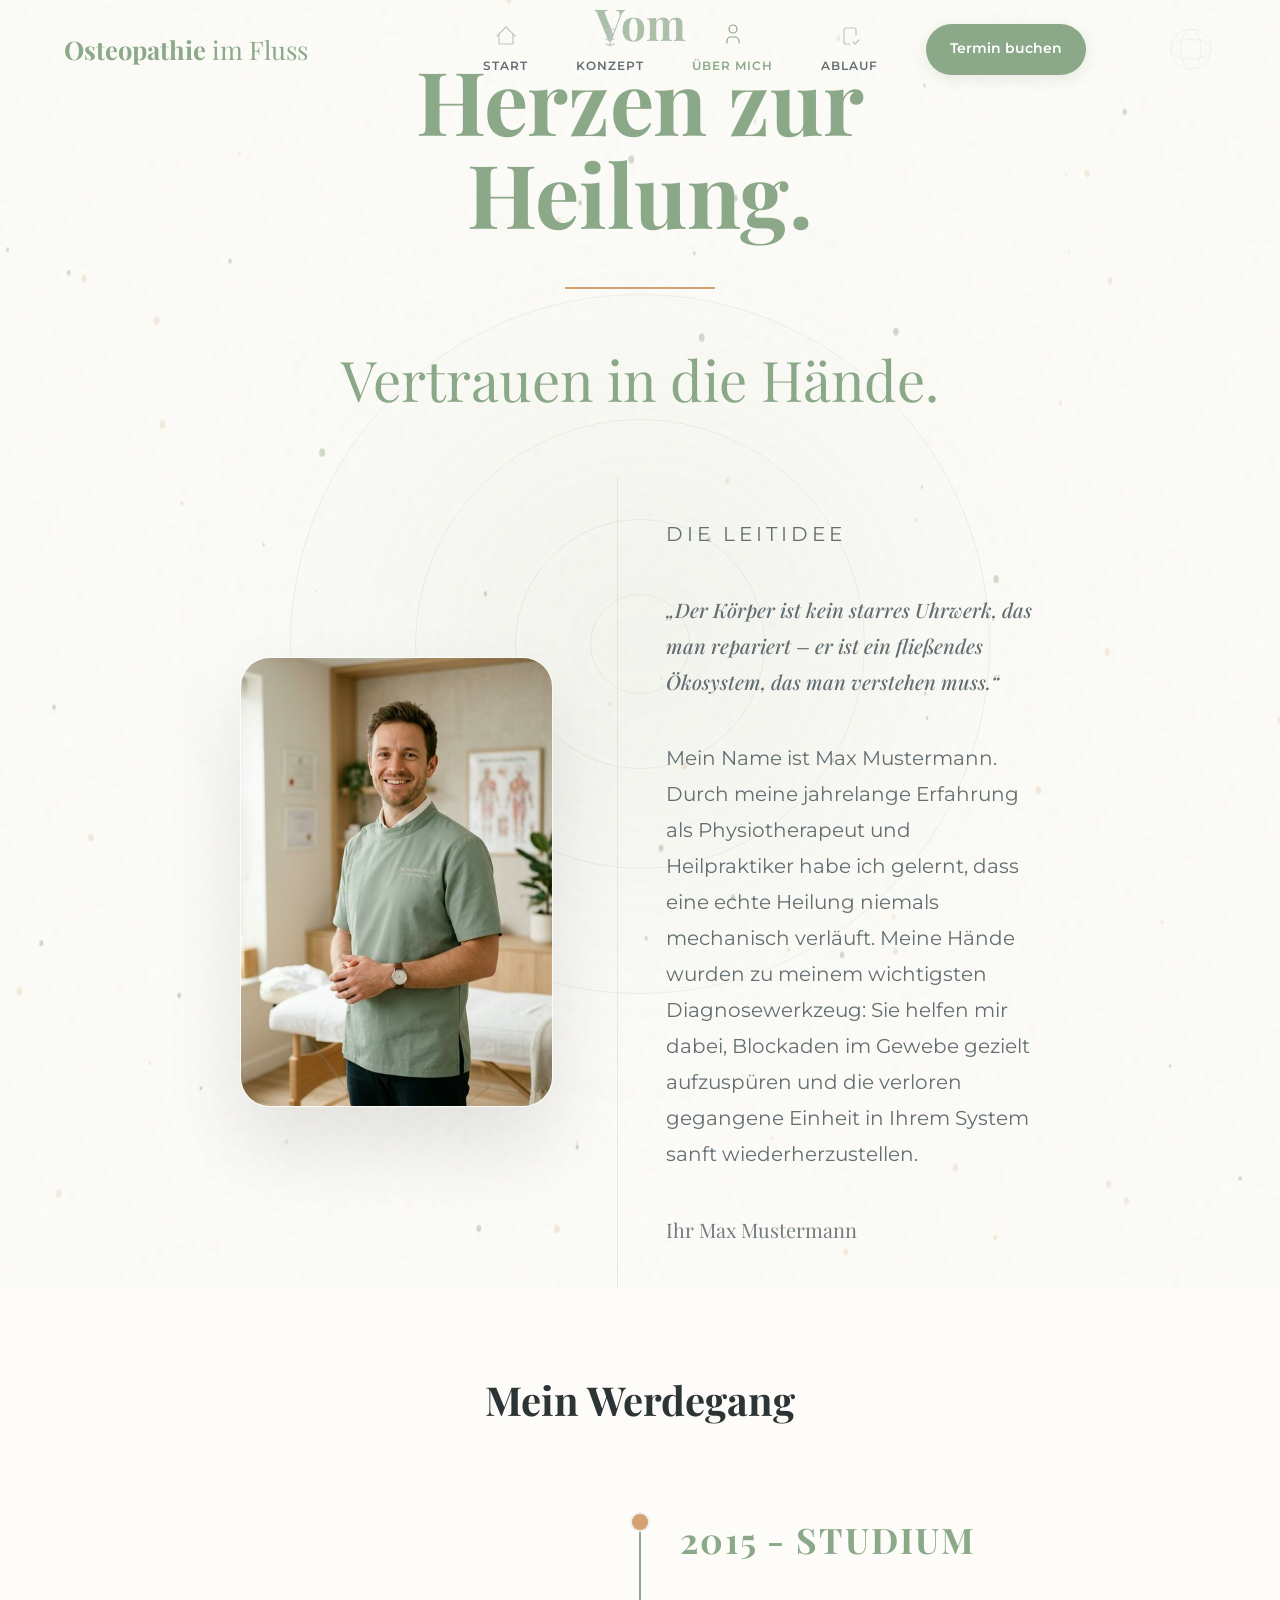
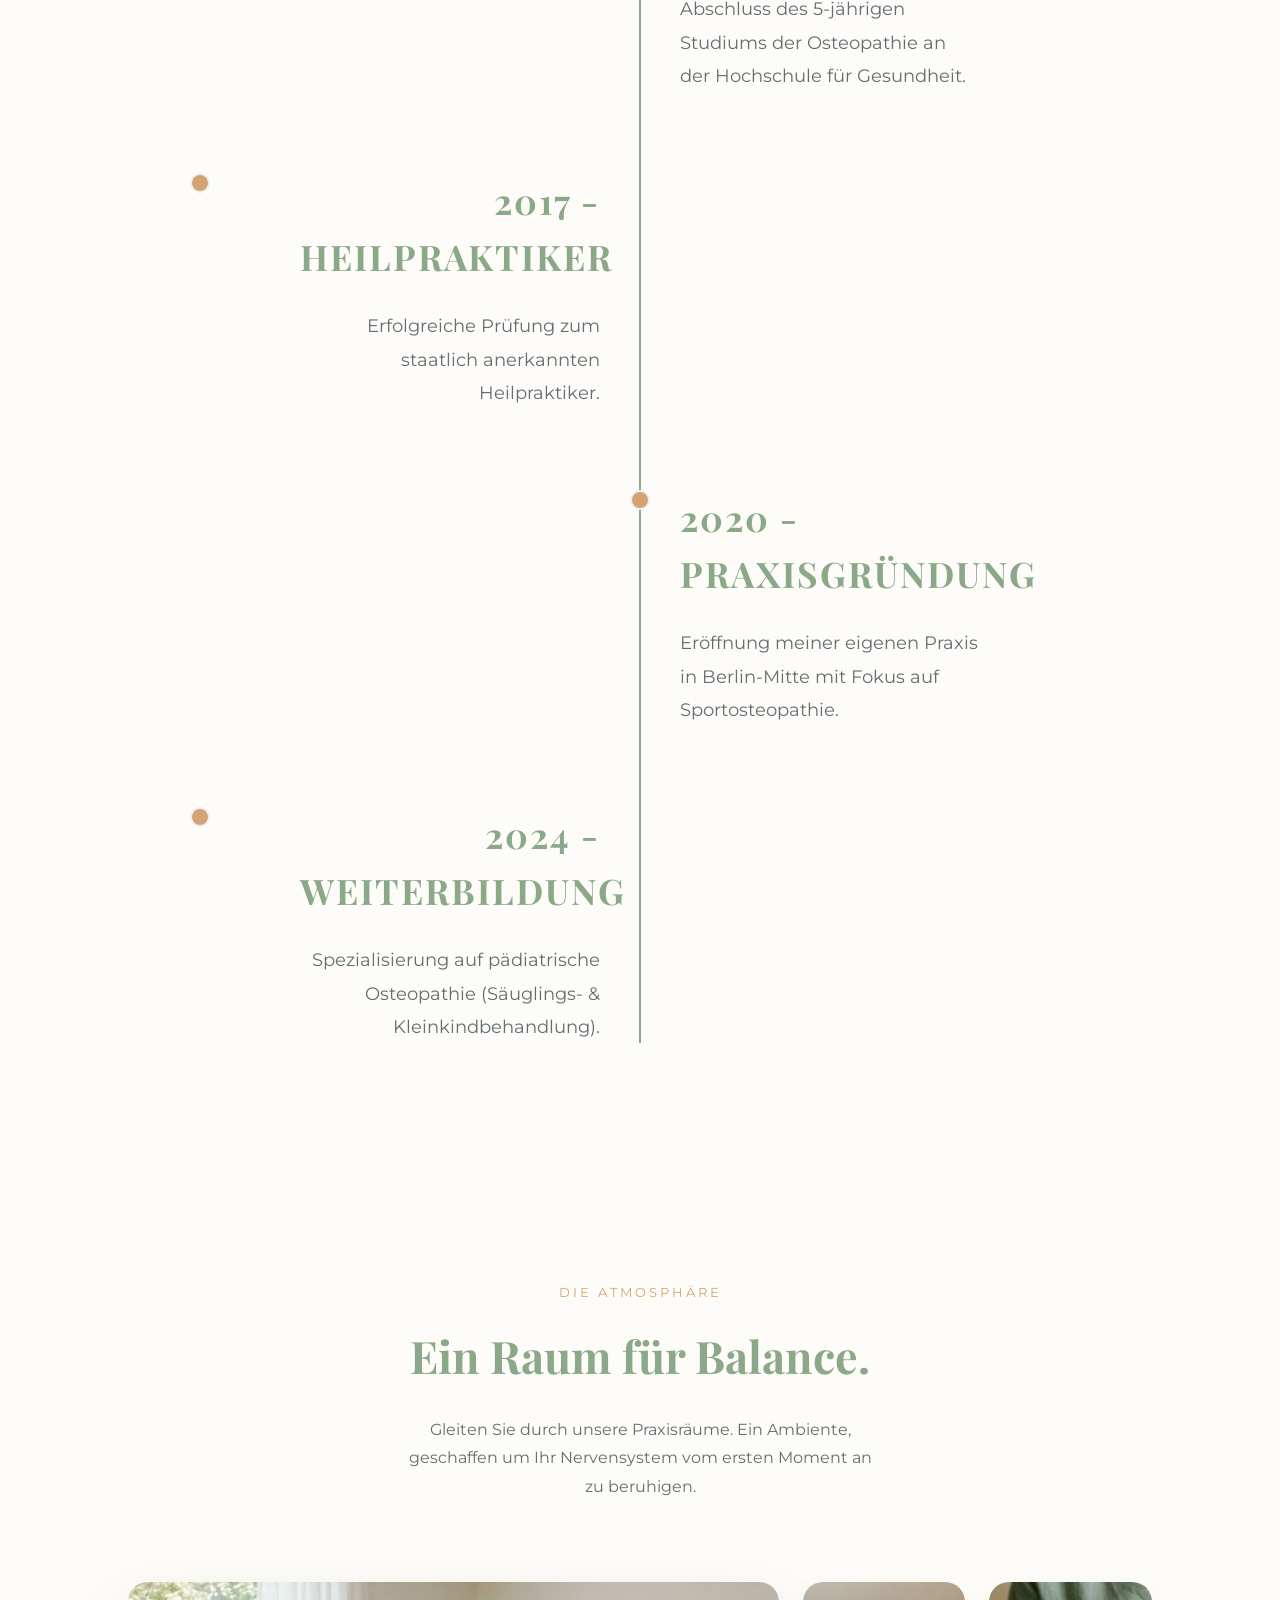
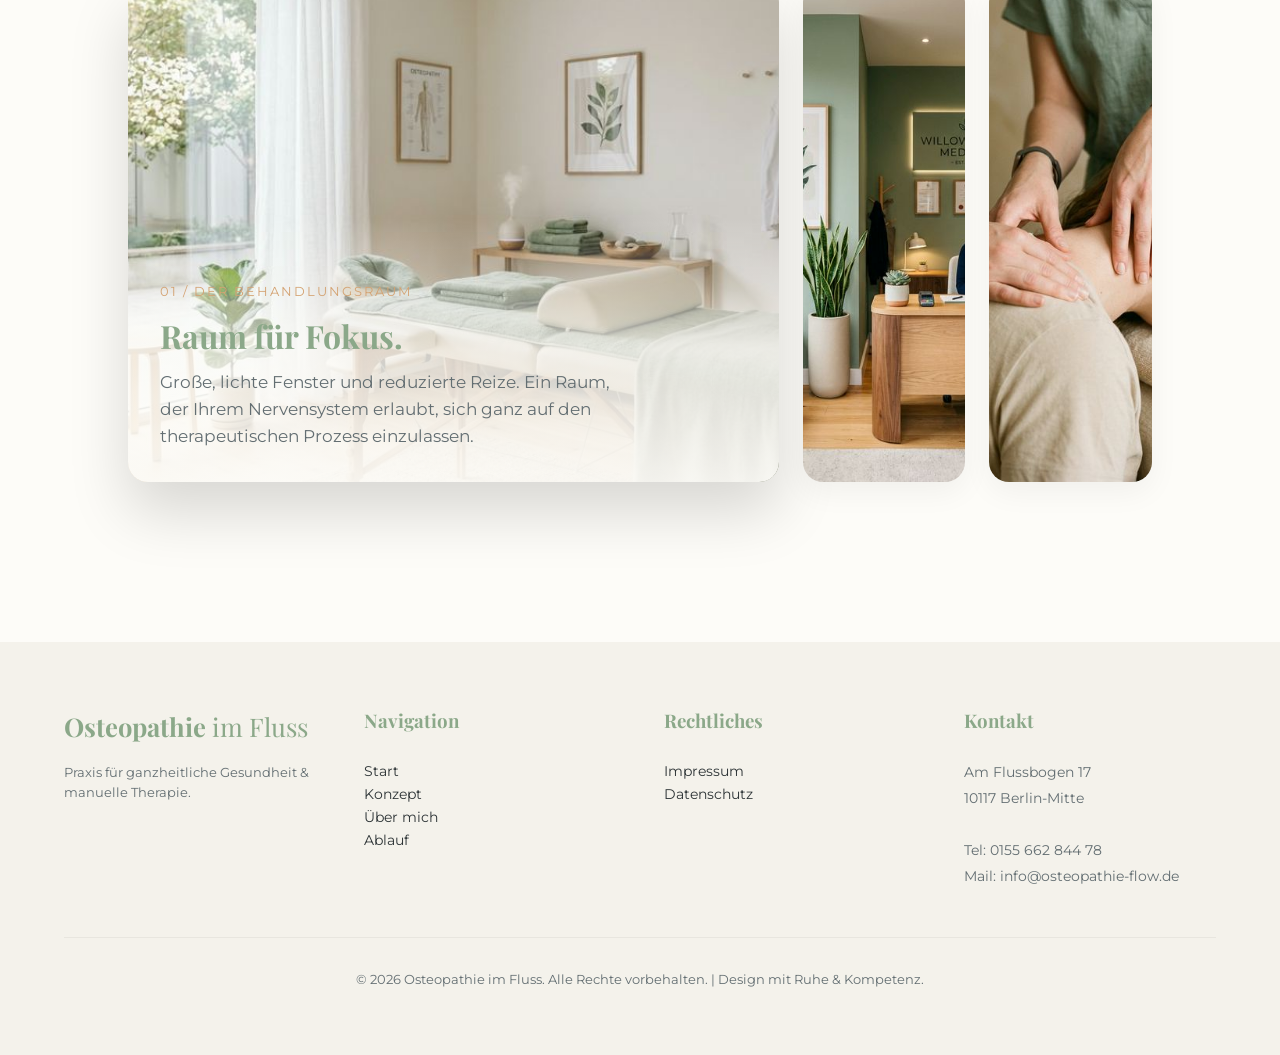
<file: ueber-mich.html>
<!DOCTYPE html>
<html lang="de">
<head>
    <meta charset="UTF-8">
    <meta name="viewport" content="width=device-width, initial-scale=1.0">
    <title>Über mich & die Praxis | Vertrauen in die Hände</title>
    <meta name="description" content="Erfahren Sie mehr über meinen Werdegang, meine Philosophie und die Räumlichkeiten unserer Praxis für Osteopathie.">
    <link rel="stylesheet" href="style.css">
    <link rel="icon" type="image/svg+xml" href="favicon.svg">
    <style>
        .timeline {
            position: relative;
            max-width: 800px;
            margin: 5rem auto;
            padding: 0 20px;
        }
        .timeline::before {
            content: '';
            position: absolute;
            left: 50%;
            top: 0;
            bottom: 0;
            width: 2px;
            background: #eee;
            transform: translateX(-50%);
        }
        .timeline-progress {
            position: absolute;
            left: 50%;
            top: 0;
            width: 2px;
            background: var(--primary);
            height: 0%;
            transform: translateX(-50%);
            transition: height 0.5s ease;
        }
        .timeline-item {
            position: relative;
            margin-bottom: 5rem;
            width: 50%;
            padding: 0 40px;
            opacity: 0;
            transform: translateY(30px);
            transition: all 0.6s ease;
        }
        .timeline-item:nth-child(even) { left: 50%; text-align: left; }
        .timeline-item:nth-child(odd) { left: 0%; text-align: right; }
        
        .timeline-dot {
            position: absolute;
            top: 0;
            width: 20px;
            height: 20px;
            background: var(--accent);
            border-radius: 50%;
            z-index: 2;
        }
        .timeline-item:nth-child(even) .timeline-dot { left: -10px; }
        .timeline-item:nth-child(odd) .timeline-dot { right: -10px; }
        
        .timeline-item.active {
            opacity: 1;
            transform: translateY(0);
        }

        .praxis-grid {
            display: grid;
            grid-template-columns: repeat(auto-fit, minmax(300px, 1fr));
            gap: 2rem;
            padding: 0 10%;
        }
        .praxis-img {
            width: 100%;
            height: 400px;
            background: #eee;
            border-radius: 20px;
            object-fit: cover;
        }

        /* NEW PORTRAIT BOX STYLES */
        .portrait-reveal-box {
            display: flex;
            gap: 4rem;
            align-items: center;
            margin-top: 4rem;
            text-align: left;
            max-width: 1000px;
        }
        .portrait-frame {
            flex: 1;
            height: 450px;
            border-radius: 30px;
            overflow: hidden;
            box-shadow: 0 40px 80px rgba(0,0,0,0.1);
            border: 1px solid rgba(255,255,255,0.4);
        }
        .portrait-frame img {
            width: 100%;
            height: 100%;
            object-fit: cover;
            object-position: top center;
        }
        .portrait-text {
            flex: 1.2;
            padding-left: 3rem;
            border-left: 1px solid rgba(139, 168, 137, 0.2);
        }
        .section-label {
            text-transform: uppercase;
            font-size: 0.8rem;
            letter-spacing: 4px;
            color: var(--accent);
            margin-bottom: 1.5rem;
            display: block;
        }
        .quote-text {
            font-size: 1.6rem;
            line-height: 1.6;
            color: var(--primary);
            font-weight: 500;
            margin-bottom: 2rem;
            font-family: 'Playfair Display', serif;
            font-style: italic;
        }
        .bio-text {
            font-size: 1.05rem;
            line-height: 1.9;
            color: var(--text-light);
            margin-bottom: 2rem;
        }
        .signature {
            font-family: 'Playfair Display', serif;
            font-size: 2rem;
            color: var(--accent);
            opacity: 0.9;
        }

        /* MOBILE OVERRIDES */
        @media (max-width: 900px) {
            .portrait-reveal-box {
                flex-direction: column;
                gap: 3rem;
                text-align: center;
            }
            .portrait-frame {
                width: 100%;
                height: 350px;
            }
            .portrait-text {
                padding-left: 0;
                border-left: none;
                border-top: 1px solid rgba(139, 168, 137, 0.2);
                padding-top: 3rem;
            }
            .quote-text {
                font-size: 1.3rem;
            }
            .signature {
                font-size: 1.6rem;
            }
        }

        /* MOBILE TIMELINE */
        @media (max-width: 768px) {
            .timeline::before, .timeline-progress {
                left: 30px !important;
                transform: none !important;
            }
            .timeline-item {
                width: 100% !important;
                left: 0 !important;
                padding-left: 60px !important;
                padding-right: 0 !important;
                text-align: left !important;
                margin-bottom: 3rem !important;
            }
            .timeline-dot {
                left: 21px !important;
                right: auto !important;
            }
            .timeline-item h3 {
                font-size: 1.5rem !important;
            }
            .timeline-item p {
                font-size: 0.95rem !important;
            }
        }
    </style>
</head>
<body>

    <nav id="mainNav">
        <div class="logo">Osteopathie <span style="font-weight: 300;">im Fluss</span></div>
        <div class="nav-links">
            <a href="index.html" class="nav-item">
                <svg viewBox="0 0 24 24" fill="none" stroke="currentColor" xmlns="http://www.w3.org/2000/svg">
                    <path d="M3 12L12 3L21 12M5 10V20H19V10" stroke-linecap="round" stroke-linejoin="round"/>
                </svg>
                <span>Start</span>
            </a>
            <a href="was-ist-osteopathie.html" class="nav-item">
                <svg viewBox="0 0 24 24" fill="none" stroke="currentColor" xmlns="http://www.w3.org/2000/svg">
                    <path d="M12 2V22M8 5C8 5 10 6 12 6C14 6 16 5 16 5M8 10C8 10 10 11 12 11C14 11 16 10 16 10M8 15C8 15 10 16 12 16C14 16 16 15 16 15M8 20C8 20 10 21 12 21C14 21 16 20 16 20" stroke-linecap="round" stroke-linejoin="round"/>
                </svg>
                <span>Konzept</span>
            </a>
            <a href="ueber-mich.html" class="nav-item active">
                <svg viewBox="0 0 24 24" fill="none" stroke="currentColor" xmlns="http://www.w3.org/2000/svg">
                    <path d="M12 11C14.2091 11 16 9.20914 16 7C16 4.79086 14.2091 3 12 3C9.79086 3 8 4.79086 8 7C8 9.20914 9.79086 11 12 11Z" stroke-linecap="round" stroke-linejoin="round"/>
                    <path d="M6 21V19C6 16.7909 7.79086 15 10 15H14C16.2091 15 18 16.7909 18 19V21" stroke-linecap="round" stroke-linejoin="round"/>
                </svg>
                <span>Über mich</span>
            </a>
            <a href="ablauf-kosten.html" class="nav-item">
                <svg viewBox="0 0 24 24" fill="none" stroke="currentColor" xmlns="http://www.w3.org/2000/svg">
                    <path d="M18 11V6C18 4.89543 17.1046 4 16 4H8C6.89543 4 6 4.89543 6 6V18C6 19.1046 6.89543 20 8 20H12" stroke-linecap="round" stroke-linejoin="round"/>
                    <path d="M15 18L17 20L21 16" stroke-linecap="round" stroke-linejoin="round"/>
                </svg>
                <span>Ablauf</span>
            </a>
            <a href="kontakt.html" class="cta-button">Termin buchen</a>
            <!-- MOBILE SCULPTURE -->
            <div class="sculpture-container">
                <svg viewBox="0 0 100 100">
                    <circle class="sculpture-part" cx="50" cy="50" r="40" />
                    <ellipse class="sculpture-part" cx="50" cy="50" rx="20" ry="40" />
                    <ellipse class="sculpture-part" cx="50" cy="50" rx="40" ry="20" />
                </svg>
            </div>
        </div>
    </nav>

    <main>
        <!-- CONCEPT HERO (ORBITAL STARFIELD & PORTRAIT) -->
        <section class="concept-hero centered" id="conceptHero">
            <div class="orbital-bg-system" id="orbitalSystem">
                <div class="orbit-line"></div>
                <div class="orbit-line"></div>
                <div class="orbit-line"></div>
                <div class="orbit-line"></div>
            </div>
            
            <canvas id="starfieldCanvas" class="particle-canvas"></canvas>
            
            <div class="glow-focus-box"></div>
            <div class="starfield-glow"></div>

            <div class="concept-hero-content">
                <h1><span style="font-size: 0.5em; display: block; margin-bottom: 0.5rem; opacity: 0.7;">Vom</span> Herzen zur Heilung.</h1>
                <div class="title-line"></div>
                <h2>Vertrauen in die Hände.</h2>
                
                <div class="portrait-reveal-box">
                    <div class="portrait-frame">
                        <img src="portrait.png" alt="Osteopath Max Mustermann Portrait">
                    </div>
                    <div class="portrait-text">
                        <p class="section-label">Die Leitidee</p>
                        <p class="quote-text">
                            „Der Körper ist kein starres Uhrwerk, das man repariert – er ist ein fließendes Ökosystem, das man verstehen muss.“
                        </p>
                        <p class="bio-text">
                            Mein Name ist Max Mustermann. Durch meine jahrelange Erfahrung als Physiotherapeut und Heilpraktiker habe ich gelernt, dass eine echte Heilung niemals mechanisch verläuft. Meine Hände wurden zu meinem wichtigsten Diagnosewerkzeug: Sie helfen mir dabei, Blockaden im Gewebe gezielt aufzuspüren und die verloren gegangene Einheit in Ihrem System sanft wiederherzustellen.
                        </p>
                        <p class="signature">Ihr Max Mustermann</p>
                    </div>
                </div>
            </div>
        </section>

        <script>
            // Orbital Parallax & Particle System
            const hero = document.getElementById('conceptHero');
            const orbitLines = document.querySelectorAll('.orbit-line');
            const canvas = document.getElementById('starfieldCanvas');
            const ctx = canvas.getContext('2d');

            setTimeout(() => hero.classList.add('visible'), 500);

            function resize() {
                canvas.width = window.innerWidth;
                canvas.height = window.innerHeight;
            }
            window.addEventListener('resize', resize);
            resize();

            const particles = [];
            for (let i = 0; i < 80; i++) {
                particles.push({
                    x: Math.random() * canvas.width,
                    y: Math.random() * canvas.height,
                    size: Math.random() * 2 + 1,
                    speedX: Math.random() * 0.4 - 0.2,
                    speedY: Math.random() * 0.4 - 0.2,
                    glow: Math.random() > 0.5
                });
            }

            function animate() {
                ctx.clearRect(0, 0, canvas.width, canvas.height);
                particles.forEach(p => {
                    p.x += p.speedX;
                    p.y += p.speedY;
                    if (p.x < 0 || p.x > canvas.width) p.speedX *= -1;
                    if (p.y < 0 || p.y > canvas.height) p.speedY *= -1;

                    ctx.beginPath();
                    ctx.arc(p.x, p.y, p.size, 0, Math.PI * 2);
                    ctx.fillStyle = p.glow ? 'rgba(139, 168, 137, 0.4)' : 'rgba(212, 163, 115, 0.2)';
                    ctx.fill();
                });
                requestAnimationFrame(animate);
            }
            animate();

            hero.addEventListener('mousemove', (e) => {
                const moveX = (e.clientX - window.innerWidth / 2) * 0.05;
                const moveY = (e.clientY - window.innerHeight / 2) * 0.05;
                
                orbitLines.forEach((line, index) => {
                    const depth = (index + 1) * 0.2;
                    line.style.transform = `translate(calc(-50% + ${moveX * depth}px), calc(-50% + ${moveY * depth}px))`;
                });
            });
        </script>

        <h2 style="text-align: center; font-size: 2.5rem; margin-bottom: 3rem;">Mein Werdegang</h2>
        <section class="timeline">
            <div class="timeline-progress" id="progress"></div>
            
            <div class="timeline-item">
                <div class="timeline-dot"></div>
                <h3>2015 - Studium</h3>
                <p>Abschluss des 5-jährigen Studiums der Osteopathie an der Hochschule für Gesundheit.</p>
            </div>
            <div class="timeline-item">
                <div class="timeline-dot"></div>
                <h3>2017 - Heilpraktiker</h3>
                <p>Erfolgreiche Prüfung zum staatlich anerkannten Heilpraktiker.</p>
            </div>
            <div class="timeline-item">
                <div class="timeline-dot"></div>
                <h3>2020 - Praxisgründung</h3>
                <p>Eröffnung meiner eigenen Praxis in Berlin-Mitte mit Fokus auf Sportosteopathie.</p>
            </div>
            <div class="timeline-item">
                <div class="timeline-dot"></div>
                <h3>2024 - Weiterbildung</h3>
                <p>Spezialisierung auf pädiatrische Osteopathie (Säuglings- & Kleinkindbehandlung).</p>
            </div>
        </section>

        <section class="praxis" style="margin-top: 15rem; margin-bottom: 10rem;">
            <div style="text-align: center; max-width: 600px; margin: 0 auto 5rem auto; padding: 0 5%;">
                <span style="text-transform: uppercase; font-size: 0.8rem; letter-spacing: 3px; color: var(--accent); display: block; margin-bottom: 1rem;">Die Atmosphäre</span>
                <h2 style="font-family: 'Playfair Display', serif; font-size: 2.8rem; color: var(--primary); margin-bottom: 1.5rem;">Ein Raum für Balance.</h2>
                <p style="color: var(--text-light); line-height: 1.8;">Gleiten Sie durch unsere Praxisräume. Ein Ambiente, geschaffen um Ihr Nervensystem vom ersten Moment an zu beruhigen.</p>
            </div>
            
            <div class="modern-flex-gallery" style="display: flex; height: 500px; gap: 1.5rem; padding: 0 10%; max-width: 1400px; margin: 0 auto;">
                
                <!-- Card 1 -->
                <div class="gallery-pane active" onclick="activatePane(this)">
                    <img src="praxis-raum1.png" alt="Behandlungsraum">
                    <div class="pane-content">
                        <span class="pane-num">01 / Der Behandlungsraum</span>
                        <h3 class="pane-title">Raum für Fokus.</h3>
                        <p class="pane-desc">Große, lichte Fenster und reduzierte Reize. Ein Raum, der Ihrem Nervensystem erlaubt, sich ganz auf den therapeutischen Prozess einzulassen.</p>
                    </div>
                </div>

                <!-- Card 2 -->
                <div class="gallery-pane" onclick="activatePane(this)">
                    <img src="eingang.png" alt="Eingang">
                    <div class="pane-content">
                        <span class="pane-num">02 / Das Ankommen</span>
                        <h3 class="pane-title">Der erste Eindruck.</h3>
                        <p class="pane-desc">Keine klassische Wartezimmer-Atmosphäre. Warme Erdtöne und organische Materialien heißen Sie vom ersten Moment an willkommen.</p>
                    </div>
                </div>

                <!-- Card 3 -->
                <div class="gallery-pane" onclick="activatePane(this)">
                    <img src="behandlung.png" alt="Die Taktilität">
                    <div class="pane-content">
                        <span class="pane-num">03 / Die Atmosphäre</span>
                        <h3 class="pane-title">Heilende Berührung.</h3>
                        <p class="pane-desc">Wirksamkeit trifft auf absolute Ruhe. Jedes Detail ist darauf abgestimmt, den therapeutischen Dialog mit Ihrem Gewebe zu unterstützen.</p>
                    </div>
                </div>

            </div>

            <style>
                .modern-flex-gallery {
                    display: flex;
                    height: 500px;
                    gap: 1.5rem;
                }
                .gallery-pane {
                    flex: 1;
                    position: relative;
                    border-radius: 20px;
                    overflow: hidden;
                    cursor: pointer;
                    transition: flex 0.8s cubic-bezier(0.25, 1, 0.5, 1), box-shadow 0.5s ease;
                    box-shadow: 0 10px 30px rgba(0,0,0,0.05);
                }
                .gallery-pane img {
                    position: absolute;
                    top: 0; left: 0; width: 100%; height: 100%;
                    object-fit: cover;
                    transition: transform 1.5s ease;
                }
                .gallery-pane:hover, .gallery-pane.active {
                    flex: 4;
                    box-shadow: 0 30px 60px rgba(0,0,0,0.15);
                }
                .gallery-pane:hover img, .gallery-pane.active img {
                    transform: scale(1.05);
                }
                
                .pane-content {
                    position: absolute;
                    bottom: 0; left: 0; right: 0;
                    padding: 4rem 2rem 2rem;
                    background: linear-gradient(to top, rgba(253, 252, 248, 0.95) 0%, rgba(253, 252, 248, 0.8) 50%, transparent 100%);
                    transform: translateY(50px);
                    opacity: 0;
                    transition: all 0.6s cubic-bezier(0.25, 1, 0.5, 1) 0.1s;
                    display: flex;
                    flex-direction: column;
                    justify-content: flex-end;
                }
                .gallery-pane:hover .pane-content, .gallery-pane.active .pane-content {
                    transform: translateY(0);
                    opacity: 1;
                }

                .pane-num {
                    display: block;
                    font-size: 0.8rem;
                    letter-spacing: 2px;
                    text-transform: uppercase;
                    color: var(--accent);
                    margin-bottom: 0.5rem;
                    opacity: 0;
                    transform: translateY(10px);
                    transition: all 0.4s ease 0.2s;
                }
                .pane-title {
                    font-family: 'Playfair Display', serif;
                    font-size: 2rem;
                    color: var(--primary);
                    margin-bottom: 0.5rem;
                    white-space: nowrap;
                }
                .pane-desc {
                    font-size: 1.05rem;
                    color: var(--text-light);
                    margin: 0;
                    line-height: 1.6;
                    max-width: 450px;
                    opacity: 0;
                    transform: translateY(10px);
                    transition: all 0.6s ease 0.3s;
                }
                .gallery-pane:hover .pane-num, .gallery-pane.active .pane-num,
                .gallery-pane:hover .pane-desc, .gallery-pane.active .pane-desc {
                    opacity: 1;
                    transform: translateY(0);
                }

                @media (max-width: 900px) {
                    .modern-flex-gallery { flex-direction: column; height: 800px; padding: 0 5%; }
                    .pane-content { padding: 2rem 1.5rem; }
                    .pane-title { font-size: 1.5rem; white-space: normal; }
                }
            </style>
            <script>
                function activatePane(element) {
                    const panes = document.querySelectorAll('.gallery-pane');
                    panes.forEach(p => p.classList.remove('active'));
                    element.classList.add('active');
                }
            </script>
        </section>
    </main>

    <footer>
        <div class="footer-content">
            <div class="footer-section">
                <div class="logo">Osteopathie <span style="font-weight: 300;">im Fluss</span></div>
                <p style="font-size: 0.8rem; margin-top: 1rem; color: var(--text-light);">Praxis für ganzheitliche Gesundheit & manuelle Therapie.</p>
            </div>
            <div class="footer-section">
                <h3>Navigation</h3>
                <ul style="font-size: 0.9rem;">
                    <li><a href="index.html">Start</a></li>
                    <li><a href="was-ist-osteopathie.html">Konzept</a></li>
                    <li><a href="ueber-mich.html">Über mich</a></li>
                    <li><a href="ablauf-kosten.html">Ablauf</a></li>
                </ul>
            </div>
            <div class="footer-section">
                <h3>Rechtliches</h3>
                <ul style="font-size: 0.9rem;">
                    <li><a href="impressum.html">Impressum</a></li>
                    <li><a href="datenschutz.html">Datenschutz</a></li>
                </ul>
            </div>
            <div class="footer-section">
                <h3>Kontakt</h3>
                <p style="font-size: 0.9rem; color: var(--text-light); line-height: 1.8;">
                    Am Flussbogen 17<br>
                    10117 Berlin-Mitte<br><br>
                    Tel: 0155 662 844 78<br>
                    Mail: info@osteopathie-flow.de
                </p>
            </div>
        </div>
        <div class="footer-bottom">
            &copy; 2026 Osteopathie im Fluss. Alle Rechte vorbehalten. | Design mit Ruhe & Kompetenz.
        </div>
    </footer>

    <script>
        const observer = new IntersectionObserver((entries) => {
            entries.forEach(entry => {
                if (entry.isIntersecting) {
                    entry.target.classList.add('active');
                }
            });
        }, { threshold: 0.5 });

        document.querySelectorAll('.timeline-item').forEach(item => observer.observe(item));

        window.addEventListener('scroll', () => {
            const timeline = document.querySelector('.timeline');
            const progress = document.getElementById('progress');
            const rect = timeline.getBoundingClientRect();
            const winHeight = window.innerHeight;
            
            if (rect.top < winHeight) {
                let scrollPercent = ((winHeight - rect.top) / rect.height) * 100;
                if (scrollPercent > 100) scrollPercent = 100;
                if (scrollPercent < 0) scrollPercent = 0;
                progress.style.height = scrollPercent + '%';
            }
        });
    </script>
    <script>
        const mainNav = document.getElementById('mainNav');
        window.addEventListener('scroll', () => {
            if (window.scrollY > 50) mainNav.classList.add('scrolled');
            else mainNav.classList.remove('scrolled');
        });
    </script>
    <script src="particles.js"></script>
</body>
</html>
</file>
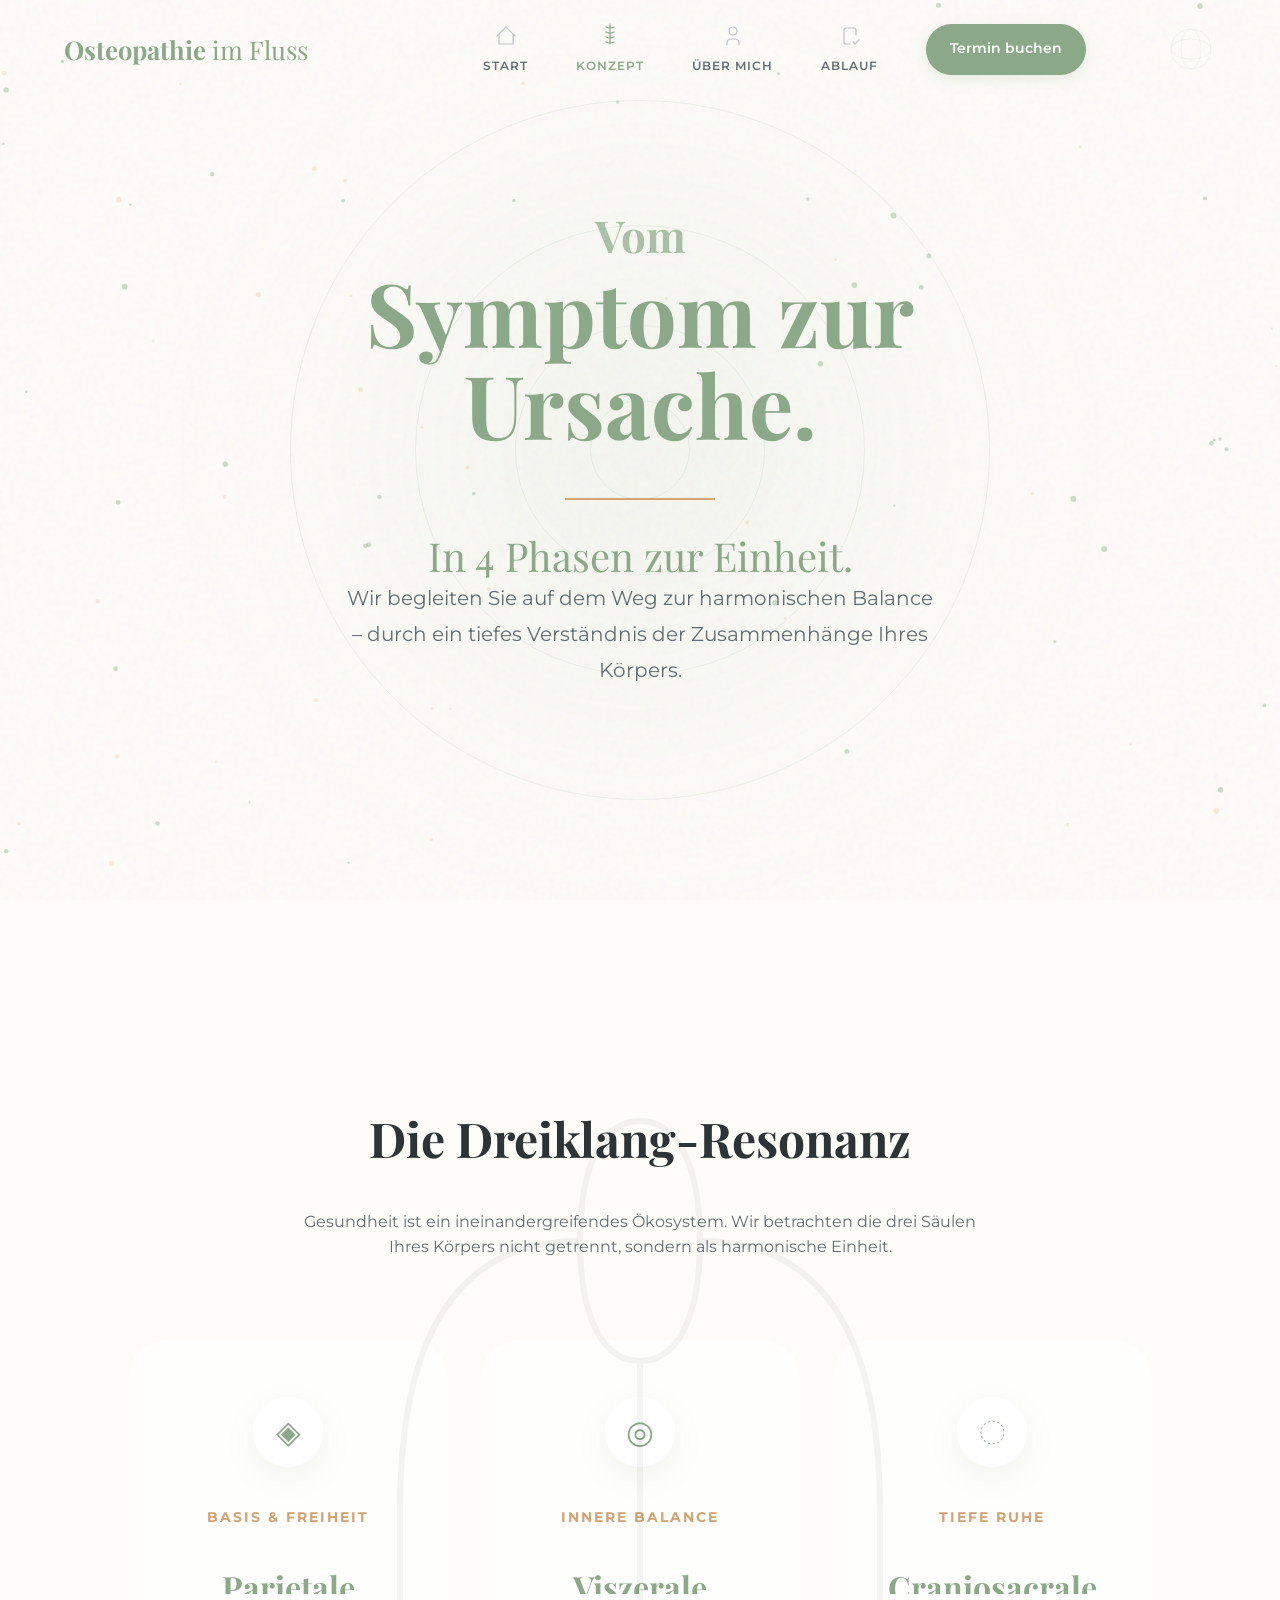
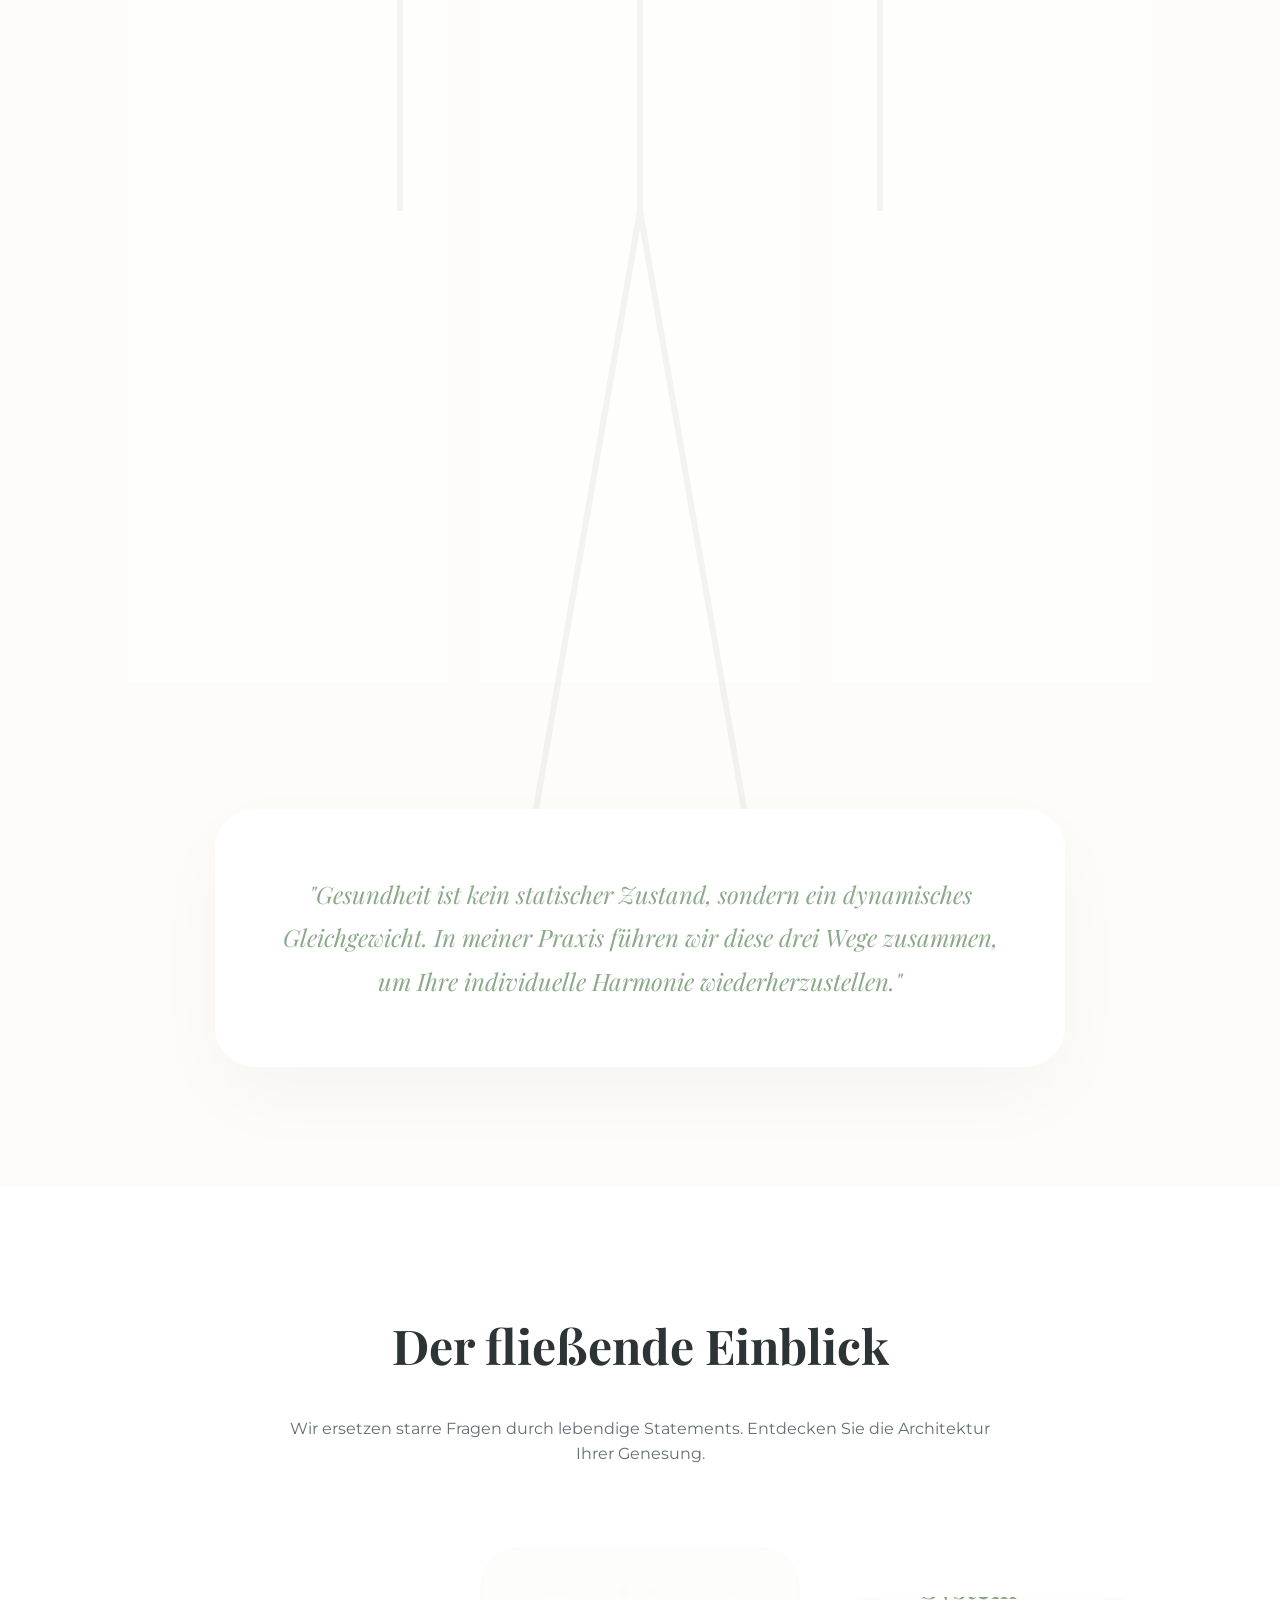
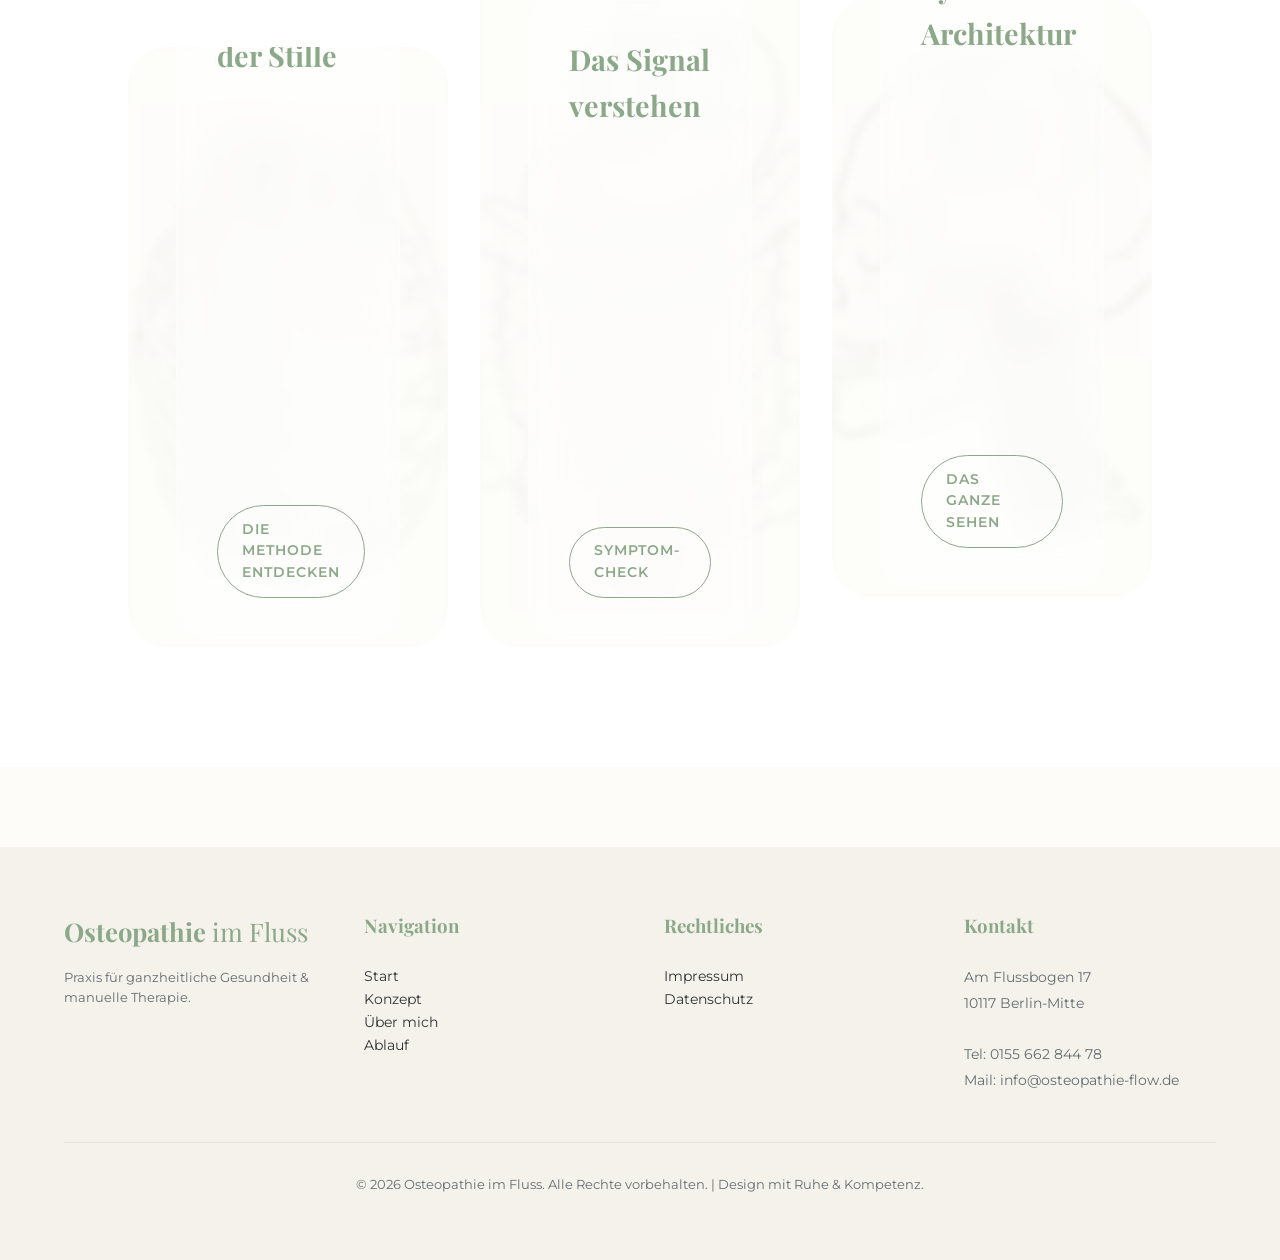
<file: was-ist-osteopathie.html>
<!DOCTYPE html>
<html lang="de">
<head>
    <meta charset="UTF-8">
    <meta name="viewport" content="width=device-width, initial-scale=1.0">
    <title>Was ist Osteopathie? | Die 3 Säulen der Therapie</title>
    <meta name="description" content="Erfahren Sie alles über die drei Säulen der Osteopathie: Parietal (Bewegungsapparat), Viszeral (Organe) und Craniosacral (Nervensystem).">
    <link rel="stylesheet" href="style.css">
    <link rel="icon" type="image/svg+xml" href="favicon.svg">
    <style>
        .pillar-card {
            background: #fff;
            padding: 2rem;
            border-radius: 15px;
            box-shadow: 0 10px 30px rgba(0,0,0,0.03);
            text-align: center;
            transition: var(--transition);
        }
        .pillar-card:hover { transform: translateY(-10px); }
        .accordion-item {
            margin-bottom: 1.5rem;
            border-bottom: 1px solid #eee;
            padding-bottom: 1.5rem;
        }
        .accordion-title {
            cursor: pointer;
            font-family: 'Playfair Display', serif;
            font-size: 1.5rem;
            display: flex;
            justify-content: space-between;
            align-items: center;
        }
        .accordion-content {
            max-height: 0;
            overflow: hidden;
            transition: max-height 0.4s ease;
            color: var(--text-light);
            margin-top: 1rem;
        }
        .accordion-item.active .accordion-content {
            max-height: 500px;
        }
        .accordion-item.active .accordion-title::after { content: '-'; }
        .accordion-title::after { content: '+'; font-size: 1.2rem; }
    </style>
</head>
<body>

    <nav id="mainNav">
        <div class="logo">Osteopathie <span style="font-weight: 300;">im Fluss</span></div>
        <div class="nav-links">
            <a href="index.html" class="nav-item">
                <svg viewBox="0 0 24 24" fill="none" stroke="currentColor" xmlns="http://www.w3.org/2000/svg">
                    <path d="M3 12L12 3L21 12M5 10V20H19V10" stroke-linecap="round" stroke-linejoin="round"/>
                </svg>
                <span>Start</span>
            </a>
            <a href="was-ist-osteopathie.html" class="nav-item active">
                <svg viewBox="0 0 24 24" fill="none" stroke="currentColor" xmlns="http://www.w3.org/2000/svg">
                    <path d="M12 2V22M8 5C8 5 10 6 12 6C14 6 16 5 16 5M8 10C8 10 10 11 12 11C14 11 16 10 16 10M8 15C8 15 10 16 12 16C14 16 16 15 16 15M8 20C8 20 10 21 12 21C14 21 16 20 16 20" stroke-linecap="round" stroke-linejoin="round"/>
                </svg>
                <span>Konzept</span>
            </a>
            <a href="ueber-mich.html" class="nav-item">
                <svg viewBox="0 0 24 24" fill="none" stroke="currentColor" xmlns="http://www.w3.org/2000/svg">
                    <path d="M12 11C14.2091 11 16 9.20914 16 7C16 4.79086 14.2091 3 12 3C9.79086 3 8 4.79086 8 7C8 9.20914 9.79086 11 12 11Z" stroke-linecap="round" stroke-linejoin="round"/>
                    <path d="M6 21V19C6 16.7909 7.79086 15 10 15H14C16.2091 15 18 16.7909 18 19V21" stroke-linecap="round" stroke-linejoin="round"/>
                </svg>
                <span>Über mich</span>
            </a>
            <a href="ablauf-kosten.html" class="nav-item">
                <svg viewBox="0 0 24 24" fill="none" stroke="currentColor" xmlns="http://www.w3.org/2000/svg">
                    <path d="M18 11V6C18 4.89543 17.1046 4 16 4H8C6.89543 4 6 4.89543 6 6V18C6 19.1046 6.89543 20 8 20H12" stroke-linecap="round" stroke-linejoin="round"/>
                    <path d="M15 18L17 20L21 16" stroke-linecap="round" stroke-linejoin="round"/>
                </svg>
                <span>Ablauf</span>
            </a>
            <a href="kontakt.html" class="cta-button">Termin buchen</a>
            <!-- MOBILE SCULPTURE -->
            <div class="sculpture-container">
                <svg viewBox="0 0 100 100">
                    <circle class="sculpture-part" cx="50" cy="50" r="40" />
                    <ellipse class="sculpture-part" cx="50" cy="50" rx="20" ry="40" />
                    <ellipse class="sculpture-part" cx="50" cy="50" rx="40" ry="20" />
                </svg>
            </div>
        </div>
    </nav>

    <main>
        <!-- CONCEPT HERO (ORBITAL STARFIELD) -->
        <section class="concept-hero" id="conceptHero" style="justify-content: center; padding: 0 5%;">
            <!-- Background Orbit System -->
            <div class="orbital-bg-system" id="orbitalSystem">
                <div class="orbit-line"></div>
                <div class="orbit-line"></div>
                <div class="orbit-line"></div>
                <div class="orbit-line"></div>
            </div>
            
            <!-- Stardust Particle System -->
            <canvas id="starfieldCanvas" class="particle-canvas"></canvas>
            
            <!-- Glow Focus -->
            <div class="glow-focus-box"></div>
            <div class="starfield-glow"></div>

            <div class="concept-hero-content" style="text-align: center; display: flex; flex-direction: column; align-items: center; max-width: 800px; margin: 0 auto;">
                <h1 style="text-align: center;"><span style="font-size: 0.5em; display: block; margin-bottom: 0.5rem; opacity: 0.7;">Vom</span> Symptom zur Ursache.</h1>
                <div class="title-line" style="margin-left: auto; margin-right: auto;"></div>
                <h2 style="font-family: 'Playfair Display', serif; font-size: 2.5rem; color: var(--primary); margin-top: 2rem; text-align: center;">In 4 Phasen zur Einheit.</h2>
                <p style="text-align: center; margin: 0 auto;">Wir begleiten Sie auf dem Weg zur harmonischen Balance – durch ein tiefes Verständnis der Zusammenhänge Ihres Körpers.</p>
            </div>
        </section>

        <script>
            // Orbital Parallax & Particle System
            const hero = document.getElementById('conceptHero');
            const orbitalSystem = document.getElementById('orbitalSystem');
            const orbitLines = document.querySelectorAll('.orbit-line');
            const canvas = document.getElementById('starfieldCanvas');
            const ctx = canvas.getContext('2d');

            // Set visible class for title animation
            setTimeout(() => hero.classList.add('visible'), 500);

            // Resize canvas
            function resize() {
                canvas.width = window.innerWidth;
                canvas.height = window.innerHeight;
            }
            window.addEventListener('resize', resize);
            resize();

            // Particles (Stardust)
            const particles = [];
            for (let i = 0; i < 80; i++) {
                particles.push({
                    x: Math.random() * canvas.width,
                    y: Math.random() * canvas.height,
                    size: Math.random() * 2 + 1,
                    speedX: Math.random() * 0.5 - 0.25,
                    speedY: Math.random() * 0.5 - 0.25,
                    glow: Math.random() > 0.5
                });
            }

            function animate() {
                ctx.clearRect(0, 0, canvas.width, canvas.height);
                particles.forEach(p => {
                    p.x += p.speedX;
                    p.y += p.speedY;
                    if (p.x < 0 || p.x > canvas.width) p.speedX *= -1;
                    if (p.y < 0 || p.y > canvas.height) p.speedY *= -1;

                    ctx.beginPath();
                    ctx.arc(p.x, p.y, p.size, 0, Math.PI * 2);
                    ctx.fillStyle = p.glow ? 'rgba(139, 168, 137, 0.4)' : 'rgba(212, 163, 115, 0.2)';
                    ctx.fill();
                });
                requestAnimationFrame(animate);
            }
            animate();

            // Mouse Interactivity (Parallax)
            hero.addEventListener('mousemove', (e) => {
                const moveX = (e.clientX - window.innerWidth / 2) * 0.05;
                const moveY = (e.clientY - window.innerHeight / 2) * 0.05;
                
                orbitLines.forEach((line, index) => {
                    const depth = (index + 1) * 0.2;
                    line.style.transform = `translate(calc(-50% + ${moveX * depth}px), calc(-50% + ${moveY * depth}px))`;
                });
            });
        </script>

        <!-- DREIKLANG-RESONANZ (DIE DREI SÄULEN) -->
        <section class="resonance-section">
            <h2 style="font-size: 3rem; margin-bottom: 2rem;">Die Dreiklang-Resonanz</h2>
            <p style="max-width: 700px; margin: 0 auto; color: var(--text-light);">Gesundheit ist ein ineinandergreifendes Ökosystem. Wir betrachten die drei Säulen Ihres Körpers nicht getrennt, sondern als harmonische Einheit.</p>

            <div class="resonance-container">
                <!-- Background Silhouette -->
                <svg class="human-outline-svg" viewBox="0 0 200 500">
                    <path d="M100,20 C115,20 120,40 120,60 C120,80 115,100 100,100 C85,100 80,80 80,60 C80,40 85,20 100,20 M120,60 Q180,60 180,150 L180,250 M80,60 Q20,60 20,150 L20,250 M100,100 L100,250 M100,250 L140,480 M100,250 L60,480" fill="none" stroke="currentColor" stroke-width="2" />
                </svg>

                <!-- Pillar 1: Parietal -->
                <div class="resonance-card parietal">
                    <div class="energy-point">◈</div>
                    <span class="focus-label">Basis & Freiheit</span>
                    <h3>Parietale Osteopathie</h3>
                    <p><strong>Der Fokus:</strong> Das Gerüst Ihres Lebens. Wir betrachten nicht nur den Schmerz im Rücken, sondern das Zusammenspiel von Knochen, Gelenken und Faszien.</p>
                    <div class="feeling-text">Stellen Sie sich vor, jede Bewegung fühlt sich wieder leicht an – wie ein perfekt geöltes Uhrwerk. Wir lösen die Blockaden, damit Ihr Fundament Sie wieder mühelos durch den Alltag trägt.</div>
                </div>

                <!-- Pillar 2: Visceral -->
                <div class="resonance-card visceral">
                    <div class="energy-point">◎</div>
                    <span class="focus-label">Innere Balance</span>
                    <h3>Viszerale Osteopathie</h3>
                    <p><strong>Der Fokus:</strong> Der stille Rhythmus Ihrer Organe. Die Beweglichkeit von Magen, Leber und Darm ist untrennbar mit Ihrer Wirbelsäule verbunden.</p>
                    <div class="feeling-text">Wenn Ihre innere Mitte frei atmen kann, fließt die Energie zurück in Ihren gesamten Körper. Wir geben Ihren Organen den Raum, den sie für ihre lebenswichtige Arbeit brauchen.</div>
                </div>

                <!-- Pillar 3: Craniosacral -->
                <div class="resonance-card cranio">
                    <div class="energy-point">◌</div>
                    <span class="focus-label">Tiefe Ruhe</span>
                    <h3>Craniosacrale Osteopathie</h3>
                    <p><strong>Der Fokus:</strong> Der Puls Ihres Nervensystems. Vom Schädel bis zum Kreuzbein fließt die Lebensenergie, die Ihre Selbstheilungskräfte steuert.</p>
                    <div class="feeling-text">Ein Moment des absoluten Ankommens. Durch feinste Impulse beruhigen wir das Nervensystem und drücken den „Reset-Knopf“ für Geist und Körper.</div>
                </div>
            </div>

            <div class="resonance-statement">
                <p>"Gesundheit ist kein statischer Zustand, sondern ein dynamisches Gleichgewicht. In meiner Praxis führen wir diese drei Wege zusammen, um Ihre individuelle Harmonie wiederherzustellen."</p>
            </div>
        </section>

        <!-- THE FLUID INSIGHT (BENTO GRID EXPLORER) -->
        <section class="fluid-insight-section">
            <h2 style="text-align: center; font-size: 3rem; margin-bottom: 2rem;">Der fließende Einblick</h2>
            <p style="text-align: center; max-width: 700px; margin: 0 auto; color: var(--text-light);">Wir ersetzen starre Fragen durch lebendige Statements. Entdecken Sie die Architektur Ihrer Genesung.</p>

            <div class="bento-grid">
                <!-- Card 1: Das Handwerk der Stille -->
                <div class="bento-item">
                    <img src="layer_parietal.png" class="bento-bg" alt="Parietale Osteopathie">
                    <div class="bento-num">01</div>
                    <div class="bento-glass-content">
                        <h3>Das Handwerk der Stille</h3>
                        <p>Keine Geräte. Nur das Gespür für Ihre Gewebespannung. Wir hören dort hin, wo Worte aufhören, und finden durch präzise manuelle Impulse den Weg zurück in Ihre Mobilität.</p>
                        <a href="ablauf-kosten.html" class="bento-btn">Die Methode entdecken</a>
                    </div>
                </div>

                <!-- Card 2: Das Signal verstehen -->
                <div class="bento-item">
                    <img src="layer_visceral.png" class="bento-bg" alt="Viszerale Osteopathie">
                    <div class="bento-num">02</div>
                    <div class="bento-glass-content">
                        <h3>Das Signal verstehen</h3>
                        <p>Ihr Körper flüstert, bevor er schreit. Von akuten Blockaden bis hin zu chronischer Erschöpfung – wir finden den richtigen Zeitpunkt für Ihren Reset.</p>
                        <a href="kontakt.html" class="bento-btn">Symptom-Check</a>
                    </div>
                </div>

                <!-- Card 3: Die System-Architektur -->
                <div class="bento-item">
                    <img src="layer_craniosacral.png" class="bento-bg" alt="Craniosacrale Osteopathie">
                    <div class="bento-num">03</div>
                    <div class="bento-glass-content">
                        <h3>Die System-Architektur</h3>
                        <p>Ein Netzwerk aus Fasern, Flüssigkeit und Energie. Wir therapieren nicht das Symptom, wir kalibrieren das gesamte System neu – für eine Harmonie, die bleibt.</p>
                        <a href="was-ist-osteopathie.html" class="bento-btn">Das Ganze sehen</a>
                    </div>
                </div>
            </div>
        </section>
    </main>

    <footer>
        <div class="footer-content">
            <div class="footer-section">
                <div class="logo">Osteopathie <span style="font-weight: 300;">im Fluss</span></div>
                <p style="font-size: 0.8rem; margin-top: 1rem; color: var(--text-light);">Praxis für ganzheitliche Gesundheit & manuelle Therapie.</p>
            </div>
            <div class="footer-section">
                <h3>Navigation</h3>
                <ul style="font-size: 0.9rem;">
                    <li><a href="index.html">Start</a></li>
                    <li><a href="was-ist-osteopathie.html">Konzept</a></li>
                    <li><a href="ueber-mich.html">Über mich</a></li>
                    <li><a href="ablauf-kosten.html">Ablauf</a></li>
                </ul>
            </div>
            <div class="footer-section">
                <h3>Rechtliches</h3>
                <ul style="font-size: 0.9rem;">
                    <li><a href="impressum.html">Impressum</a></li>
                    <li><a href="datenschutz.html">Datenschutz</a></li>
                </ul>
            </div>
            <div class="footer-section">
                <h3>Kontakt</h3>
                <p style="font-size: 0.9rem; color: var(--text-light); line-height: 1.8;">
                    Am Flussbogen 17<br>
                    10117 Berlin-Mitte<br><br>
                    Tel: 0155 662 844 78<br>
                    Mail: info@osteopathie-flow.de
                </p>
            </div>
        </div>
        <div class="footer-bottom">
            &copy; 2026 Osteopathie im Fluss. Alle Rechte vorbehalten. | Design mit Ruhe & Kompetenz.
        </div>
    </footer>

    <script>
        document.querySelectorAll('.accordion-title').forEach(title => {
            title.addEventListener('click', () => {
                const item = title.parentElement;
                item.classList.toggle('active');
            });
        });
    </script>
    <script>
        const mainNav = document.getElementById('mainNav');
        window.addEventListener('scroll', () => {
            if (window.scrollY > 50) mainNav.classList.add('scrolled');
            else mainNav.classList.remove('scrolled');
        });
    </script>
    <script src="particles.js"></script>
</body>
</html>
</file>
<file: style.css>
/* GOOGLE FONTS */
@import url('https://fonts.googleapis.com/css2?family=Montserrat:wght@300;400;500;600&family=Playfair+Display:wght@400;700&display=swap');

:root {
    --primary: #8BA889;
    --accent: #D4A373;
    --base: #FDFCF8;
    --text: #2D3436;
    --text-light: #636E72;
    --white: #FFFFFF;
    --transition: all 0.4s cubic-bezier(0.165, 0.84, 0.44, 1);
}

* {
    margin: 0;
    padding: 0;
    box-sizing: border-box;
}

body {
    background-color: var(--base);
    color: var(--text);
    font-family: 'Montserrat', sans-serif;
    line-height: 1.6;
    overflow-x: hidden;
}

h1, h2, h3, h4, h5, h6 {
    font-family: 'Playfair Display', serif;
    font-weight: 700;
    color: var(--text);
}

a {
    text-decoration: none;
    color: inherit;
    transition: var(--transition);
}

ul {
    list-style: none;
}

/* PREMIUM HEADER */
nav {
    display: flex;
    justify-content: space-between;
    align-items: center;
    padding: 1.5rem 5%;
    position: fixed;
    top: 0;
    width: 100%;
    z-index: 1000;
    background: transparent; /* Start transparent */
    backdrop-filter: blur(0px);
    border-bottom: 1px solid transparent;
    transition: all 0.5s cubic-bezier(0.4, 0, 0.2, 1);
}

nav.scrolled {
    background: rgba(253, 252, 248, 0.95);
    backdrop-filter: blur(10px);
    border-bottom: 1px solid rgba(139, 168, 137, 0.1);
    padding: 1rem 5%;
}

/* MOBILE SCULPTURE */
.sculpture-container {
    margin-left: 2rem;
    width: 50px;
    height: 50px;
    display: flex;
    justify-content: center;
    align-items: center;
    transition: var(--transition);
}

.sculpture-container svg {
    width: 100%;
    height: 100%;
    animation: rotateSculpture 20s linear infinite;
}

@keyframes rotateSculpture {
    from { transform: rotate(0deg); }
    to { transform: rotate(360deg); }
}

.sculpture-part {
    fill: none;
    stroke: var(--primary);
    stroke-width: 0.5;
    opacity: 0.4;
}

/* Fascia Background Pattern */
nav::before {
    content: '';
    position: absolute;
    top: 0;
    left: 0;
    width: 100%;
    height: 100%;
    background-image: url("data:image/svg+xml,%3Csvg width='100' height='100' viewBox='0 0 100 100' xmlns='http://www.w3.org/2000/svg'%3E%3Cpath d='M0 0 L100 100 M50 0 L100 50 M0 50 L50 100' stroke='rgba(139, 168, 137, 0.05)' stroke-width='0.5' fill='none'/%3E%3C/svg%3E");
    opacity: 0.5;
    z-index: -1;
    pointer-events: none;
}

.logo {
    font-family: 'Playfair Display', serif;
    font-size: 1.6rem;
    font-weight: 700;
    color: var(--primary);
}

.nav-links {
    display: flex;
    gap: 3rem;
}

.nav-item {
    display: flex;
    flex-direction: column;
    align-items: center;
    gap: 0.5rem;
    font-size: 0.75rem;
    font-weight: 600;
    text-transform: uppercase;
    letter-spacing: 1px;
    color: var(--text-light);
    transition: var(--transition);
}

.nav-item svg {
    width: 24px;
    height: 24px;
    stroke: #BDC3C7; /* Grey by default */
    stroke-width: 1.2;
    transition: var(--transition);
}

.nav-item:hover, .nav-item.active {
    color: var(--primary);
}

.nav-item:hover svg, .nav-item.active svg {
    stroke: var(--primary);
    transform: translateY(-2px);
}

.nav-links a::after {
    content: '';
    position: absolute;
    bottom: -5px;
    left: 0;
    width: 0;
    height: 1px;
    background: var(--accent);
    transition: var(--transition);
}

.nav-links a:hover::after {
    width: 100%;
}

.cta-button {
    background: var(--primary);
    color: var(--white);
    padding: 0.8rem 1.5rem;
    border-radius: 50px;
    font-weight: 600;
    font-size: 0.9rem;
    box-shadow: 0 4px 15px rgba(139, 168, 137, 0.2);
}

.cta-button:hover {
    transform: translateY(-2px);
    box-shadow: 0 6px 20px rgba(139, 168, 137, 0.3);
}

/* IMMERSIVE CANVAS HERO */
.hero {
    height: 100vh;
    display: flex;
    flex-direction: column;
    justify-content: center;
    align-items: flex-start; /* Linksbündig */
    text-align: left; /* Linksbündig */
    padding: 0 10%;
    position: relative;
    overflow: hidden;
    background: linear-gradient(135deg, #FDFCF8 30%, #ecf2ec 60%, #f4eae1 100%);
    background-size: 400% 400%;
    animation: liquidGradient 15s ease infinite;
}

@keyframes liquidGradient {
    0% { background-position: 0% 50%; }
    50% { background-position: 100% 50%; }
    100% { background-position: 0% 50%; }
}

#heroCanvas {
    position: absolute;
    top: 0;
    left: 0;
    width: 100%;
    height: 100%;
    z-index: 2; /* In front of text */
    pointer-events: all;
    mix-blend-mode: multiply;
}

.hero-content-wrapper {
    position: relative;
    z-index: 1; /* Behind mesh */
}

.hero h1 {
    font-size: clamp(3rem, 10vw, 6rem);
    line-height: 1.1;
    margin-bottom: 2rem;
    color: var(--primary);
}

.hero p {
    font-size: 1.2rem;
    max-width: 600px;
    margin: 0 0 3rem 0; /* Kein automatischer Rand links/rechts */
    color: var(--text-light);
}

.hero-actions {
    display: flex;
    justify-content: flex-start; /* Linksbündig */
    gap: 1.5rem;
    opacity: 0.8; /* Slightly obscured by default */
    transition: opacity 0.5s ease;
}

.hero:hover .hero-actions {
    opacity: 1;
}

/* THE HARMONIC ORBIT (HERO RIGHT) */
.harmonic-orbit-container {
    position: absolute;
    right: 5%;
    top: 50%;
    transform: translateY(-50%);
    width: 600px;
    height: 600px;
    display: flex;
    justify-content: center;
    align-items: center;
    z-index: 5;
    pointer-events: auto;
}

.orbit-wrapper {
    position: relative;
    width: 100%;
    height: 100%;
    animation: slowOrbitRotation 120s linear infinite;
    display: flex;
    justify-content: center;
    align-items: center;
}

@keyframes slowOrbitRotation {
    from { transform: rotate(0deg); }
    to { transform: rotate(360deg); }
}

.orbit-item {
    position: absolute;
    width: 120px;
    height: 120px;
    /* Circular positioning calculation */
    --angle: 0deg;
    --radius: 240px;
    transform: rotate(var(--angle)) translate(var(--radius)) rotate(calc(-1 * var(--angle) - var(--orbit-current-rot, 0deg)));
    transition: all 1s cubic-bezier(0.165, 0.84, 0.44, 1);
    opacity: 0.4; /* Inactive state */
    filter: grayscale(40%);
}

.orbit-item.active {
    opacity: 1;
    filter: grayscale(0%);
}

.glass-cylinder {
    width: 100%;
    height: 100%;
    background: rgba(255, 255, 255, 0.05);
    backdrop-filter: blur(10px);
    -webkit-backdrop-filter: blur(10px);
    border: 1px solid rgba(255, 255, 255, 0.1);
    border-radius: 50%;
    display: flex;
    justify-content: center;
    align-items: center;
    box-shadow: 
        inset 0 0 20px rgba(255, 255, 255, 0.15),
        0 20px 50px rgba(0, 0, 0, 0.03);
    position: relative;
    overflow: hidden;
    transition: all 0.8s cubic-bezier(0.165, 0.84, 0.44, 1);
}

.orbit-item.active .glass-cylinder {
    background: rgba(255, 255, 255, 0.2);
    border-color: var(--accent);
    box-shadow: 
        0 0 40px rgba(139, 168, 137, 0.1),
        inset 0 0 30px rgba(255, 255, 255, 0.3);
    transform: scale(1.2);
}

.orbit-icon {
    width: 60px;
    height: 60px;
    color: var(--primary);
    filter: drop-shadow(0 5px 15px rgba(0,0,0,0.1));
    z-index: 2;
    transition: all 0.8s ease;
}

.orbit-item.active .orbit-icon {
    transform: scale(1.1);
    color: var(--primary);
}

/* Compensate for global rotation so icons stay upright */
.orbit-icon-container {
    animation: counterRotate 120s linear infinite;
    display: flex;
    justify-content: center;
    align-items: center;
}

@keyframes counterRotate {
    from { transform: rotate(0deg); }
    to { transform: rotate(-360deg); }
}

.orbit-label {
    position: absolute;
    top: 115%;
    left: 50%;
    transform: translateX(-50%) translateY(15px);
    white-space: nowrap;
    background: rgba(255, 255, 255, 0.95);
    padding: 0.6rem 1.4rem;
    border-radius: 30px;
    font-size: 0.75rem;
    font-weight: 700;
    text-transform: uppercase;
    letter-spacing: 2px;
    color: var(--accent);
    opacity: 0;
    pointer-events: none;
    transition: all 0.8s cubic-bezier(0.165, 0.84, 0.44, 1);
    border: 1px solid rgba(139, 168, 137, 0.1);
}

.orbit-item.active .orbit-label {
    opacity: 1;
    transform: translateX(-50%) translateY(0);
}

/* FASCIA FLOW FAQ */
.fascia-faq {
    position: relative;
    padding: 150px 5%;
    background: linear-gradient(135deg, rgba(253, 252, 248, 1) 0%, rgba(139, 168, 137, 0.05) 50%, rgba(212, 163, 115, 0.05) 100%);
    overflow: hidden;
}

.fascia-faq::before {
    content: '';
    position: absolute;
    top: 0; left: 0; width: 100%; height: 100%;
    background: radial-gradient(circle at 20% 30%, rgba(139, 168, 137, 0.1), transparent 40%),
                radial-gradient(circle at 80% 70%, rgba(212, 163, 115, 0.1), transparent 40%);
    animation: moveFluids 20s ease-in-out infinite alternate;
}

@keyframes moveFluids {
    from { transform: translate(-5%, -5%) scale(1); }
    to { transform: translate(5%, 5%) scale(1.1); }
}

.fascia-thread {
    position: absolute;
    left: 50%;
    top: 0;
    bottom: 0;
    width: 2px;
    background: rgba(139, 168, 137, 0.2);
    transform: translateX(-50%);
    z-index: 1;
}

.fascia-thread::after {
    content: '';
    position: absolute;
    top: 0; left: 0; width: 100%; height: 100%;
    background: linear-gradient(to bottom, transparent, var(--primary), transparent);
    opacity: 0.5;
}

.node-container {
    position: relative;
    z-index: 2;
    display: flex;
    flex-direction: column;
    align-items: center;
    gap: 120px;
}

.knowledge-node {
    position: relative;
    width: 60px;
    height: 60px;
    background: #fff;
    border: 1px solid var(--primary);
    border-radius: 50%;
    display: flex;
    justify-content: center;
    align-items: center;
    cursor: pointer;
    transition: all 0.6s cubic-bezier(0.165, 0.84, 0.44, 1);
    box-shadow: 0 5px 15px rgba(0,0,0,0.02);
}

.node-icon {
    width: 24px;
    height: 24px;
    stroke: var(--primary);
    stroke-width: 1.5;
    fill: none;
    transition: var(--transition);
}

.node-label {
    position: absolute;
    left: 80px;
    width: 200px;
    font-family: 'Playfair Display', serif;
    font-weight: 700;
    color: var(--primary);
    font-size: 1.2rem;
    pointer-events: none;
    transition: var(--transition);
}

.node-container div:nth-child(even) .node-label {
    left: auto;
    right: 80px;
    text-align: right;
}

.knowledge-node:hover {
    transform: scale(1.3);
    box-shadow: 0 10px 30px rgba(139, 168, 137, 0.15);
}

.answer-card {
    position: absolute;
    top: 50%;
    left: 50%;
    transform: translate(-50%, -50%) scale(0.8);
    background: #fff;
    padding: 3rem;
    border-radius: 30px;
    width: 400px;
    text-align: center;
    opacity: 0;
    pointer-events: none;
    transition: all 0.6s cubic-bezier(0.175, 0.885, 0.32, 1.275);
    box-shadow: 0 40px 100px rgba(0,0,0,0.05);
}

.knowledge-node.active {
    opacity: 0;
    transform: scale(3);
}

.knowledge-node.active + .answer-card {
    opacity: 1;
    transform: translate(-50%, -50%) scale(1);
    pointer-events: all;
}

.close-btn {
    margin-top: 1.5rem;
    color: var(--primary);
    font-size: 0.8rem;
    text-transform: uppercase;
    font-weight: 600;
    cursor: pointer;
    display: inline-block;
    border-bottom: 1px solid var(--primary);
}

.hero p {
    font-size: 1.2rem;
    color: var(--text-light);
    max-width: 600px;
    margin-bottom: 2rem;
    opacity: 0;
    transform: translateY(30px);
    animation: fadeInUp 1s ease 0.2s forwards;
}

@keyframes fadeInUp {
    to {
        opacity: 1;
        transform: translateY(0);
    }
}

/* THE FLUID INSIGHT (BENTO GRID) */
.fluid-insight-section {
    padding: 120px 10%;
    background: #fff;
}

.bento-grid {
    display: grid;
    grid-template-columns: repeat(3, 1fr);
    gap: 2rem;
    margin-top: 5rem;
    min-height: 700px;
}

.bento-item {
    position: relative;
    border-radius: 40px;
    overflow: hidden;
    background: var(--base);
    transition: all 0.8s cubic-bezier(0.165, 0.84, 0.44, 1);
    display: flex;
    flex-direction: column;
    justify-content: flex-end;
    padding: 3rem;
    cursor: pointer;
}

/* Different Heights for Bento feel */
.bento-item:nth-child(1) { height: 600px; margin-top: 100px; }
.bento-item:nth-child(2) { height: 700px; }
.bento-item:nth-child(3) { height: 600px; margin-top: 50px; }

.bento-bg {
    position: absolute;
    top: 0;
    left: 0;
    width: 100%;
    height: 100%;
    object-fit: cover;
    filter: grayscale(100%) brightness(1.2) blur(5px);
    opacity: 0.3;
    transition: all 1s ease;
    z-index: 0;
}

.bento-num {
    position: absolute;
    top: 2rem;
    right: 3rem;
    font-family: 'Playfair Display', serif;
    font-size: 10rem;
    font-weight: 200;
    color: var(--primary);
    opacity: 0.05;
    z-index: 1;
    line-height: 1;
}

.bento-glass-content {
    position: relative;
    z-index: 2;
    background: rgba(255, 255, 255, 0.4);
    backdrop-filter: blur(15px);
    -webkit-backdrop-filter: blur(15px);
    padding: 2.5rem;
    border-radius: 30px;
    border: 1px solid rgba(255, 255, 255, 0.3);
    transform: translateY(40px);
    transition: all 0.6s cubic-bezier(0.175, 0.885, 0.32, 1.275);
}

.bento-item:hover .bento-bg {
    filter: grayscale(0%) brightness(1) blur(0);
    opacity: 0.8;
    transform: scale(1.05);
}

.bento-item:hover .bento-glass-content {
    transform: translateY(0);
    background: rgba(255, 255, 255, 0.8);
}

.bento-item h3 {
    font-family: 'Playfair Display', serif;
    font-size: 1.8rem;
    margin-bottom: 1.5rem;
    color: var(--primary);
}

.bento-item p {
    font-size: 1.05rem;
    line-height: 1.7;
    color: var(--text-light);
    margin-bottom: 2rem;
    opacity: 0;
    transition: opacity 0.5s ease 0.2s;
}

.bento-item:hover p {
    opacity: 1;
}

.bento-btn {
    display: inline-block;
    padding: 0.8rem 1.5rem;
    border: 1px solid var(--primary);
    color: var(--primary);
    border-radius: 50px;
    font-size: 0.85rem;
    font-weight: 600;
    text-transform: uppercase;
    letter-spacing: 1px;
    transition: var(--transition);
}

.bento-btn:hover {
    background: var(--primary);
    color: #fff;
}

@media (max-width: 992px) {
    .bento-grid {
        display: flex;
        overflow-x: auto;
        padding-bottom: 2rem;
        scroll-snap-type: x mandatory;
        gap: 1.5rem;
        min-height: auto;
    }
    
    .bento-item {
        flex: 0 0 85vw;
        height: 500px !important;
        margin-top: 0 !important;
        scroll-snap-align: center;
    }
}

/* MINIMALIST TIMELINE (ABLAUF) */
.timeline-section {
    padding: 120px 5%;
    background: #fff;
    display: flex;
    justify-content: center;
}

.timeline-container {
    max-width: 700px;
    width: 100%;
    position: relative;
    padding-left: 4rem;
    border-left: 1px solid rgba(0,0,0,0.05); /* Der rote Faden */
}

.timeline-item {
    margin-bottom: 6rem;
    position: relative;
    transition: transform 0.4s ease;
}

.timeline-item:last-child {
    margin-bottom: 0;
}

.timeline-item:hover {
    transform: translateX(10px);
}

.timeline-num {
    position: absolute;
    left: -6.5rem;
    top: -0.5rem;
    font-family: 'Montserrat', sans-serif;
    font-size: 1.5rem;
    font-weight: 300;
    color: #ccc;
    letter-spacing: 2px;
    transition: color 0.4s ease;
}

.timeline-item:hover .timeline-num {
    color: var(--primary);
}

.timeline-item h3 {
    font-family: 'Playfair Display', serif;
    font-size: 2.2rem;
    color: var(--primary);
    margin-bottom: 1.5rem;
    text-transform: uppercase;
    letter-spacing: 2px;
}

.timeline-item p {
    font-size: 1.1rem;
    line-height: 1.9;
    color: var(--text-light);
    max-width: 550px;
}

.timeline-dot {
    position: absolute;
    left: -4.35rem;
    top: 0.5rem;
    width: 11px;
    height: 11px;
    background: #fff;
    border: 2px solid #eee;
    border-radius: 50%;
    transition: all 0.4s ease;
}

.timeline-item:hover .timeline-dot {
    background: var(--primary);
    border-color: var(--primary);
    transform: scale(1.5);
}


/* FAQ STACK (KARTENSTAPEL) */
.faq-stack-section {
    padding: 120px 10%;
    background: var(--base);
    text-align: center;
}

.stack-container {
    position: relative;
    max-width: 650px;
    height: 500px;
    margin: 5rem auto 0;
}

.faq-card {
    position: absolute;
    top: 0;
    left: 0;
    width: 100%;
    height: 100%;
    background: #fff;
    border-radius: 60px 20px 60px 20px; /* Organische Form */
    padding: 5rem 4rem;
    box-shadow: 0 30px 70px rgba(139, 168, 137, 0.08);
    display: flex;
    flex-direction: column;
    justify-content: center;
    align-items: center;
    cursor: pointer;
    transition: all 0.9s cubic-bezier(0.23, 1, 0.32, 1);
    border: 1px solid rgba(139, 168, 137, 0.05);
}

.faq-card:nth-child(1) { background: #fff; transform: rotate(-2deg); }
.faq-card:nth-child(2) { background: #fdfcf8; transform: rotate(1deg); }
.faq-card:nth-child(3) { background: #ecf2ec; transform: rotate(-1deg); }

.faq-card h3 {
    font-family: 'Playfair Display', serif;
    font-size: 2.4rem;
    margin-bottom: 2.5rem;
    color: var(--primary);
    line-height: 1.2;
}

.faq-card .answer {
    opacity: 0;
    transform: translateY(20px);
    transition: all 0.7s ease;
    color: var(--text-light);
    line-height: 1.9;
    font-size: 1.15rem;
    max-width: 500px;
}

.faq-card.revealed .answer {
    opacity: 1;
    transform: translateY(0);
}

.card-step {
    position: absolute;
    top: 3rem;
    left: 3rem;
    font-size: 0.75rem;
    text-transform: uppercase;
    letter-spacing: 2px;
    color: var(--accent);
    font-weight: 700;
}

/* Fly Away Animation Veredelt */
.faq-card.fly-away {
    transform: translate(150%, -20%) rotate(45deg);
    opacity: 0;
    pointer-events: none;
}

.reveal-hint {
    margin-top: 3rem;
    font-size: 0.85rem;
    color: var(--primary);
    opacity: 0.5;
    letter-spacing: 1px;
    font-style: italic;
}

/* FOOTER */

footer {
    padding: 4rem 5%;
    background: #f4f2eb;
    margin-top: 5rem;
}

.footer-content {
    display: grid;
    grid-template-columns: repeat(auto-fit, minmax(200px, 1fr));
    gap: 3rem;
    margin-bottom: 3rem;
}

.footer-section h3 {
    margin-bottom: 1.5rem;
    color: var(--primary);
}

.footer-bottom {
    border-top: 1px solid rgba(0,0,0,0.05);
    padding-top: 2rem;
    text-align: center;
    font-size: 0.8rem;
    color: var(--text-light);
}

/* TRANSPARENCY SCALE (COSTS) */
.scale-container {
    padding: 120px 5%;
    background: var(--base);
    position: relative;
    overflow: hidden;
}

.scale-layout {
    display: flex;
    max-width: 1000px;
    margin: 0 auto;
    align-items: center;
    gap: 4rem;
    position: relative;
    z-index: 2;
}

.scale-side {
    flex: 1;
    background: #fff;
    padding: 4rem;
    border-radius: 25px;
    box-shadow: 0 10px 30px rgba(0,0,0,0.02);
    transition: var(--transition);
}

.scale-side:hover {
    transform: translateY(-5px);
    box-shadow: 0 20px 50px rgba(139, 168, 137, 0.08);
}

.scale-center {
    flex: 0 0 100px;
    display: flex;
    justify-content: center;
    align-items: center;
}

.feather-icon {
    width: 60px;
    height: 60px;
    stroke: var(--primary);
    stroke-width: 1.5;
    fill: none;
    animation: featherFloat 4s ease-in-out infinite;
}

@keyframes featherFloat {
    0%, 100% { transform: rotate(10deg) translateY(0); }
    50% { transform: rotate(-10deg) translateY(-20px); }
}

.reimbursement-trigger {
    position: relative;
    display: inline-block;
    cursor: pointer;
    color: var(--primary);
    font-weight: 700;
    border-bottom: 2px dashed var(--primary);
    padding-bottom: 2px;
}

.checklist-popup {
    position: absolute;
    bottom: 120%;
    left: 50%;
    transform: translateX(-50%) translateY(10px);
    width: 280px;
    background: #fff;
    padding: 2rem;
    border-radius: 20px;
    box-shadow: 0 30px 60px rgba(0,0,0,0.1);
    opacity: 0;
    pointer-events: none;
    transition: all 0.4s cubic-bezier(0.175, 0.885, 0.32, 1.275);
    z-index: 10;
}

.reimbursement-trigger:hover .checklist-popup {
    opacity: 1;
    transform: translateX(-50%) translateY(0);
    pointer-events: all;
}

.checklist-item {
    display: flex;
    align-items: center;
    gap: 1rem;
    margin-bottom: 1rem;
    font-size: 0.9rem;
    text-align: left;
}

.checklist-item svg {
    flex-shrink: 0;
    width: 16px;
    height: 16px;
    stroke: var(--accent);
}

.checklist-num {
    font-weight: 700;
    color: var(--accent);
    font-size: 0.8rem;
}

/* MOBILE RESPONSIVENESS */

@media (max-width: 768px) {
    .nav-links {
        display: none;
    }
    .hero h1 {
        font-size: 2.5rem;
    }
}

/* DREIKLANG-RESONANZ KONZEPT */
.resonance-section {
    padding: 120px 10%;
    text-align: center;
    position: relative;
    background: var(--base);
    transition: background 0.8s ease;
    overflow: hidden;
}

.resonance-container {
    display: flex;
    flex-wrap: wrap;
    justify-content: center;
    gap: 2rem;
    margin-top: 5rem;
    position: relative;
    z-index: 2;
}

.human-outline-svg {
    position: absolute;
    top: 50%;
    left: 50%;
    transform: translate(-50%, -50%);
    width: 600px;
    height: auto;
    opacity: 0.05;
    pointer-events: none;
    z-index: 1;
}

.resonance-card {
    flex: 1;
    min-width: 300px;
    padding: 3.5rem 3rem;
    border-radius: 40px;
    background: rgba(255, 255, 255, 0.6);
    backdrop-filter: blur(10px);
    transition: all 0.6s cubic-bezier(0.165, 0.84, 0.44, 1);
    border: 1px solid rgba(255, 255, 255, 0.3);
    text-align: center;
}

.resonance-card:hover {
    background: #fff;
    transform: translateY(-10px);
    box-shadow: 0 40px 100px rgba(0,0,0,0.05);
}

.energy-point {
    width: 70px;
    height: 70px;
    margin: 0 auto 2.5rem;
    display: flex;
    justify-content: center;
    align-items: center;
    border-radius: 50%;
    background: #fff;
    box-shadow: 0 10px 30px rgba(139, 168, 137, 0.1);
    animation: breathePoint 4s ease-in-out infinite;
    font-size: 2rem;
    color: var(--primary);
}

@keyframes breathePoint {
    0%, 100% { transform: scale(1); opacity: 0.8; }
    50% { transform: scale(1.15); opacity: 1; box-shadow: 0 0 40px rgba(139, 168, 137, 0.3); }
}

.resonance-card h3 {
    font-family: 'Playfair Display', serif;
    font-size: 2rem;
    margin-bottom: 1.5rem;
    color: var(--primary);
}

.focus-label {
    display: block;
    font-size: 0.85rem;
    font-weight: 700;
    text-transform: uppercase;
    letter-spacing: 2px;
    color: var(--accent);
    margin-bottom: 2rem;
}

.resonance-card p {
    font-size: 1.1rem;
    line-height: 1.9;
    color: var(--text-light);
    margin-bottom: 2rem;
}

.feeling-text {
    font-style: italic;
    font-size: 1rem;
    color: var(--primary);
    opacity: 0;
    transform: translateY(15px);
    transition: all 0.6s ease;
    margin-top: 2rem;
    padding-top: 2rem;
    border-top: 1px solid rgba(139, 168, 137, 0.1);
}

.resonance-card:hover .feeling-text {
    opacity: 1;
    transform: translateY(0);
}

.resonance-statement {
    max-width: 850px;
    margin: 8rem auto 0;
    padding: 4rem;
    background: #fff;
    border-radius: 40px;
    box-shadow: 0 30px 80px rgba(0,0,0,0.03);
    position: relative;
    z-index: 2;
}

.resonance-statement p {
    font-family: 'Playfair Display', serif;
    font-size: 1.5rem;
    line-height: 1.8;
    font-style: italic;
    color: var(--primary);
}

/* ORBITAL STARFIELD CONCEPT HERO */
.concept-hero {
    position: relative;
    min-height: 100vh;
    width: 100%;
    display: flex;
    flex-direction: row; /* Text left, Insights right on desktop */
    justify-content: space-between;
    align-items: center;
    padding: 0 8%;
    overflow: hidden;
    background: #FDFCF8; /* Leinen-Beige */
    margin-bottom: 5rem;
}

@media (max-width: 992px) {
    .concept-hero {
        flex-direction: column;
        justify-content: center;
        padding: 100px 5% 50px 5%;
        height: auto;
        min-height: 100vh;
    }
    
    .concept-hero-content {
        text-align: center;
        max-width: 100%;
        margin-bottom: 4rem;
        display: flex;
        flex-direction: column;
        align-items: center;
    }

    .concept-hero h1 {
        text-align: center !important;
        margin-left: 0 !important;
        font-size: 3.5rem;
    }

    .concept-hero h2 {
        text-align: center !important;
        font-size: 2.2rem !important;
    }

    .hero-actions {
        justify-content: center !important;
        flex-direction: column;
        width: 100%;
        gap: 1rem !important;
    }

    .hero-actions .cta-button {
        width: 100%;
        text-align: center;
    }
    
    .insight-card-container {
        width: 100%;
        height: 400px;
        justify-content: center;
        margin-top: 2rem;
    }

    .insight-card {
        width: 100%;
        max-width: 380px;
        position: absolute;
        left: 50%;
        transform: translate(-50%, 40px) scale(0.95);
    }

    .insight-card.active {
        transform: translate(-50%, 0) scale(1);
    }

    .insight-element {
        width: 180px;
        height: 180px;
    }

    .insight-card h3 {
        font-size: 1.8rem;
    }

    .orbit-line:nth-child(4) { width: 500px; height: 500px; }
    .starfield-glow { width: 500px; height: 500px; }
}

.concept-hero::after {
    content: '';
    position: absolute;
    top: 0; left: 0; width: 100%; height: 100%;
    background-image: url("data:image/svg+xml,%3Csvg viewBox='0 0 200 200' xmlns='http://www.w3.org/2000/svg'%3E%3Cfilter id='n'%3E%3CfeTurbulence type='fractalNoise' baseFrequency='0.8' stitchTiles='stitch'/%3E%3C/filter%3E%3Crect width='100%25' height='100%25' filter='url(%23n)'/%3E%3C/svg%3E");
    opacity: 0.05;
    pointer-events: none;
    z-index: 1;
}

.insight-card-container {
    position: relative;
    width: 450px;
    height: 500px;
    z-index: 20;
    display: flex;
    justify-content: flex-end; /* Align right inside column */
    align-items: center;
}

.insight-card {
    position: absolute;
    width: 420px;
    padding: 0;
    display: flex;
    flex-direction: column;
    align-items: center;
    opacity: 0;
    transform: translateX(40px) scale(0.95);
    transition: all 1s cubic-bezier(0.19, 1, 0.22, 1);
    pointer-events: none;
    text-align: center;
}

.insight-card.active {
    opacity: 1;
    transform: translateX(0) scale(1);
    pointer-events: auto;
}

.insight-element {
    order: 3;
    width: 250px;
    height: 250px;
    margin-top: 1rem;
    margin-bottom: -2rem;
    align-self: center;
    background-size: contain;
    background-position: center;
    background-repeat: no-repeat;
    mix-blend-mode: multiply;
    transition: transform 0.6s ease;
}

.insight-card.active .insight-element {
    transform: scale(1.05);
}

.insight-card h3 {
    order: 1;
    font-family: 'Playfair Display', serif;
    font-size: 2.2rem;
    background: linear-gradient(90deg, var(--primary), #6e866c);
    -webkit-background-clip: text;
    background-clip: text;
    -webkit-text-fill-color: transparent;
    margin-bottom: 1.5rem;
    line-height: 1.3;
}

.insight-card p {
    order: 2;
    font-size: 1.05rem;
    line-height: 1.8;
    color: var(--text-light);
    margin: 0;
    max-width: 400px;
}

.insight-number {
    order: 0;
    display: inline-block;
    font-size: 0.85rem;
    font-family: 'Inter', sans-serif;
    font-weight: 600;
    color: var(--accent);
    letter-spacing: 3px;
    margin-bottom: 0.5rem;
    text-transform: uppercase;
}

.orbit-line {
    position: absolute;
    top: 50%;
    left: 50%;
    transform: translate(-50%, -50%);
    border: 1px solid rgba(139, 168, 137, 0.15);
    border-radius: 50%;
    transition: transform 0.2s ease-out; /* Parallax-Bereitschaft */
}

.orbit-line:nth-child(1) { width: 100px; height: 100px; }
.orbit-line:nth-child(2) { width: 250px; height: 250px; }
.orbit-line:nth-child(3) { width: 450px; height: 450px; }
.orbit-line:nth-child(4) { width: 700px; height: 700px; }

.starfield-glow {
    position: absolute;
    top: 50%;
    left: 50%; /* Zentriert */
    transform: translate(-50%, -50%);
    width: 800px;
    height: 800px;
    background: radial-gradient(circle, rgba(139, 168, 137, 0.1) 0%, transparent 70%);
    filter: blur(80px);
    z-index: 0;
}

.particle-canvas {
    position: absolute;
    top: 0;
    left: 0;
    width: 100%;
    height: 100%;
    z-index: 2;
    pointer-events: none;
}

.concept-hero-content {
    position: relative;
    z-index: 10;
    max-width: 800px;
}

.concept-hero h1 {
    font-size: clamp(3rem, 10vw, 5.5rem);
    line-height: 1.05;
    color: var(--primary);
    margin-bottom: 2rem;
    text-align: left;
}

.concept-hero.centered {
    justify-content: center;
    padding: 0 5%;
}

.concept-hero.centered .concept-hero-content {
    text-align: center;
    display: flex;
    flex-direction: column;
    align-items: center;
    margin: 0 auto;
}

.concept-hero.centered h1,
.concept-hero.centered h2 {
    text-align: center;
}

.concept-hero.centered .title-line {
    margin: 1rem auto 0;
}

.concept-hero h2 {
    font-family: 'Playfair Display', serif;
    font-size: 3.5rem;
    color: var(--primary);
    margin-top: 3.5rem;
    text-align: left;
    line-height: 1.2;
    font-weight: 300;
}

.title-line {
    width: 0; /* Animated */
    height: 2px;
    background: var(--accent);
    margin: 1rem auto 0; /* Zentriert */
    transition: width 1.5s cubic-bezier(0.19, 1, 0.22, 1);
}

.concept-hero.visible .title-line {
    width: 150px;
}

.hero-actions {
    display: flex;
    justify-content: flex-start;
    margin-top: 5rem;
    gap: 2rem;
}

.concept-hero p {
    font-size: 1.25rem;
    line-height: 1.8;
    color: var(--text-light);
    max-width: 600px;
    margin: 2.5rem 0;
}

.glow-focus-box {
    position: absolute;
    top: 50%;
    left: 50%; /* Zentriert */
    width: 600px;
    height: 400px;
    background: radial-gradient(circle, rgba(212, 163, 115, 0.08) 0%, transparent 70%);
    z-index: -1;
    transform: translate(-50%, -50%);
}

/* --- MOBILE OPTIMIZATION --- */
@media (max-width: 992px) {
    .concept-hero {
        flex-direction: column;
        justify-content: center;
        padding: 100px 5% 50px 5%;
        height: auto;
        min-height: 100vh;
    }
    
    .concept-hero-content {
        text-align: center;
        max-width: 100%;
        margin-bottom: 4rem;
        display: flex;
        flex-direction: column;
        align-items: center;
    }

    .concept-hero h1 {
        text-align: center !important;
        margin-left: 0 !important;
        font-size: 3rem; /* Slightly smaller for mobile */
    }

    .concept-hero h2 {
        text-align: center !important;
        font-size: 2rem !important;
        margin-top: 2rem !important;
    }

    .hero-actions {
        justify-content: center !important;
        flex-direction: column;
        width: 100%;
        gap: 1rem !important;
        margin-top: 3rem !important;
    }

    .hero-actions .cta-button {
        width: 100%;
        text-align: center;
        padding: 1rem !important;
    }
    
    .insight-card-container {
        width: 100%;
        height: 480px; /* Increased for longer texts like card 03 */
        justify-content: center;
        margin-top: 2rem;
    }

    .insight-card {
        width: 100%;
        max-width: 380px;
        position: absolute;
        left: 50%;
        transform: translate(-50%, 20px) scale(0.95);
        padding: 0 1rem;
    }

    .insight-card.active {
        transform: translate(-50%, 0) scale(1);
    }

    .insight-card h3 {
        font-size: 1.6rem;
        margin-bottom: 0.8rem;
    }
    
    .insight-card p {
        font-size: 0.95rem;
        line-height: 1.6;
    }

    .insight-element {
        width: 160px;
        height: 160px;
        margin-bottom: -1rem;
    }

    /* Progress Indicator for mobile focus */
    .insight-card.active::after {
        content: '';
        position: absolute;
        bottom: -20px;
        left: 20%;
        width: 60%;
        height: 2px;
        background: var(--accent);
        transform: scaleX(0);
        transform-origin: left;
        animation: cardProgress 3s linear;
        opacity: 0.6;
    }

    .orbit-line:nth-child(4) { width: 450px; height: 450px; }
    .starfield-glow { width: 450px; height: 450px; }
}

@keyframes cardProgress {
    from { transform: scaleX(0); }
    to { transform: scaleX(1); }
}
</file>
